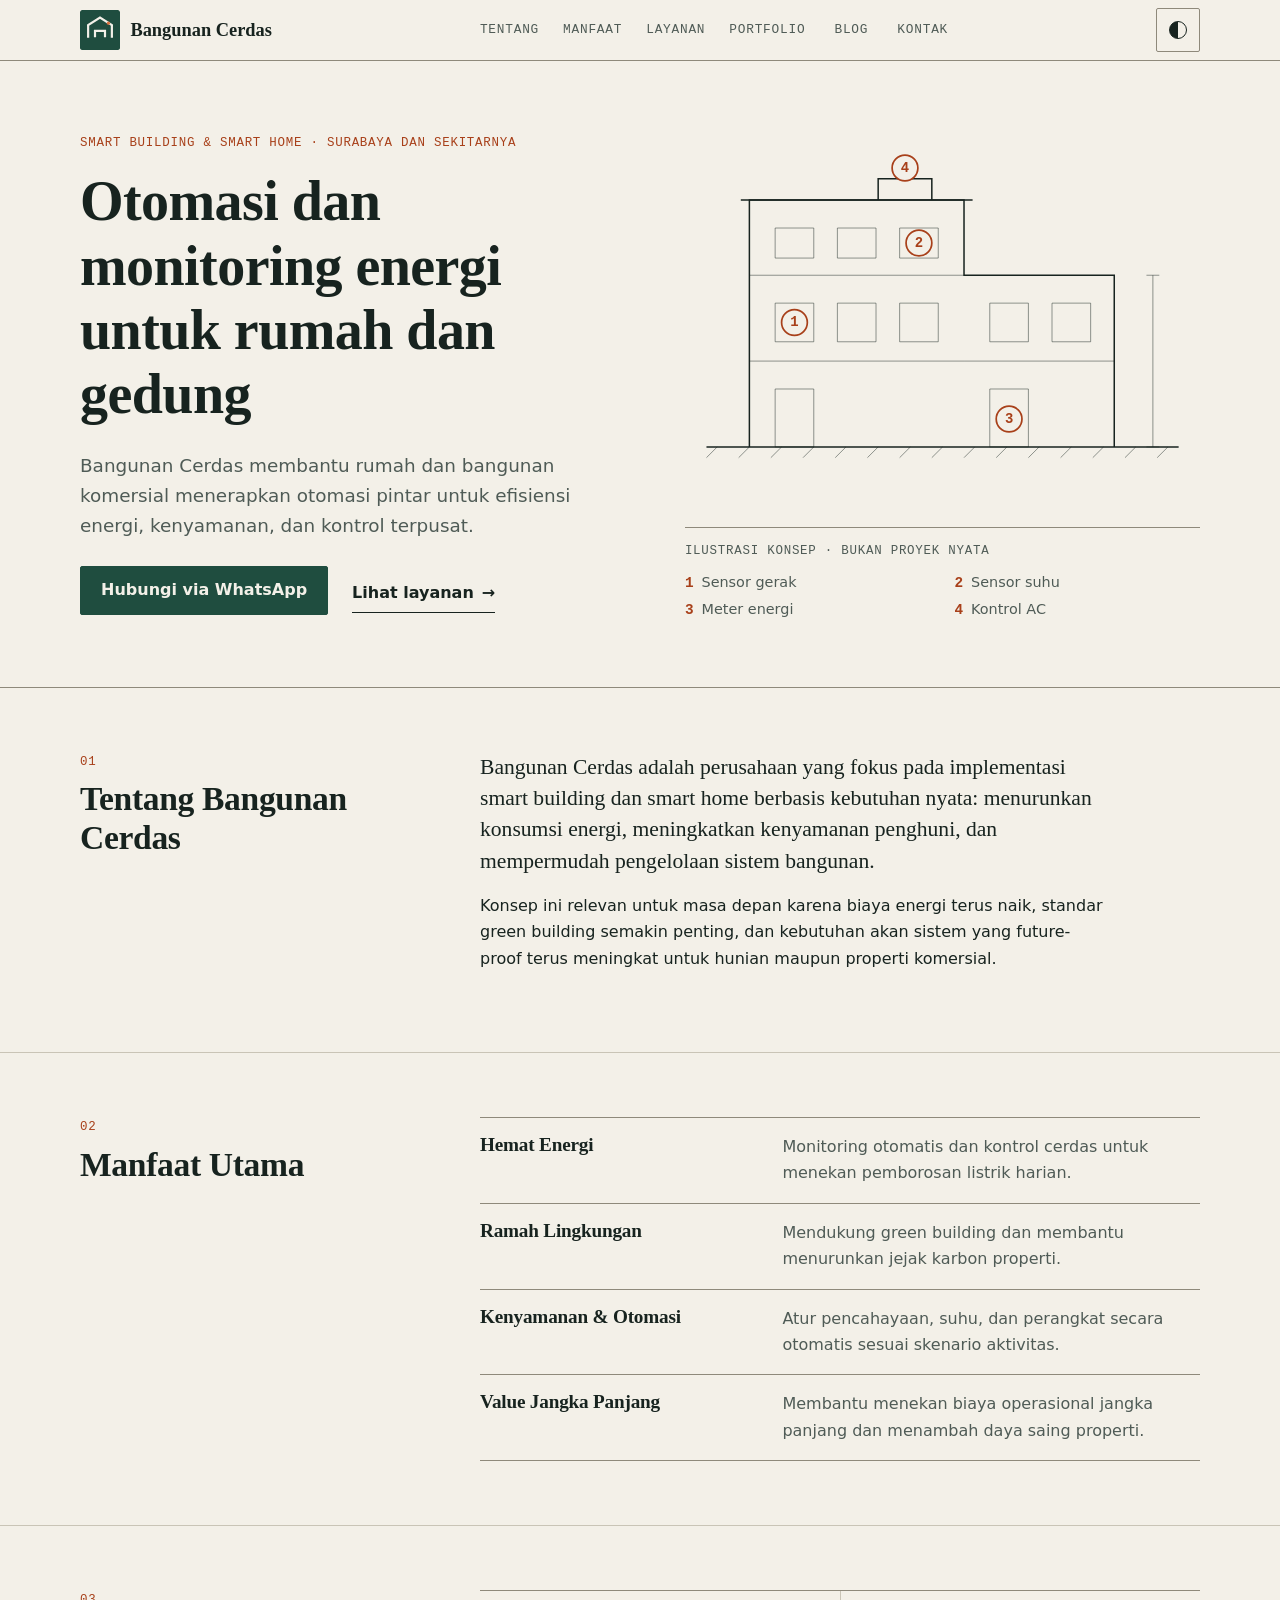
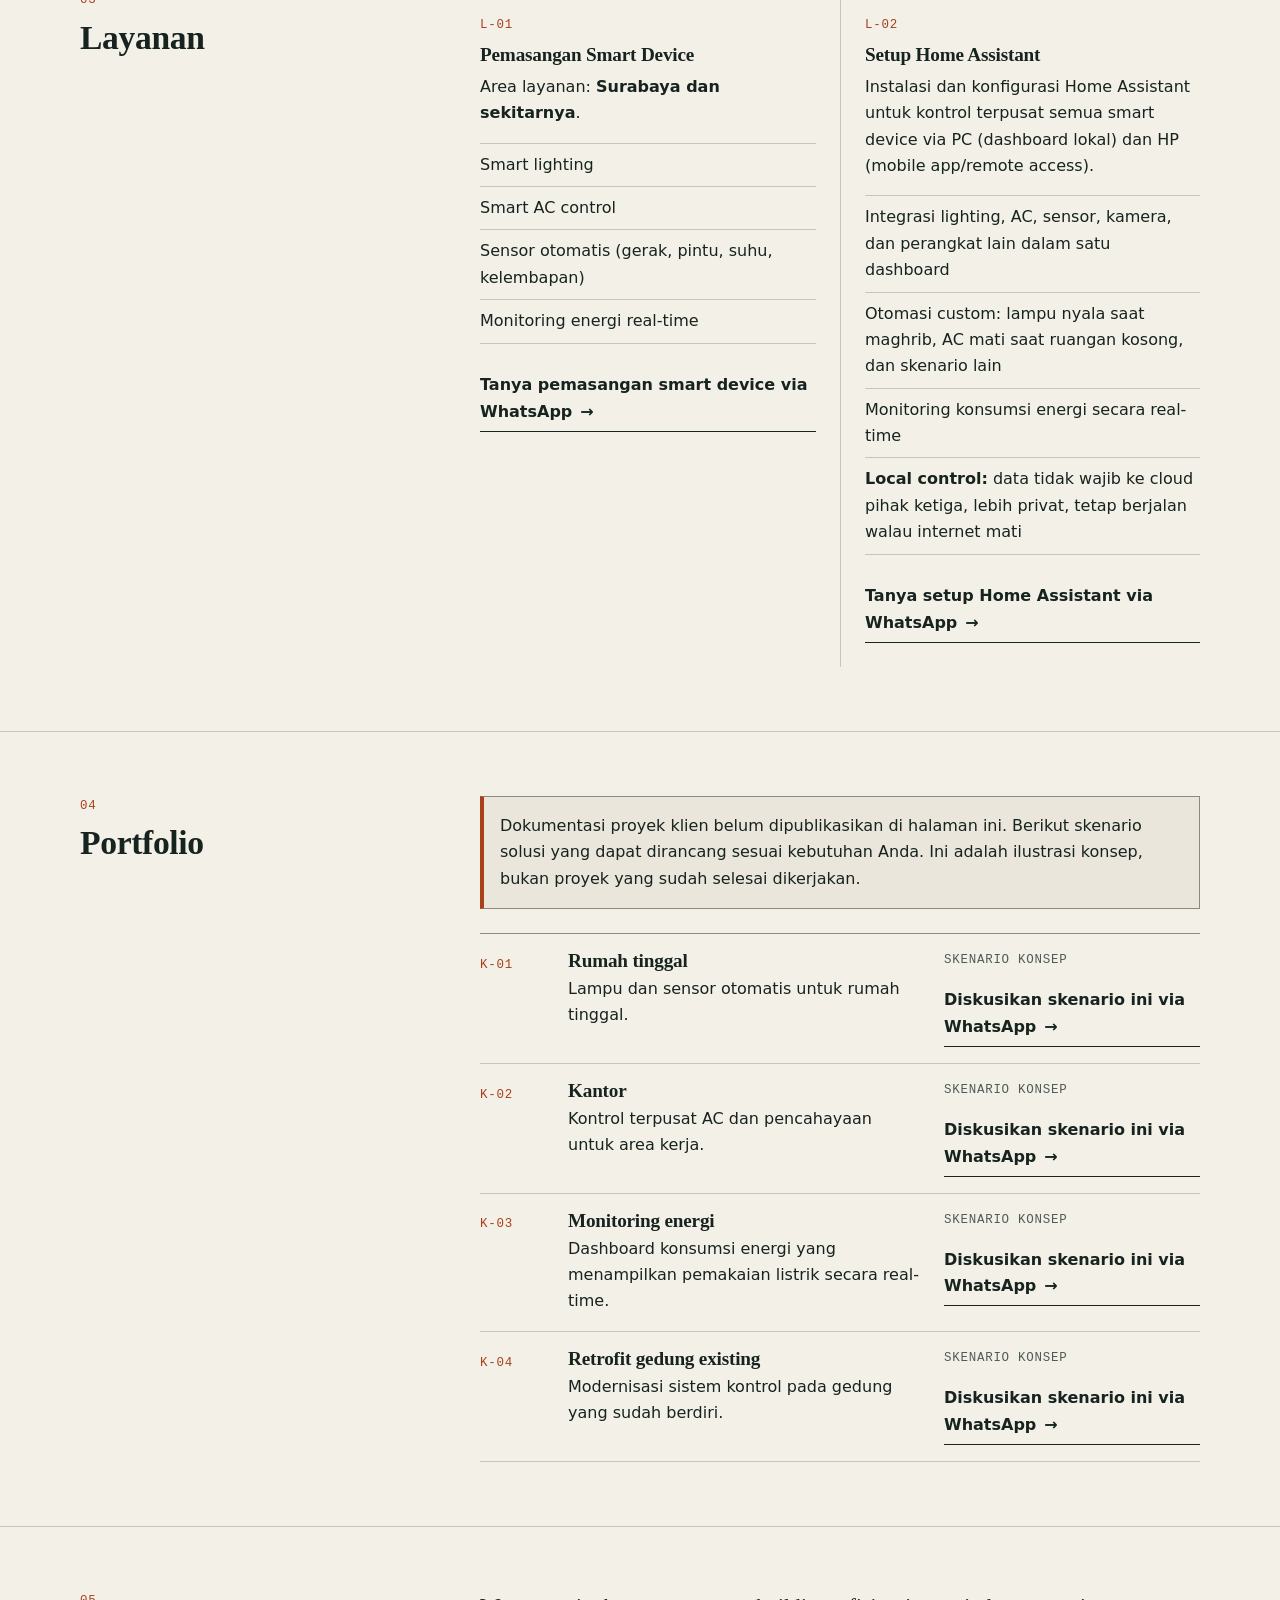
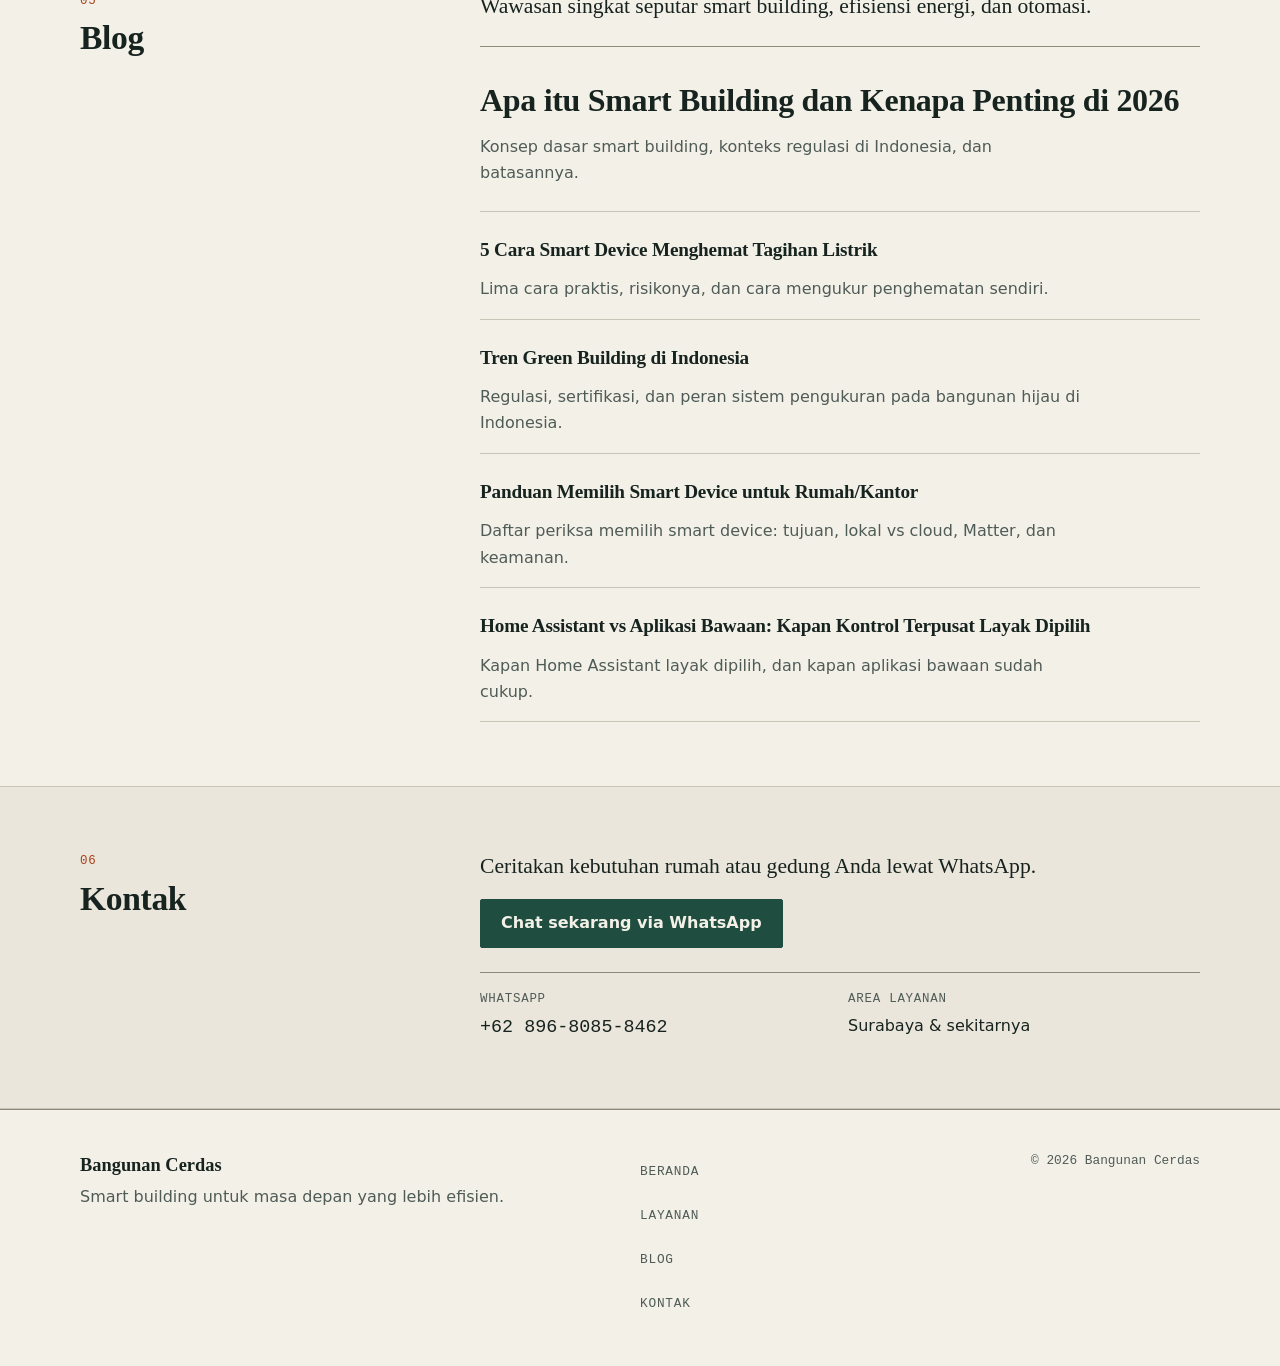
<file: index.html>
<!doctype html>
<html lang="id" class="no-js">
<head>
  <meta charset="UTF-8" />
  <meta name="viewport" content="width=device-width, initial-scale=1.0" />
  <title>Bangunan Cerdas | Smart Building & Smart Home Surabaya</title>
  <meta name="description" content="Bangunan Cerdas membantu rumah dan bangunan di Surabaya lebih hemat energi dengan solusi smart building, smart home, dan Home Assistant." />
  <meta property="og:title" content="Bangunan Cerdas | Smart Building & Smart Home" />
  <meta property="og:description" content="Solusi smart building & smart home fokus efisiensi energi, otomasi, dan sustainability." />
  <meta property="og:type" content="website" />
  <meta property="og:site_name" content="Bangunan Cerdas" />
  <meta property="og:locale" content="id_ID" />
  <meta property="og:url" content="https://bangunancerdas.github.io/" />
  <meta property="og:image" content="https://bangunancerdas.github.io/assets/og-image.png" />
  <meta property="og:image:width" content="1200" />
  <meta property="og:image:height" content="630" />
  <meta property="og:image:alt" content="Logo dan nama Bangunan Cerdas: smart building dan smart home" />
  <meta name="twitter:card" content="summary_large_image" />
  <meta name="theme-color" content="#17231f" />
  <link rel="canonical" href="https://bangunancerdas.github.io/" />
  <link rel="icon" type="image/svg+xml" href="/assets/logo/logo-light.svg" media="(prefers-color-scheme: light)" />
  <link rel="icon" type="image/svg+xml" href="/assets/logo/logo-dark.svg" media="(prefers-color-scheme: dark)" />
  <script>
    (function () {
      var theme = 'light';
      var stored = null;
      try { stored = localStorage.getItem('theme'); } catch (e) {}
      if (stored === 'light' || stored === 'dark') {
        theme = stored;
      } else {
        try { if (window.matchMedia('(prefers-color-scheme: dark)').matches) theme = 'dark'; } catch (e) {}
      }
      document.documentElement.classList.add('theme-' + theme);
      document.documentElement.classList.remove('no-js');
    })();
  </script>
  <link rel="stylesheet" href="/styles.css" />
  <script type="application/ld+json">
  {
    "@context": "https://schema.org",
    "@type": "LocalBusiness",
    "name": "Bangunan Cerdas",
    "url": "https://bangunancerdas.github.io/",
    "image": "https://bangunancerdas.github.io/assets/og-image.png",
    "logo": "https://bangunancerdas.github.io/assets/logo/logo-light.svg",
    "telephone": "+6289680858462",
    "description": "Jasa smart building dan smart home fokus efisiensi energi dan otomasi.",
    "areaServed": "Surabaya dan sekitarnya",
    "serviceType": ["Home Automation Installation", "Smart Building Consultation", "Home Assistant Setup"],
    "sameAs": []
  }
  </script>
</head>
<body>
  <header class="site-header">
    <div class="container nav-wrap">
      <a class="brand" href="#home" aria-label="Beranda Bangunan Cerdas">
        <img class="logo logo-light" src="/assets/logo/logo-light.svg" alt="Logo Bangunan Cerdas" width="40" height="40" loading="eager" />
        <img class="logo logo-dark" src="/assets/logo/logo-dark.svg" alt="Logo Bangunan Cerdas" width="40" height="40" loading="eager" />
        <span>Bangunan Cerdas</span>
      </a>
      <nav aria-label="Navigasi utama">
        <ul>
          <li><a href="#tentang">Tentang</a></li>
          <li><a href="#manfaat">Manfaat</a></li>
          <li><a href="#layanan">Layanan</a></li>
          <li><a href="#portfolio">Portfolio</a></li>
          <li><a href="#blog">Blog</a></li>
          <li><a href="#kontak">Kontak</a></li>
        </ul>
      </nav>
      <button id="theme-toggle" class="btn btn-outline" type="button" aria-label="Ubah mode warna"></button>
    </div>
  </header>

  <main id="home">
    <section class="hero" aria-labelledby="judul-utama">
      <div class="container hero-grid">
        <div class="hero-copy">
          <p class="kicker">Smart building &amp; smart home · Surabaya dan sekitarnya</p>
          <h1 id="judul-utama">Otomasi dan monitoring energi untuk rumah dan gedung</h1>
          <p class="lead">Bangunan Cerdas membantu rumah dan bangunan komersial menerapkan otomasi pintar untuk efisiensi energi, kenyamanan, dan kontrol terpusat.</p>
          <div class="cta-row">
            <a class="btn btn-primary" href="https://wa.me/6289680858462?text=Halo%20Bangunan%20Cerdas%2C%20saya%20ingin%20konsultasi%20tentang%20smart%20home%20atau%20smart%20building." target="_blank" rel="noopener noreferrer" data-track="whatsapp_click" data-cta-id="hero">Hubungi via WhatsApp</a>
            <a class="link-arrow" href="#layanan">Lihat layanan</a>
          </div>
        </div>
        <figure class="drawing">
          <svg viewBox="0 0 480 360" role="img" aria-labelledby="drawing-title drawing-desc">
            <title id="drawing-title">Potongan bangunan dengan empat titik pemantauan dan kontrol</title>
            <desc id="drawing-desc">Gambar garis sebuah gedung bertingkat dengan sayap rendah. Empat titik bernomor menandai sensor gerak, sensor suhu, meter energi, dan kontrol AC.</desc>
            <!-- tanah -->
            <path class="line" d="M20 300H460"/>
            <path class="fine" d="M30 300l-10 10M60 300l-10 10M90 300l-10 10M120 300l-10 10M150 300l-10 10M180 300l-10 10M210 300l-10 10M240 300l-10 10M270 300l-10 10M300 300l-10 10M330 300l-10 10M360 300l-10 10M390 300l-10 10M420 300l-10 10M450 300l-10 10"/>
            <!-- massa utama dan sayap -->
            <path class="line" d="M60 300V70h200v70h140v160"/>
            <path class="line" d="M52 70h216"/>
            <path class="fine" d="M60 140h200M60 220h200M260 220h140"/>
            <!-- jendela -->
            <path class="fine" d="M84 96h36v28H84zM142 96h36v28h-36zM200 96h36v28h-36zM84 166h36v36H84zM142 166h36v36h-36zM200 166h36v36h-36zM84 246h36v54H84zM284 166h36v36h-36zM342 166h36v36h-36zM284 246h36v54h-36z"/>
            <!-- unit atap -->
            <path class="line" d="M180 70V50h50v20"/>
            <!-- garis dimensi -->
            <path class="fine" d="M436 140v160M430 140h12M430 300h12"/>
            <!-- titik anotasi -->
            <g>
              <circle class="node" cx="102" cy="184" r="12"/><text class="node-n" x="102" y="184">1</text>
              <circle class="node" cx="218" cy="110" r="12"/><text class="node-n" x="218" y="110">2</text>
              <circle class="node" cx="302" cy="274" r="12"/><text class="node-n" x="302" y="274">3</text>
              <circle class="node" cx="205" cy="40" r="12"/><text class="node-n" x="205" y="40">4</text>
            </g>
          </svg>
          <figcaption>
            <span class="label">Ilustrasi konsep · bukan proyek nyata</span>
            <ol class="legend">
              <li><b>1</b>Sensor gerak</li>
              <li><b>2</b>Sensor suhu</li>
              <li><b>3</b>Meter energi</li>
              <li><b>4</b>Kontrol AC</li>
            </ol>
          </figcaption>
        </figure>
      </div>
    </section>

    <section id="tentang" class="section">
      <div class="container split">
        <header class="section-head"><p class="label">01</p><h2>Tentang Bangunan Cerdas</h2></header>
        <div class="section-body prose">
          <p class="lead-in">Bangunan Cerdas adalah perusahaan yang fokus pada implementasi smart building dan smart home berbasis kebutuhan nyata: menurunkan konsumsi energi, meningkatkan kenyamanan penghuni, dan mempermudah pengelolaan sistem bangunan.</p>
          <p>Konsep ini relevan untuk masa depan karena biaya energi terus naik, standar green building semakin penting, dan kebutuhan akan sistem yang future-proof terus meningkat untuk hunian maupun properti komersial.</p>
        </div>
      </div>
    </section>

    <section id="manfaat" class="section">
      <div class="container split">
        <header class="section-head"><p class="label">02</p><h2>Manfaat Utama</h2></header>
        <div class="section-body rows">
          <article class="row"><h3>Hemat Energi</h3><p>Monitoring otomatis dan kontrol cerdas untuk menekan pemborosan listrik harian.</p></article>
          <article class="row"><h3>Ramah Lingkungan</h3><p>Mendukung green building dan membantu menurunkan jejak karbon properti.</p></article>
          <article class="row"><h3>Kenyamanan &amp; Otomasi</h3><p>Atur pencahayaan, suhu, dan perangkat secara otomatis sesuai skenario aktivitas.</p></article>
          <article class="row"><h3>Value Jangka Panjang</h3><p>Membantu menekan biaya operasional jangka panjang dan menambah daya saing properti.</p></article>
        </div>
      </div>
    </section>

    <section id="layanan" class="section">
      <div class="container split">
        <header class="section-head"><p class="label">03</p><h2>Layanan</h2></header>
        <div class="section-body services">
          <article class="service">
            <p class="mono code">L-01</p>
            <h3>Pemasangan Smart Device</h3>
            <p>Area layanan: <strong>Surabaya dan sekitarnya</strong>.</p>
            <ul class="spec-list">
              <li>Smart lighting</li>
              <li>Smart AC control</li>
              <li>Sensor otomatis (gerak, pintu, suhu, kelembapan)</li>
              <li>Monitoring energi real-time</li>
            </ul>
            <a class="link-arrow" href="https://wa.me/6289680858462?text=Halo%20Bangunan%20Cerdas%2C%20saya%20ingin%20bertanya%20tentang%20layanan%20pemasangan%20smart%20device." target="_blank" rel="noopener noreferrer" aria-label="Tanya pemasangan smart device via WhatsApp" data-track="service_cta_click" data-cta-id="service-smart-device">Tanya pemasangan smart device via WhatsApp</a>
          </article>
          <article class="service">
            <p class="mono code">L-02</p>
            <h3>Setup Home Assistant</h3>
            <p>Instalasi dan konfigurasi Home Assistant untuk kontrol terpusat semua smart device via PC (dashboard lokal) dan HP (mobile app/remote access).</p>
            <ul class="spec-list">
              <li>Integrasi lighting, AC, sensor, kamera, dan perangkat lain dalam satu dashboard</li>
              <li>Otomasi custom: lampu nyala saat maghrib, AC mati saat ruangan kosong, dan skenario lain</li>
              <li>Monitoring konsumsi energi secara real-time</li>
              <li><strong>Local control:</strong> data tidak wajib ke cloud pihak ketiga, lebih privat, tetap berjalan walau internet mati</li>
            </ul>
            <a class="link-arrow" href="https://wa.me/6289680858462?text=Halo%20Bangunan%20Cerdas%2C%20saya%20ingin%20bertanya%20tentang%20layanan%20setup%20Home%20Assistant." target="_blank" rel="noopener noreferrer" aria-label="Tanya setup Home Assistant via WhatsApp" data-track="service_cta_click" data-cta-id="service-home-assistant">Tanya setup Home Assistant via WhatsApp</a>
          </article>
        </div>
      </div>
    </section>

    <section id="portfolio" class="section">
      <div class="container split">
        <header class="section-head"><p class="label">04</p><h2>Portfolio</h2></header>
        <div class="section-body">
          <p class="notice">Dokumentasi proyek klien belum dipublikasikan di halaman ini. Berikut skenario solusi yang dapat dirancang sesuai kebutuhan Anda. Ini adalah ilustrasi konsep, bukan proyek yang sudah selesai dikerjakan.</p>
          <div class="portfolio-list">
          <article class="portfolio-item" data-kind="concept">
            <p class="mono code">K-01</p>
            <div class="row-main">
              <h3>Rumah tinggal</h3>
              <p>Lampu dan sensor otomatis untuk rumah tinggal.</p>
            </div>
            <div class="row-side">
              <p class="label">Skenario konsep</p>
              <a class="link-arrow" href="https://wa.me/6289680858462?text=Halo%20Bangunan%20Cerdas%2C%20saya%20tertarik%20dengan%20skenario%20solusi%20rumah%20tinggal%3A%20lampu%20dan%20sensor%20otomatis." target="_blank" rel="noopener noreferrer" aria-label="Diskusikan skenario ini via WhatsApp: rumah tinggal" data-track="portfolio_click" data-cta-id="portfolio-rumah-tinggal">Diskusikan skenario ini via WhatsApp</a>
            </div>
          </article>
          <article class="portfolio-item" data-kind="concept">
            <p class="mono code">K-02</p>
            <div class="row-main">
              <h3>Kantor</h3>
              <p>Kontrol terpusat AC dan pencahayaan untuk area kerja.</p>
            </div>
            <div class="row-side">
              <p class="label">Skenario konsep</p>
              <a class="link-arrow" href="https://wa.me/6289680858462?text=Halo%20Bangunan%20Cerdas%2C%20saya%20tertarik%20dengan%20skenario%20solusi%20kantor%3A%20kontrol%20AC%20dan%20pencahayaan%20terpusat." target="_blank" rel="noopener noreferrer" aria-label="Diskusikan skenario ini via WhatsApp: kantor" data-track="portfolio_click" data-cta-id="portfolio-kantor">Diskusikan skenario ini via WhatsApp</a>
            </div>
          </article>
          <article class="portfolio-item" data-kind="concept">
            <p class="mono code">K-03</p>
            <div class="row-main">
              <h3>Monitoring energi</h3>
              <p>Dashboard konsumsi energi yang menampilkan pemakaian listrik secara real-time.</p>
            </div>
            <div class="row-side">
              <p class="label">Skenario konsep</p>
              <a class="link-arrow" href="https://wa.me/6289680858462?text=Halo%20Bangunan%20Cerdas%2C%20saya%20tertarik%20dengan%20skenario%20solusi%20monitoring%20energi." target="_blank" rel="noopener noreferrer" aria-label="Diskusikan skenario ini via WhatsApp: monitoring energi" data-track="portfolio_click" data-cta-id="portfolio-monitoring-energi">Diskusikan skenario ini via WhatsApp</a>
            </div>
          </article>
          <article class="portfolio-item" data-kind="concept">
            <p class="mono code">K-04</p>
            <div class="row-main">
              <h3>Retrofit gedung existing</h3>
              <p>Modernisasi sistem kontrol pada gedung yang sudah berdiri.</p>
            </div>
            <div class="row-side">
              <p class="label">Skenario konsep</p>
              <a class="link-arrow" href="https://wa.me/6289680858462?text=Halo%20Bangunan%20Cerdas%2C%20saya%20tertarik%20dengan%20skenario%20solusi%20retrofit%20sistem%20kontrol%20gedung%20existing." target="_blank" rel="noopener noreferrer" aria-label="Diskusikan skenario ini via WhatsApp: retrofit gedung" data-track="portfolio_click" data-cta-id="portfolio-retrofit">Diskusikan skenario ini via WhatsApp</a>
            </div>
          </article>
          </div>
        </div>
      </div>
    </section>

    <section id="blog" class="section">
      <div class="container split">
        <header class="section-head"><p class="label">05</p><h2>Blog</h2></header>
        <div class="section-body">
          <p class="lead-in">Wawasan singkat seputar smart building, efisiensi energi, dan otomasi.</p>
          <ol class="post-list">
            <li class="post"><h3><a href="/blog/apa-itu-smart-building-dan-kenapa-penting-di-2026.html">Apa itu Smart Building dan Kenapa Penting di 2026</a></h3><p>Konsep dasar smart building, konteks regulasi di Indonesia, dan batasannya.</p></li>
            <li class="post"><h3><a href="/blog/5-cara-smart-device-menghemat-tagihan-listrik.html">5 Cara Smart Device Menghemat Tagihan Listrik</a></h3><p>Lima cara praktis, risikonya, dan cara mengukur penghematan sendiri.</p></li>
            <li class="post"><h3><a href="/blog/tren-green-building-di-indonesia.html">Tren Green Building di Indonesia</a></h3><p>Regulasi, sertifikasi, dan peran sistem pengukuran pada bangunan hijau di Indonesia.</p></li>
            <li class="post"><h3><a href="/blog/panduan-memilih-smart-device-untuk-rumah-kantor.html">Panduan Memilih Smart Device untuk Rumah/Kantor</a></h3><p>Daftar periksa memilih smart device: tujuan, lokal vs cloud, Matter, dan keamanan.</p></li>
            <li class="post"><h3><a href="/blog/home-assistant-vs-aplikasi-bawaan.html">Home Assistant vs Aplikasi Bawaan: Kapan Kontrol Terpusat Layak Dipilih</a></h3><p>Kapan Home Assistant layak dipilih, dan kapan aplikasi bawaan sudah cukup.</p></li>
          </ol>
        </div>
      </div>
    </section>

    <section id="kontak" class="section contact">
      <div class="container split">
        <header class="section-head"><p class="label">06</p><h2>Kontak</h2></header>
        <div class="section-body">
          <p class="lead-in">Ceritakan kebutuhan rumah atau gedung Anda lewat WhatsApp.</p>
          <p><a class="btn btn-primary" href="https://wa.me/6289680858462?text=Halo%20Bangunan%20Cerdas%2C%20saya%20ingin%20berdiskusi%20tentang%20kebutuhan%20smart%20home%20atau%20smart%20building%20saya." target="_blank" rel="noopener noreferrer" aria-label="Chat sekarang via WhatsApp" data-track="whatsapp_click" data-cta-id="contact">Chat sekarang via WhatsApp</a></p>
          <dl class="facts">
            <div><dt class="label">WhatsApp</dt><dd class="mono-num">+62 896-8085-8462</dd></div>
            <div><dt class="label">Area layanan</dt><dd>Surabaya &amp; sekitarnya</dd></div>
          </dl>
        </div>
      </div>
    </section>
  </main>

  <footer class="site-footer">
    <div class="container footer-grid">
      <div>
        <p class="footer-brand">Bangunan Cerdas</p>
        <p class="muted">Smart building untuk masa depan yang lebih efisien.</p>
      </div>
      <nav aria-label="Navigasi footer">
        <ul>
          <li><a href="/">Beranda</a></li>
          <li><a href="/#layanan">Layanan</a></li>
          <li><a href="/#blog">Blog</a></li>
          <li><a href="/#kontak">Kontak</a></li>
        </ul>
      </nav>
      <p class="muted copy">© <span id="year"></span> Bangunan Cerdas</p>
    </div>
  </footer>

  <script src="/script.js" defer></script>
  <script src="/analytics.js" defer></script>
</body>
</html>
</file>
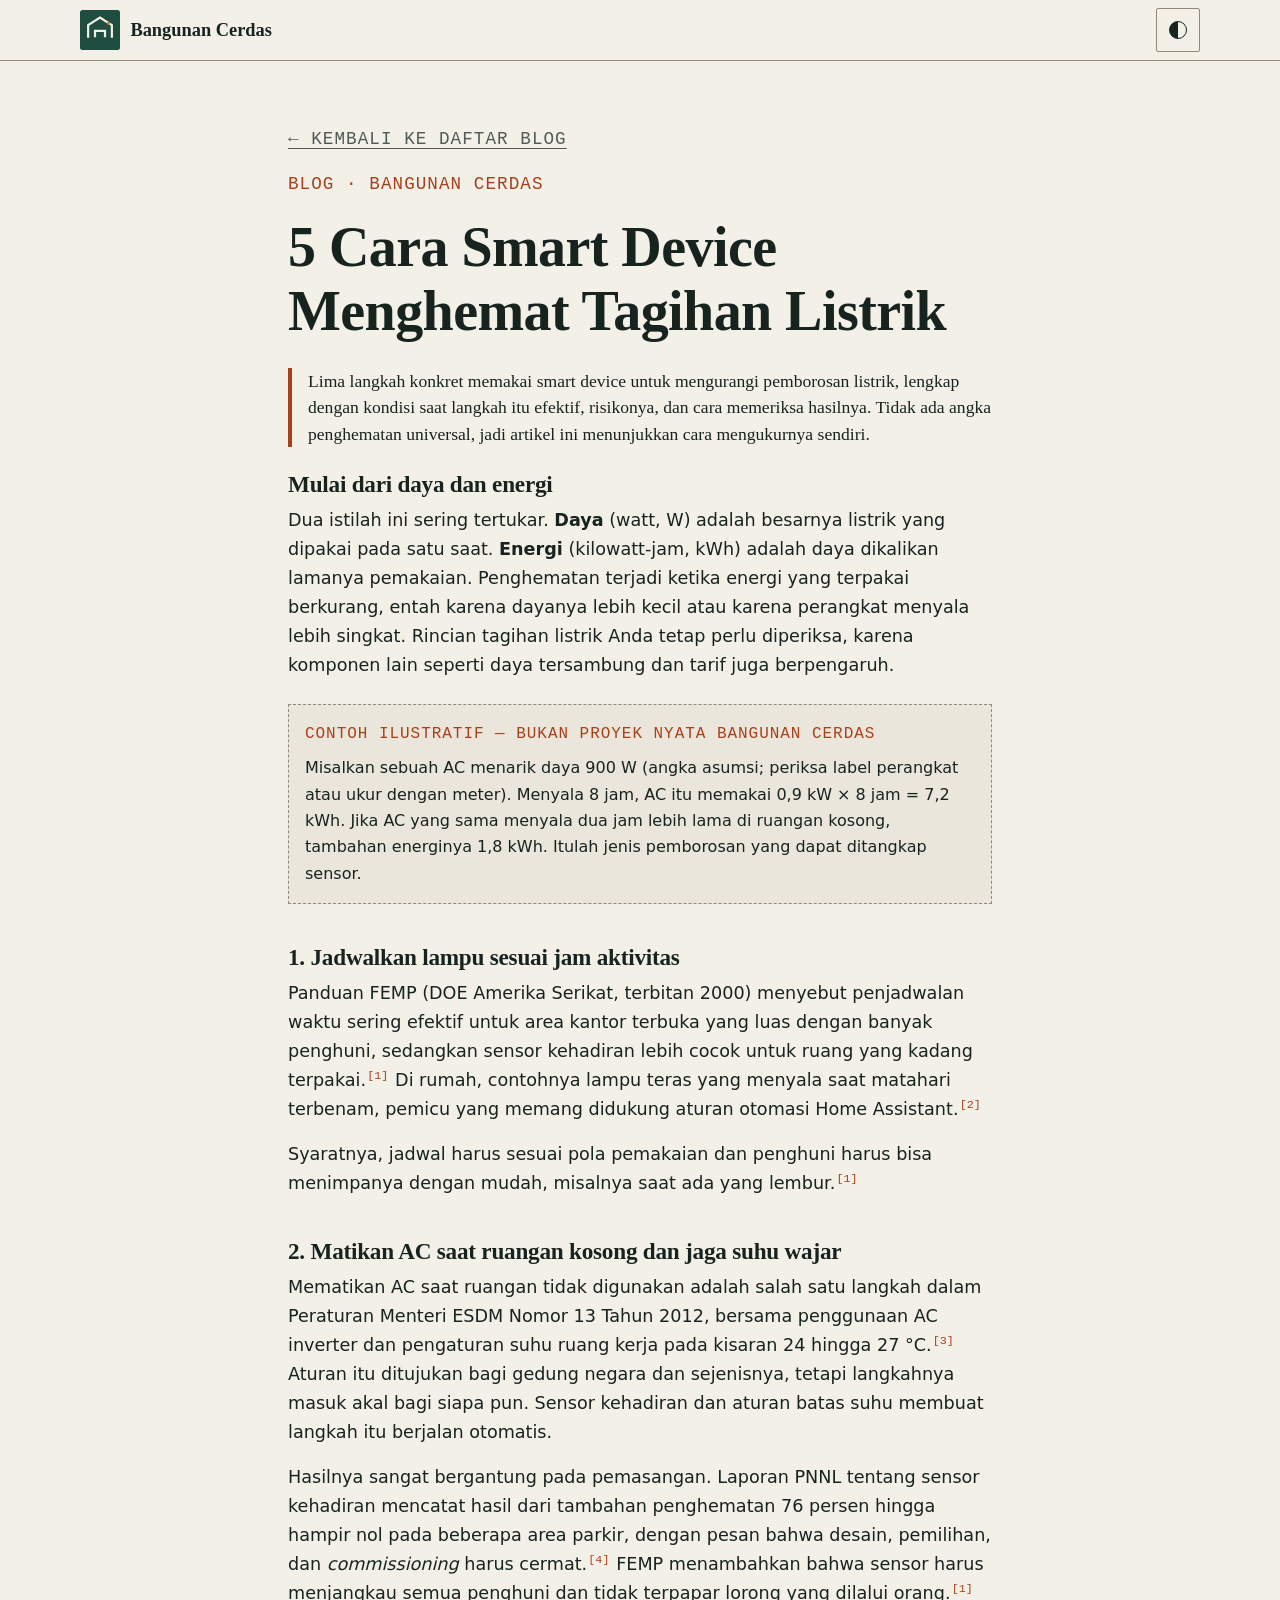
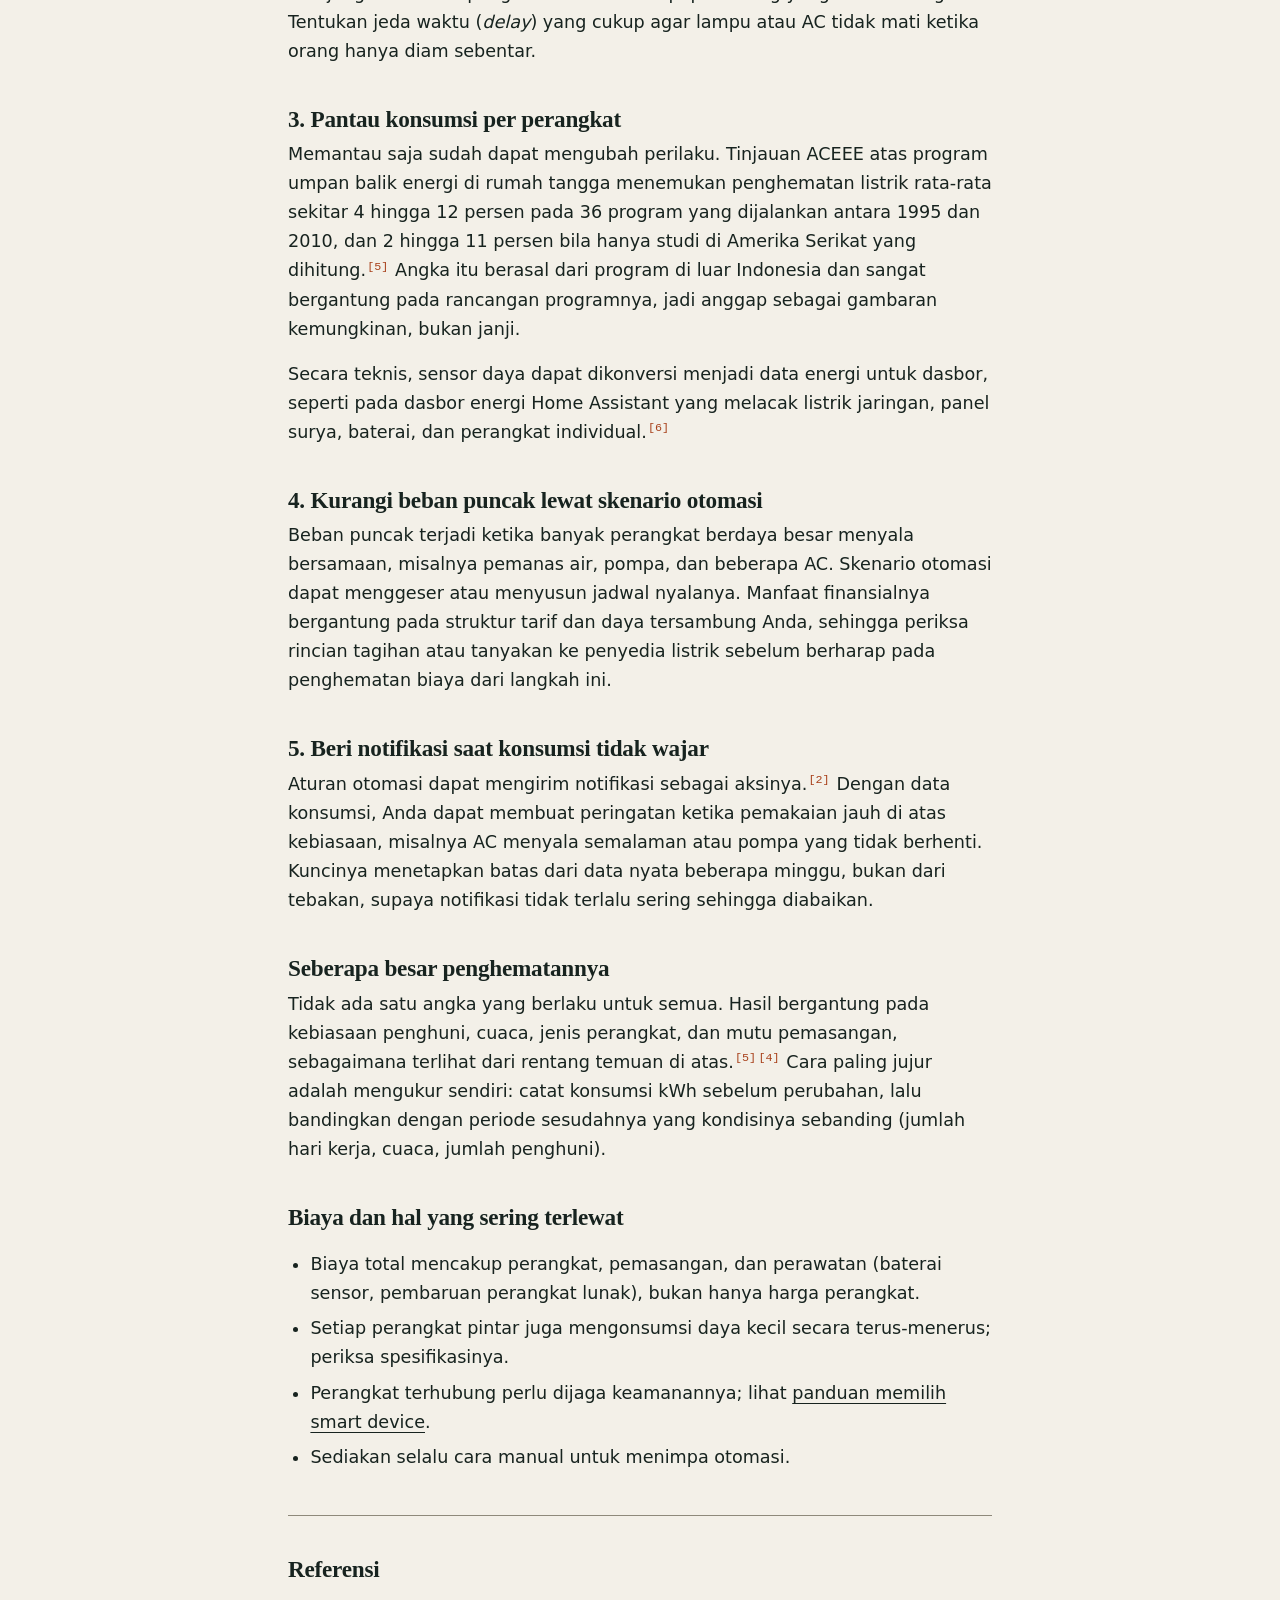
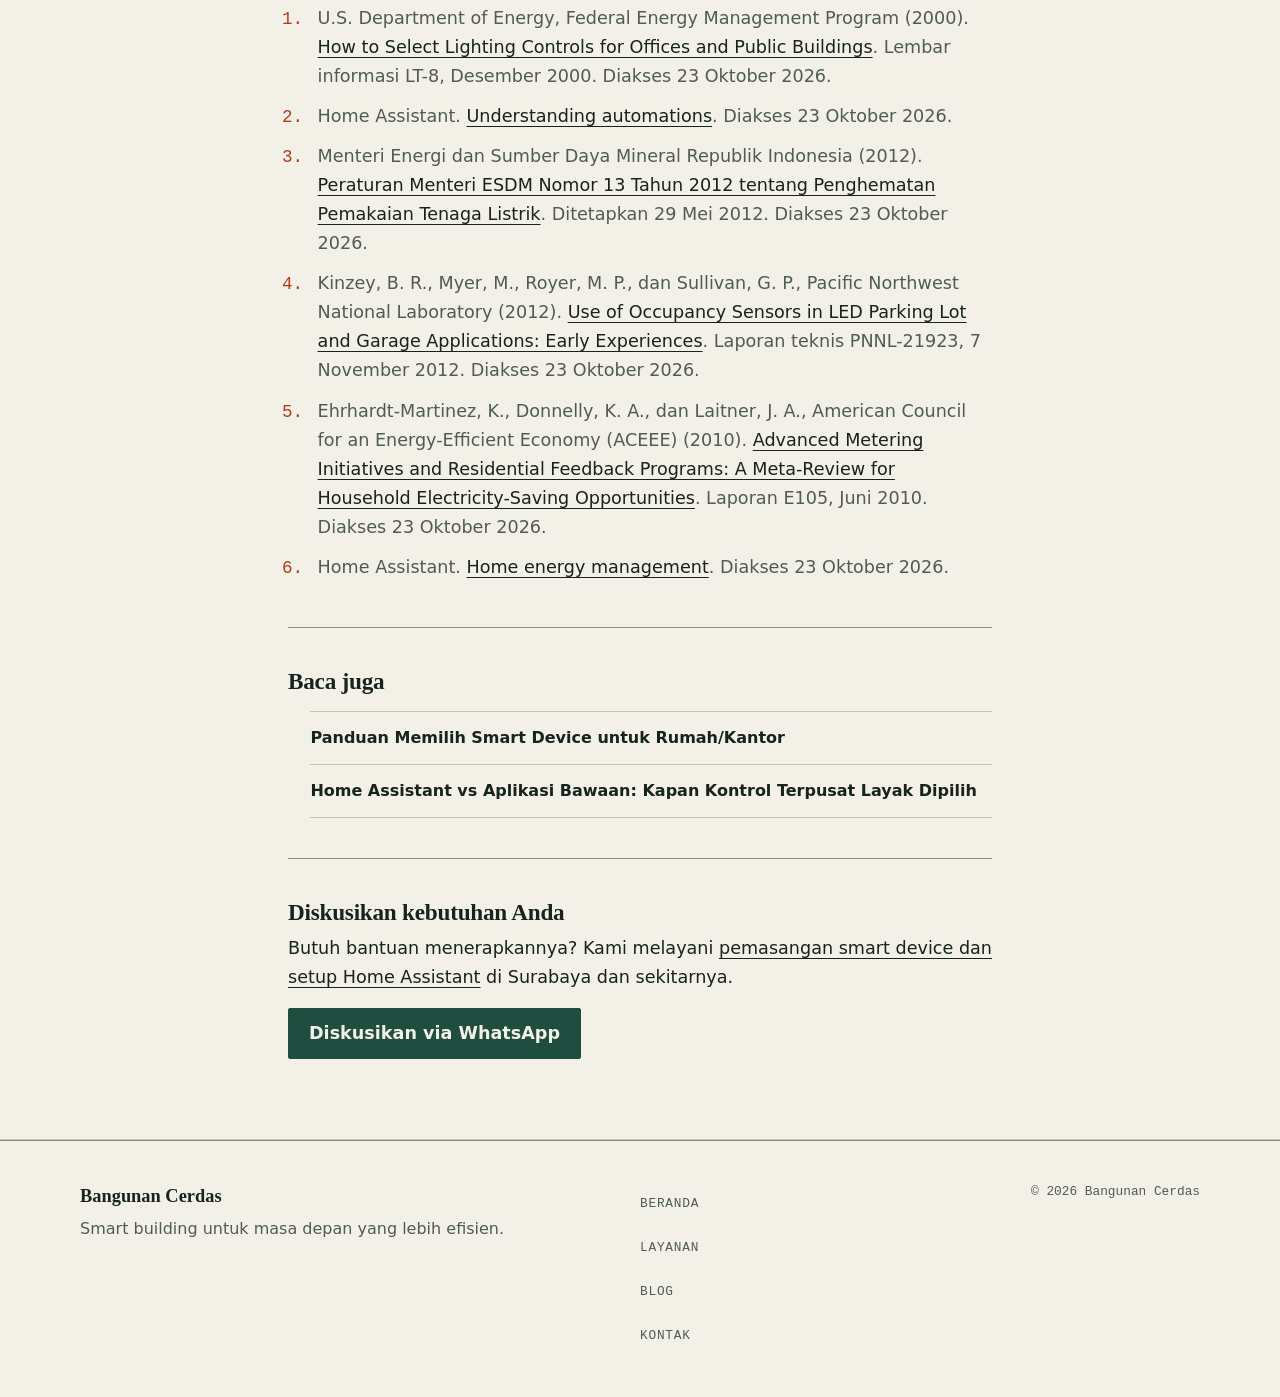
<file: blog/5-cara-smart-device-menghemat-tagihan-listrik.html>
<!doctype html>
<html lang="id" class="no-js">
<head>
  <meta charset="UTF-8" />
  <meta name="viewport" content="width=device-width, initial-scale=1.0" />
  <title>5 Cara Smart Device Menghemat Tagihan Listrik | Bangunan Cerdas</title>
  <meta name="description" content="Lima cara memakai smart device untuk mengurangi pemborosan listrik rumah dan kantor, kapan efektif, dan cara memeriksa hasilnya sendiri." />
  <link rel="canonical" href="https://bangunancerdas.github.io/blog/5-cara-smart-device-menghemat-tagihan-listrik.html" />
  <meta property="og:title" content="5 Cara Smart Device Menghemat Tagihan Listrik" />
  <meta property="og:description" content="Lima cara praktis, risikonya, dan cara mengukur penghematan sendiri." />
  <meta property="og:type" content="article" />
  <meta property="og:url" content="https://bangunancerdas.github.io/blog/5-cara-smart-device-menghemat-tagihan-listrik.html" />
  <meta property="og:site_name" content="Bangunan Cerdas" />
  <meta property="og:locale" content="id_ID" />
  <meta property="og:image" content="https://bangunancerdas.github.io/assets/og-image.png" />
  <meta property="og:image:width" content="1200" />
  <meta property="og:image:height" content="630" />
  <meta property="og:image:alt" content="Logo dan nama Bangunan Cerdas: smart building dan smart home" />
  <meta name="twitter:card" content="summary_large_image" />
  <meta name="theme-color" content="#17231f" />
  <link rel="icon" type="image/svg+xml" href="/assets/logo/logo-light.svg" media="(prefers-color-scheme: light)" />
  <link rel="icon" type="image/svg+xml" href="/assets/logo/logo-dark.svg" media="(prefers-color-scheme: dark)" />
  <script>
    (function () {
      var theme = 'light';
      var stored = null;
      try { stored = localStorage.getItem('theme'); } catch (e) {}
      if (stored === 'light' || stored === 'dark') {
        theme = stored;
      } else {
        try { if (window.matchMedia('(prefers-color-scheme: dark)').matches) theme = 'dark'; } catch (e) {}
      }
      document.documentElement.classList.add('theme-' + theme);
      document.documentElement.classList.remove('no-js');
    })();
  </script>
  <link rel="stylesheet" href="/styles.css" />
  <script type="application/ld+json">
  {
    "@context": "https://schema.org",
    "@type": "BlogPosting",
    "headline": "5 Cara Smart Device Menghemat Tagihan Listrik",
    "description": "Lima cara memakai smart device untuk mengurangi pemborosan listrik rumah dan kantor, kapan efektif, dan cara memeriksa hasilnya sendiri.",
    "inLanguage": "id",
    "url": "https://bangunancerdas.github.io/blog/5-cara-smart-device-menghemat-tagihan-listrik.html",
    "mainEntityOfPage": {
      "@type": "WebPage",
      "@id": "https://bangunancerdas.github.io/blog/5-cara-smart-device-menghemat-tagihan-listrik.html"
    },
    "publisher": {
      "@type": "Organization",
      "name": "Bangunan Cerdas",
      "url": "https://bangunancerdas.github.io/",
      "logo": {
        "@type": "ImageObject",
        "url": "https://bangunancerdas.github.io/assets/logo/logo-light.svg"
      }
    }
  }
  </script>
</head>
<body>
  <header class="site-header">
    <div class="container nav-wrap">
      <a class="brand" href="/" aria-label="Beranda Bangunan Cerdas">
        <img class="logo logo-light" src="/assets/logo/logo-light.svg" alt="Logo Bangunan Cerdas" width="40" height="40" />
        <img class="logo logo-dark" src="/assets/logo/logo-dark.svg" alt="Logo Bangunan Cerdas" width="40" height="40" />
        <span>Bangunan Cerdas</span>
      </a>
      <button id="theme-toggle" class="btn btn-outline" type="button" aria-label="Ubah mode warna"></button>
    </div>
  </header>
  <main class="section">
    <article class="container article" data-track-article>
      <p class="label"><a href="/#blog">← Kembali ke daftar blog</a></p>
      <p class="kicker">Blog · Bangunan Cerdas</p>
      <h1>5 Cara Smart Device Menghemat Tagihan Listrik</h1>
      <p class="summary">Lima langkah konkret memakai smart device untuk mengurangi pemborosan listrik, lengkap dengan kondisi saat langkah itu efektif, risikonya, dan cara memeriksa hasilnya. Tidak ada angka penghematan universal, jadi artikel ini menunjukkan cara mengukurnya sendiri.</p>
      <h2>Mulai dari daya dan energi</h2>
      <p>Dua istilah ini sering tertukar. <strong>Daya</strong> (watt, W) adalah besarnya listrik yang dipakai pada satu saat. <strong>Energi</strong> (kilowatt-jam, kWh) adalah daya dikalikan lamanya pemakaian. Penghematan terjadi ketika energi yang terpakai berkurang, entah karena dayanya lebih kecil atau karena perangkat menyala lebih singkat. Rincian tagihan listrik Anda tetap perlu diperiksa, karena komponen lain seperti daya tersambung dan tarif juga berpengaruh.</p>
      <aside class="illustrative" aria-label="Contoh ilustratif">
        <p class="label">Contoh ilustratif — bukan proyek nyata Bangunan Cerdas</p>
        <p>Misalkan sebuah AC menarik daya 900 W (angka asumsi; periksa label perangkat atau ukur dengan meter). Menyala 8 jam, AC itu memakai 0,9 kW × 8 jam = 7,2 kWh. Jika AC yang sama menyala dua jam lebih lama di ruangan kosong, tambahan energinya 1,8 kWh. Itulah jenis pemborosan yang dapat ditangkap sensor.</p>
      </aside>
      <h2>1. Jadwalkan lampu sesuai jam aktivitas</h2>
      <p>Panduan FEMP (DOE Amerika Serikat, terbitan 2000) menyebut penjadwalan waktu sering efektif untuk area kantor terbuka yang luas dengan banyak penghuni, sedangkan sensor kehadiran lebih cocok untuk ruang yang kadang terpakai.<sup><a class="cite" href="#ref-1" aria-label="Referensi 1">[1]</a></sup> Di rumah, contohnya lampu teras yang menyala saat matahari terbenam, pemicu yang memang didukung aturan otomasi Home Assistant.<sup><a class="cite" href="#ref-2" aria-label="Referensi 2">[2]</a></sup></p>
      <p>Syaratnya, jadwal harus sesuai pola pemakaian dan penghuni harus bisa menimpanya dengan mudah, misalnya saat ada yang lembur.<sup><a class="cite" href="#ref-1" aria-label="Referensi 1">[1]</a></sup></p>
      <h2>2. Matikan AC saat ruangan kosong dan jaga suhu wajar</h2>
      <p>Mematikan AC saat ruangan tidak digunakan adalah salah satu langkah dalam Peraturan Menteri ESDM Nomor 13 Tahun 2012, bersama penggunaan AC inverter dan pengaturan suhu ruang kerja pada kisaran 24 hingga 27 °C.<sup><a class="cite" href="#ref-3" aria-label="Referensi 3">[3]</a></sup> Aturan itu ditujukan bagi gedung negara dan sejenisnya, tetapi langkahnya masuk akal bagi siapa pun. Sensor kehadiran dan aturan batas suhu membuat langkah itu berjalan otomatis.</p>
      <p>Hasilnya sangat bergantung pada pemasangan. Laporan PNNL tentang sensor kehadiran mencatat hasil dari tambahan penghematan 76 persen hingga hampir nol pada beberapa area parkir, dengan pesan bahwa desain, pemilihan, dan <em>commissioning</em> harus cermat.<sup><a class="cite" href="#ref-4" aria-label="Referensi 4">[4]</a></sup> FEMP menambahkan bahwa sensor harus menjangkau semua penghuni dan tidak terpapar lorong yang dilalui orang.<sup><a class="cite" href="#ref-1" aria-label="Referensi 1">[1]</a></sup> Tentukan jeda waktu (<em>delay</em>) yang cukup agar lampu atau AC tidak mati ketika orang hanya diam sebentar.</p>
      <h2>3. Pantau konsumsi per perangkat</h2>
      <p>Memantau saja sudah dapat mengubah perilaku. Tinjauan ACEEE atas program umpan balik energi di rumah tangga menemukan penghematan listrik rata-rata sekitar 4 hingga 12 persen pada 36 program yang dijalankan antara 1995 dan 2010, dan 2 hingga 11 persen bila hanya studi di Amerika Serikat yang dihitung.<sup><a class="cite" href="#ref-5" aria-label="Referensi 5">[5]</a></sup> Angka itu berasal dari program di luar Indonesia dan sangat bergantung pada rancangan programnya, jadi anggap sebagai gambaran kemungkinan, bukan janji.</p>
      <p>Secara teknis, sensor daya dapat dikonversi menjadi data energi untuk dasbor, seperti pada dasbor energi Home Assistant yang melacak listrik jaringan, panel surya, baterai, dan perangkat individual.<sup><a class="cite" href="#ref-6" aria-label="Referensi 6">[6]</a></sup></p>
      <h2>4. Kurangi beban puncak lewat skenario otomasi</h2>
      <p>Beban puncak terjadi ketika banyak perangkat berdaya besar menyala bersamaan, misalnya pemanas air, pompa, dan beberapa AC. Skenario otomasi dapat menggeser atau menyusun jadwal nyalanya. Manfaat finansialnya bergantung pada struktur tarif dan daya tersambung Anda, sehingga periksa rincian tagihan atau tanyakan ke penyedia listrik sebelum berharap pada penghematan biaya dari langkah ini.</p>
      <h2>5. Beri notifikasi saat konsumsi tidak wajar</h2>
      <p>Aturan otomasi dapat mengirim notifikasi sebagai aksinya.<sup><a class="cite" href="#ref-2" aria-label="Referensi 2">[2]</a></sup> Dengan data konsumsi, Anda dapat membuat peringatan ketika pemakaian jauh di atas kebiasaan, misalnya AC menyala semalaman atau pompa yang tidak berhenti. Kuncinya menetapkan batas dari data nyata beberapa minggu, bukan dari tebakan, supaya notifikasi tidak terlalu sering sehingga diabaikan.</p>
      <h2>Seberapa besar penghematannya</h2>
      <p>Tidak ada satu angka yang berlaku untuk semua. Hasil bergantung pada kebiasaan penghuni, cuaca, jenis perangkat, dan mutu pemasangan, sebagaimana terlihat dari rentang temuan di atas.<sup><a class="cite" href="#ref-5" aria-label="Referensi 5">[5]</a></sup><sup><a class="cite" href="#ref-4" aria-label="Referensi 4">[4]</a></sup> Cara paling jujur adalah mengukur sendiri: catat konsumsi kWh sebelum perubahan, lalu bandingkan dengan periode sesudahnya yang kondisinya sebanding (jumlah hari kerja, cuaca, jumlah penghuni).</p>
      <h2>Biaya dan hal yang sering terlewat</h2>
      <ul>
        <li>Biaya total mencakup perangkat, pemasangan, dan perawatan (baterai sensor, pembaruan perangkat lunak), bukan hanya harga perangkat.</li>
        <li>Setiap perangkat pintar juga mengonsumsi daya kecil secara terus-menerus; periksa spesifikasinya.</li>
        <li>Perangkat terhubung perlu dijaga keamanannya; lihat <a href="/blog/panduan-memilih-smart-device-untuk-rumah-kantor.html">panduan memilih smart device</a>.</li>
        <li>Sediakan selalu cara manual untuk menimpa otomasi.</li>
      </ul>
      <section class="references" aria-labelledby="referensi">
        <h2 id="referensi">Referensi</h2>
        <ol>
          <li id="ref-1">U.S. Department of Energy, Federal Energy Management Program (2000). <a href="https://www.energy.gov/sites/prod/files/2013/10/f3/light_controls.pdf" target="_blank" rel="noopener noreferrer">How to Select Lighting Controls for Offices and Public Buildings</a>. Lembar informasi LT-8, Desember 2000. Diakses 23 Oktober 2026.</li>
          <li id="ref-2">Home Assistant. <a href="https://www.home-assistant.io/docs/automation/basics/" target="_blank" rel="noopener noreferrer">Understanding automations</a>. Diakses 23 Oktober 2026.</li>
          <li id="ref-3">Menteri Energi dan Sumber Daya Mineral Republik Indonesia (2012). <a href="https://jdih.esdm.go.id/storage/document/Permen%20ESDM%2013%202012.pdf" target="_blank" rel="noopener noreferrer">Peraturan Menteri ESDM Nomor 13 Tahun 2012 tentang Penghematan Pemakaian Tenaga Listrik</a>. Ditetapkan 29 Mei 2012. Diakses 23 Oktober 2026.</li>
          <li id="ref-4">Kinzey, B. R., Myer, M., Royer, M. P., dan Sullivan, G. P., Pacific Northwest National Laboratory (2012). <a href="https://www.osti.gov/biblio/1057365" target="_blank" rel="noopener noreferrer">Use of Occupancy Sensors in LED Parking Lot and Garage Applications: Early Experiences</a>. Laporan teknis PNNL-21923, 7 November 2012. Diakses 23 Oktober 2026.</li>
          <li id="ref-5">Ehrhardt-Martinez, K., Donnelly, K. A., dan Laitner, J. A., American Council for an Energy-Efficient Economy (ACEEE) (2010). <a href="https://www.aceee.org/research-report/e105" target="_blank" rel="noopener noreferrer">Advanced Metering Initiatives and Residential Feedback Programs: A Meta-Review for Household Electricity-Saving Opportunities</a>. Laporan E105, Juni 2010. Diakses 23 Oktober 2026.</li>
          <li id="ref-6">Home Assistant. <a href="https://www.home-assistant.io/docs/energy/" target="_blank" rel="noopener noreferrer">Home energy management</a>. Diakses 23 Oktober 2026.</li>
        </ol>
      </section>
      <section class="article-more" aria-labelledby="baca-juga">
        <h2 id="baca-juga">Baca juga</h2>
        <ul class="spec-list">
          <li><a href="/blog/panduan-memilih-smart-device-untuk-rumah-kantor.html">Panduan Memilih Smart Device untuk Rumah/Kantor</a></li>
          <li><a href="/blog/home-assistant-vs-aplikasi-bawaan.html">Home Assistant vs Aplikasi Bawaan: Kapan Kontrol Terpusat Layak Dipilih</a></li>
        </ul>
      </section>
      <section class="article-cta" aria-labelledby="diskusi">
        <h2 id="diskusi">Diskusikan kebutuhan Anda</h2>
        <p>Butuh bantuan menerapkannya? Kami melayani <a href="/#layanan">pemasangan smart device dan setup Home Assistant</a> di Surabaya dan sekitarnya.</p>
        <p><a class="btn btn-primary" href="https://wa.me/6289680858462?text=Halo%20Bangunan%20Cerdas%2C%20saya%20membaca%20artikel%20%225%20Cara%20Smart%20Device%20Menghemat%20Tagihan%20Listrik%22%20dan%20ingin%20berdiskusi%20tentang%20kebutuhan%20saya." target="_blank" rel="noopener noreferrer" data-track="whatsapp_click" data-cta-id="article-footer">Diskusikan via WhatsApp</a></p>
      </section>
    </article>
  </main>
  <footer class="site-footer">
    <div class="container footer-grid">
      <div>
        <p class="footer-brand">Bangunan Cerdas</p>
        <p class="muted">Smart building untuk masa depan yang lebih efisien.</p>
      </div>
      <nav aria-label="Navigasi footer">
        <ul>
          <li><a href="/">Beranda</a></li>
          <li><a href="/#layanan">Layanan</a></li>
          <li><a href="/#blog">Blog</a></li>
          <li><a href="/#kontak">Kontak</a></li>
        </ul>
      </nav>
      <p class="muted copy">© <span id="year"></span> Bangunan Cerdas</p>
    </div>
  </footer>
  <script src="/script.js" defer></script>
  <script src="/analytics.js" defer></script>
</body>
</html>
</file>
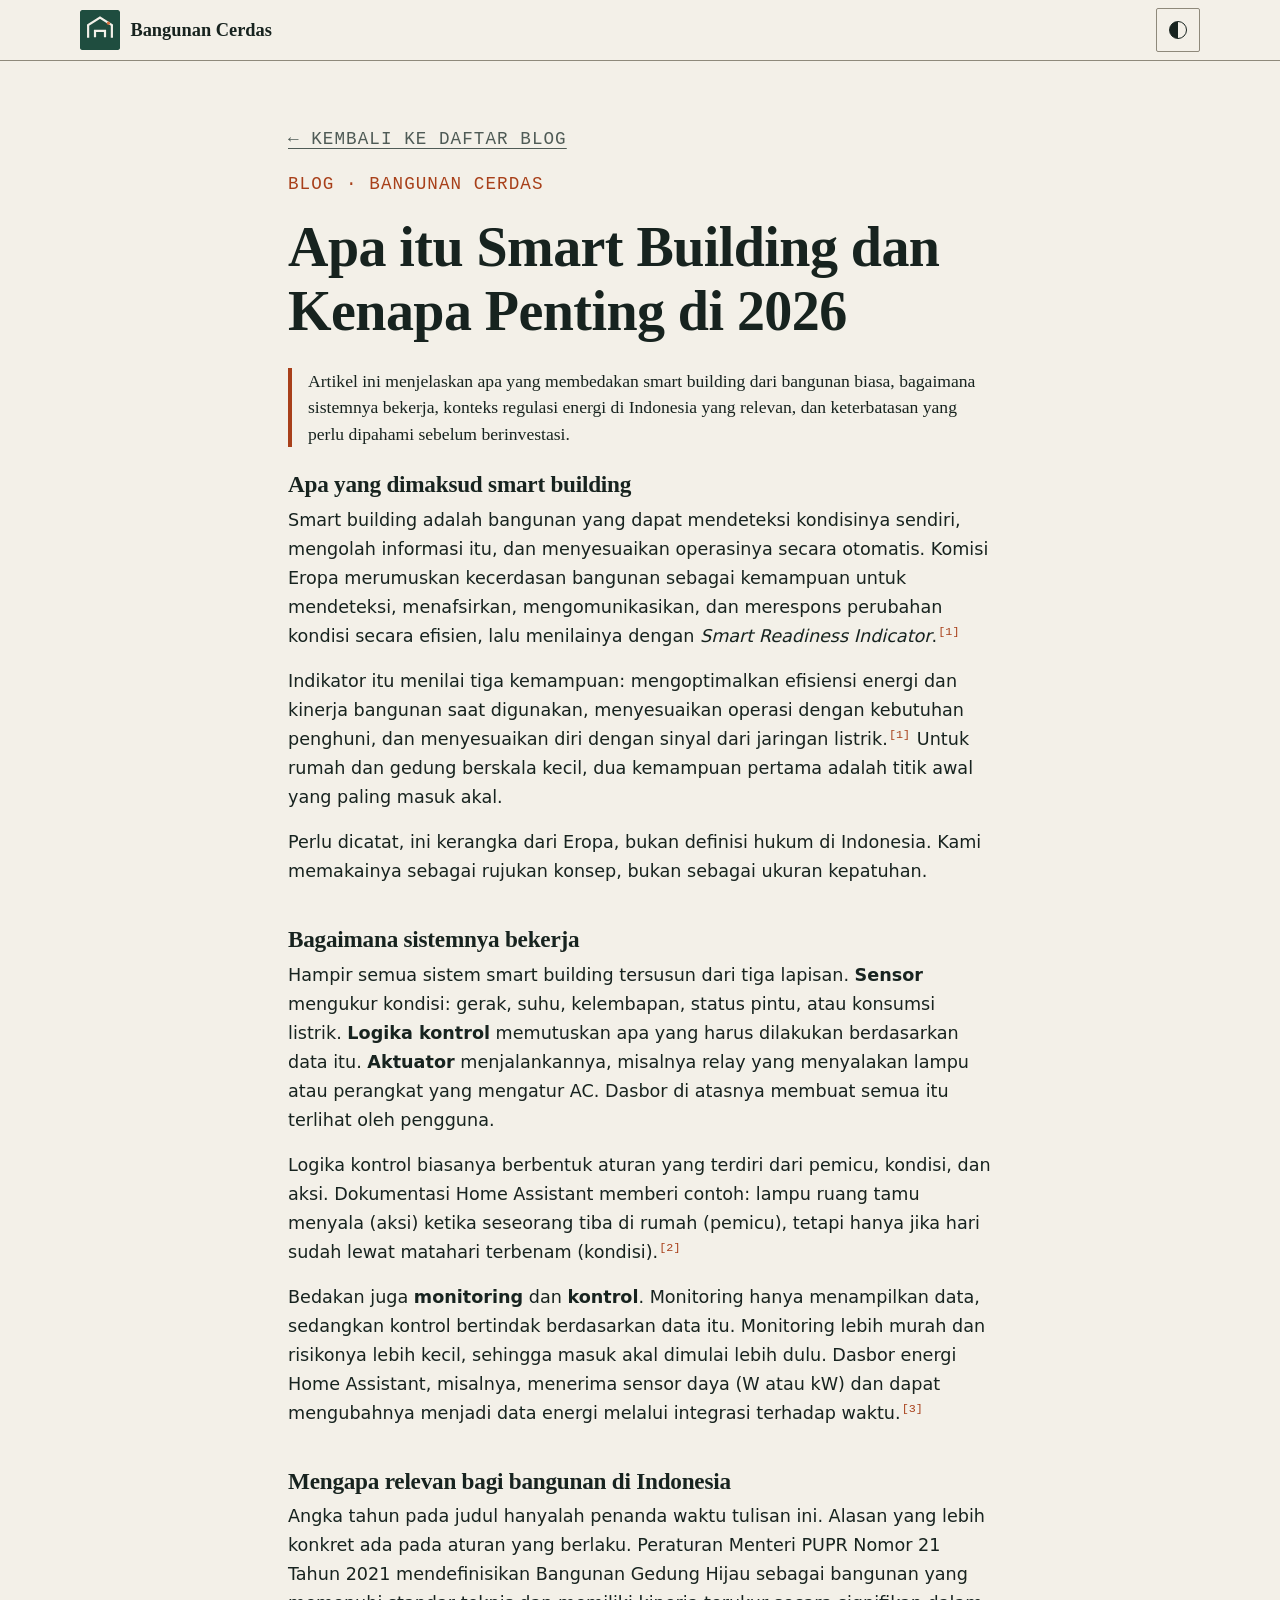
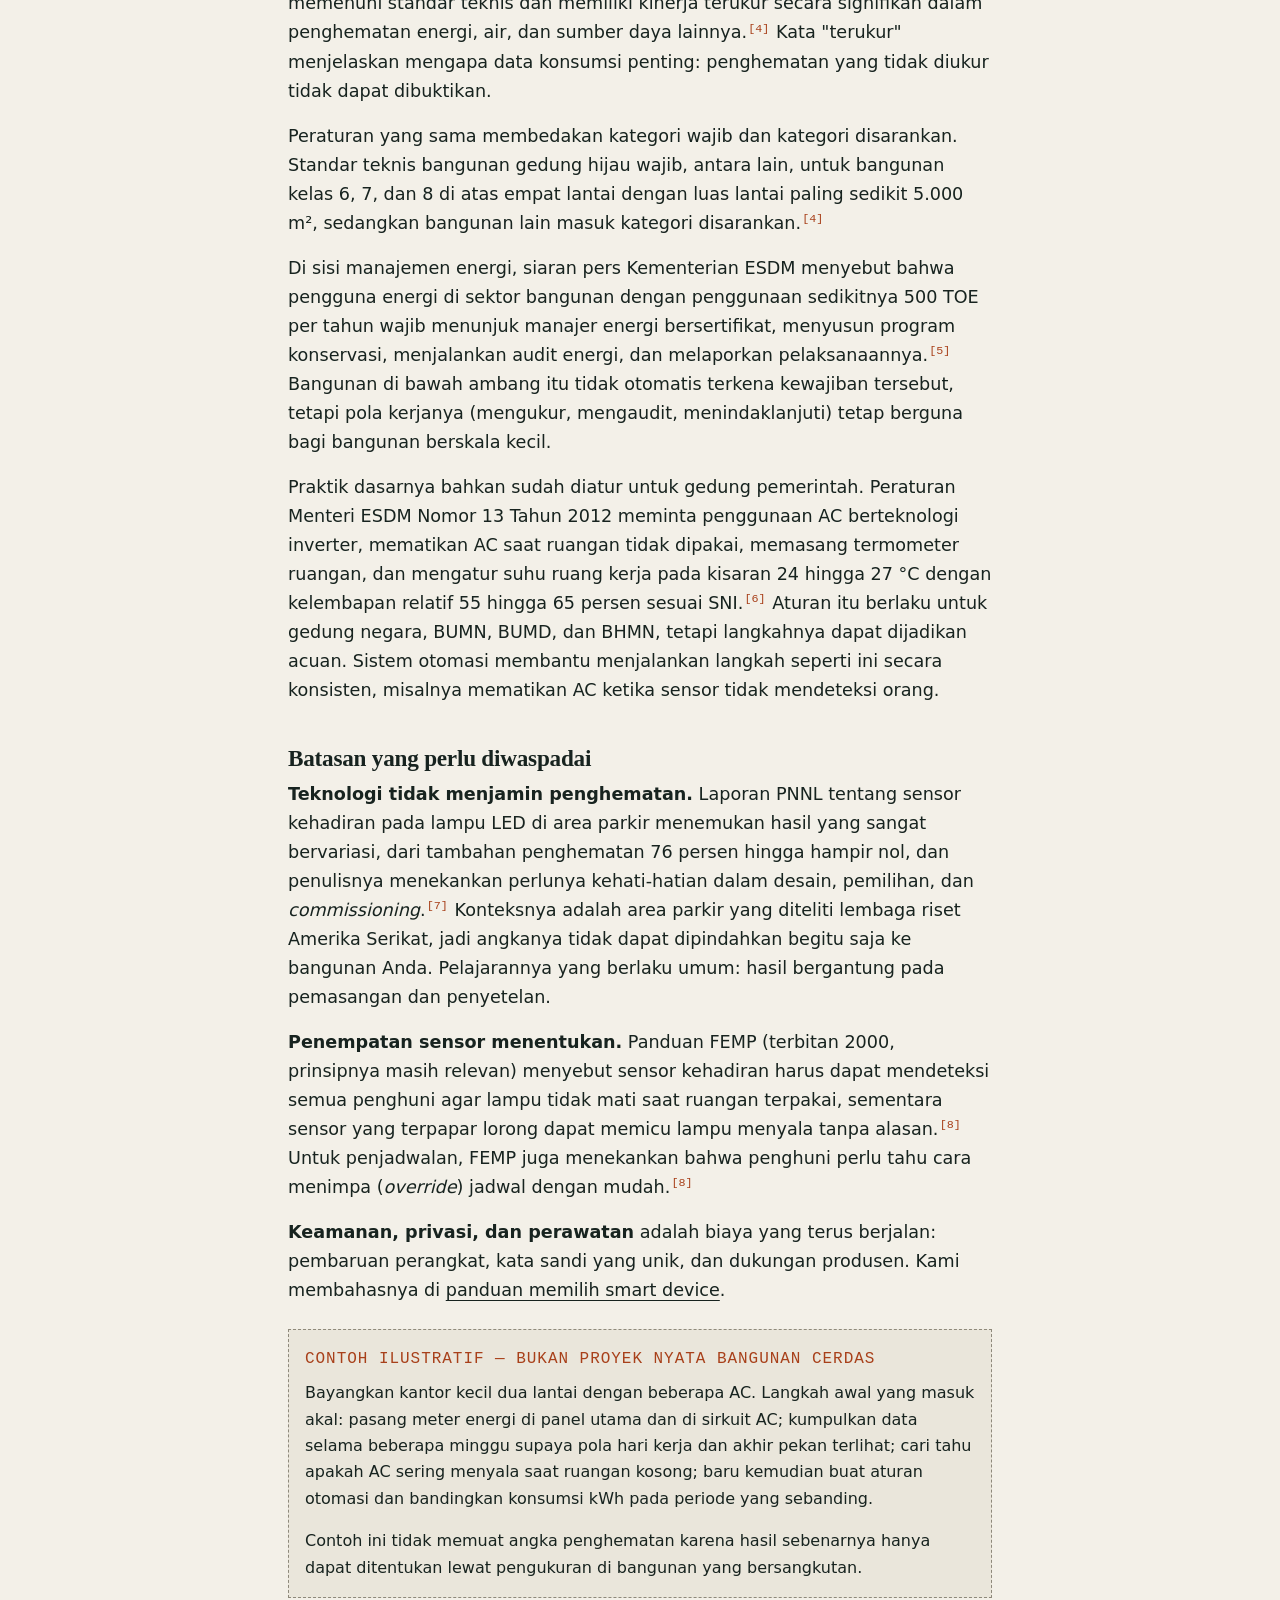
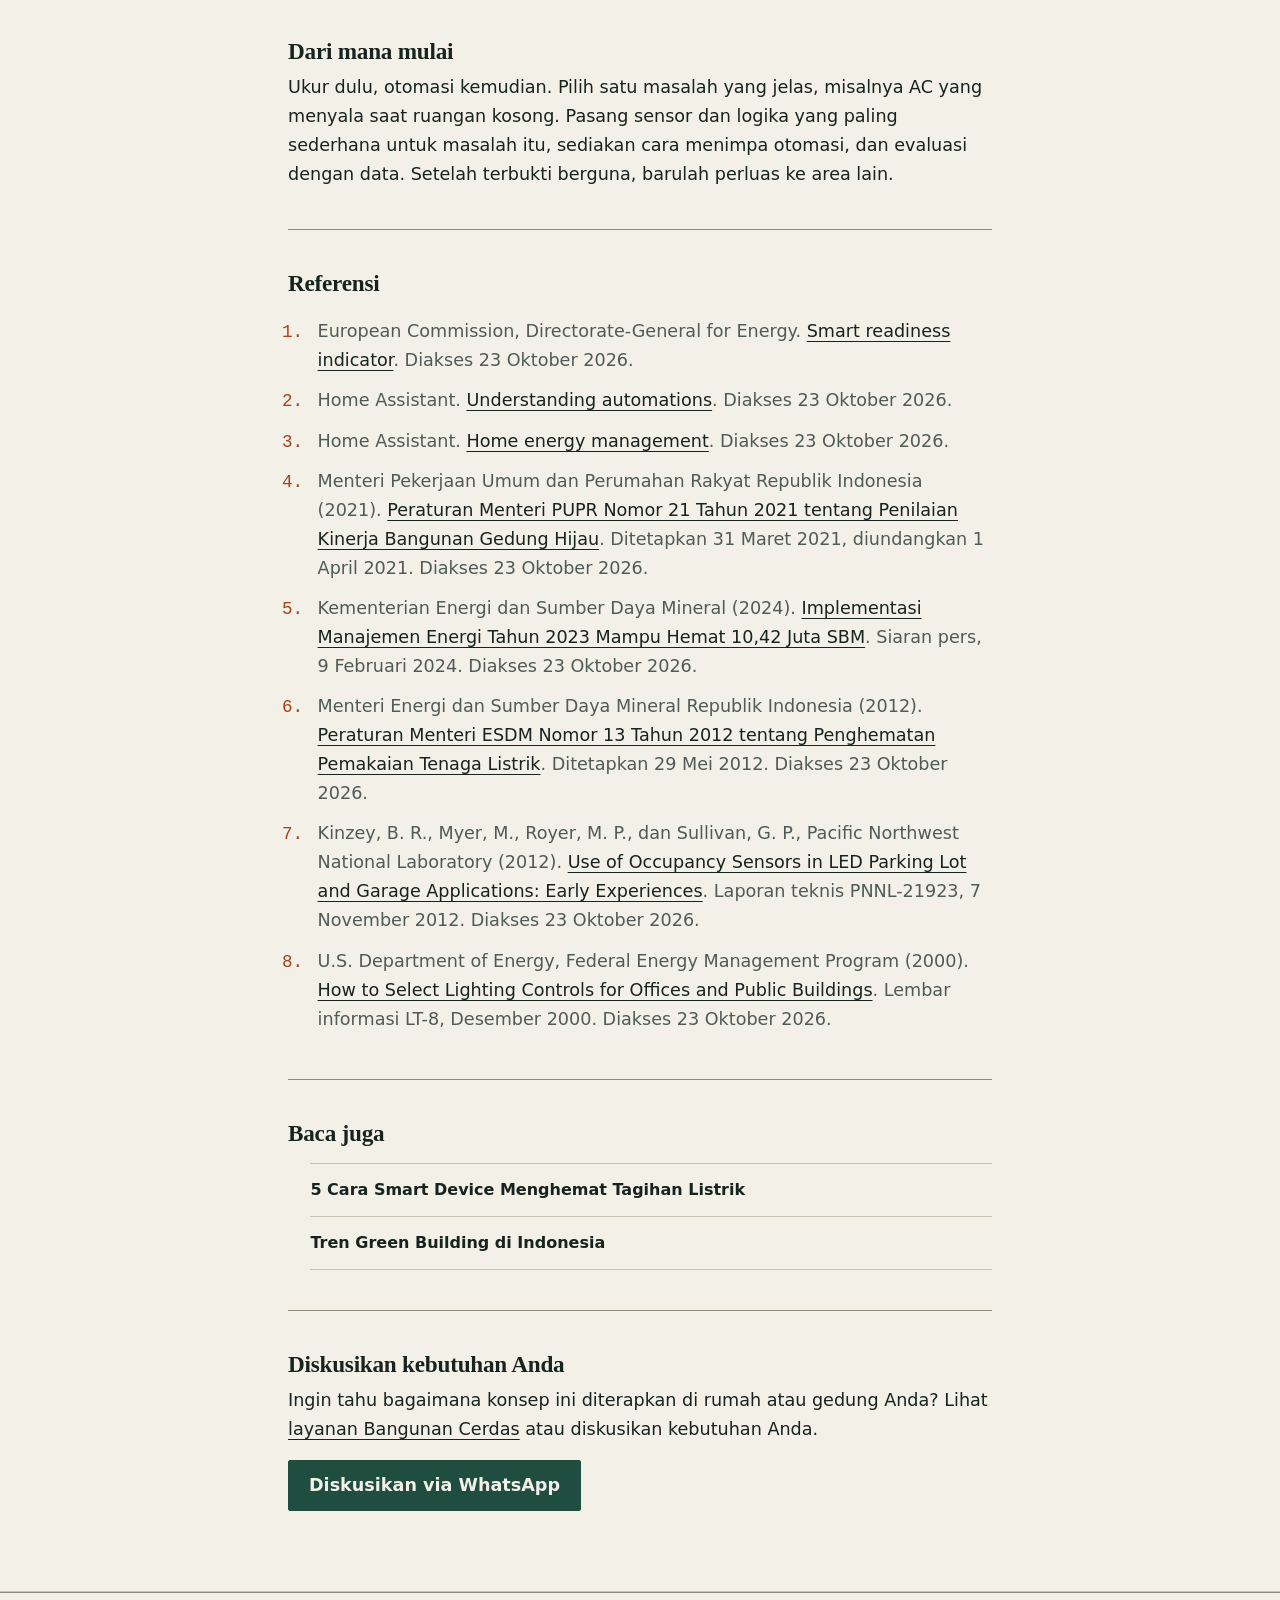
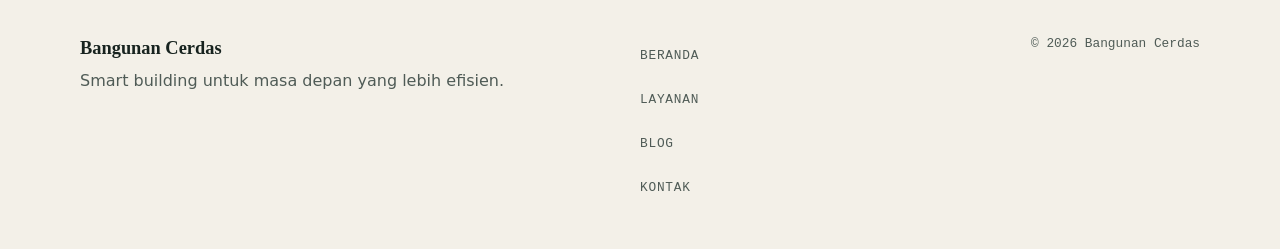
<file: blog/apa-itu-smart-building-dan-kenapa-penting-di-2026.html>
<!doctype html>
<html lang="id" class="no-js">
<head>
  <meta charset="UTF-8" />
  <meta name="viewport" content="width=device-width, initial-scale=1.0" />
  <title>Apa itu Smart Building dan Kenapa Penting di 2026 | Bangunan Cerdas</title>
  <meta name="description" content="Memahami konsep smart building, cara kerjanya, konteks regulasi energi di Indonesia, serta batasan yang perlu diketahui sebelum berinvestasi." />
  <link rel="canonical" href="https://bangunancerdas.github.io/blog/apa-itu-smart-building-dan-kenapa-penting-di-2026.html" />
  <meta property="og:title" content="Apa itu Smart Building dan Kenapa Penting di 2026" />
  <meta property="og:description" content="Konsep dasar smart building, konteks regulasi di Indonesia, dan batasannya." />
  <meta property="og:type" content="article" />
  <meta property="og:url" content="https://bangunancerdas.github.io/blog/apa-itu-smart-building-dan-kenapa-penting-di-2026.html" />
  <meta property="og:site_name" content="Bangunan Cerdas" />
  <meta property="og:locale" content="id_ID" />
  <meta property="og:image" content="https://bangunancerdas.github.io/assets/og-image.png" />
  <meta property="og:image:width" content="1200" />
  <meta property="og:image:height" content="630" />
  <meta property="og:image:alt" content="Logo dan nama Bangunan Cerdas: smart building dan smart home" />
  <meta name="twitter:card" content="summary_large_image" />
  <meta name="theme-color" content="#17231f" />
  <link rel="icon" type="image/svg+xml" href="/assets/logo/logo-light.svg" media="(prefers-color-scheme: light)" />
  <link rel="icon" type="image/svg+xml" href="/assets/logo/logo-dark.svg" media="(prefers-color-scheme: dark)" />
  <script>
    (function () {
      var theme = 'light';
      var stored = null;
      try { stored = localStorage.getItem('theme'); } catch (e) {}
      if (stored === 'light' || stored === 'dark') {
        theme = stored;
      } else {
        try { if (window.matchMedia('(prefers-color-scheme: dark)').matches) theme = 'dark'; } catch (e) {}
      }
      document.documentElement.classList.add('theme-' + theme);
      document.documentElement.classList.remove('no-js');
    })();
  </script>
  <link rel="stylesheet" href="/styles.css" />
  <script type="application/ld+json">
  {
    "@context": "https://schema.org",
    "@type": "BlogPosting",
    "headline": "Apa itu Smart Building dan Kenapa Penting di 2026",
    "description": "Memahami konsep smart building, cara kerjanya, konteks regulasi energi di Indonesia, serta batasan yang perlu diketahui sebelum berinvestasi.",
    "inLanguage": "id",
    "url": "https://bangunancerdas.github.io/blog/apa-itu-smart-building-dan-kenapa-penting-di-2026.html",
    "mainEntityOfPage": {
      "@type": "WebPage",
      "@id": "https://bangunancerdas.github.io/blog/apa-itu-smart-building-dan-kenapa-penting-di-2026.html"
    },
    "publisher": {
      "@type": "Organization",
      "name": "Bangunan Cerdas",
      "url": "https://bangunancerdas.github.io/",
      "logo": {
        "@type": "ImageObject",
        "url": "https://bangunancerdas.github.io/assets/logo/logo-light.svg"
      }
    }
  }
  </script>
</head>
<body>
  <header class="site-header">
    <div class="container nav-wrap">
      <a class="brand" href="/" aria-label="Beranda Bangunan Cerdas">
        <img class="logo logo-light" src="/assets/logo/logo-light.svg" alt="Logo Bangunan Cerdas" width="40" height="40" />
        <img class="logo logo-dark" src="/assets/logo/logo-dark.svg" alt="Logo Bangunan Cerdas" width="40" height="40" />
        <span>Bangunan Cerdas</span>
      </a>
      <button id="theme-toggle" class="btn btn-outline" type="button" aria-label="Ubah mode warna"></button>
    </div>
  </header>
  <main class="section">
    <article class="container article" data-track-article>
      <p class="label"><a href="/#blog">← Kembali ke daftar blog</a></p>
      <p class="kicker">Blog · Bangunan Cerdas</p>
      <h1>Apa itu Smart Building dan Kenapa Penting di 2026</h1>
      <p class="summary">Artikel ini menjelaskan apa yang membedakan smart building dari bangunan biasa, bagaimana sistemnya bekerja, konteks regulasi energi di Indonesia yang relevan, dan keterbatasan yang perlu dipahami sebelum berinvestasi.</p>
      <h2>Apa yang dimaksud smart building</h2>
      <p>Smart building adalah bangunan yang dapat mendeteksi kondisinya sendiri, mengolah informasi itu, dan menyesuaikan operasinya secara otomatis. Komisi Eropa merumuskan kecerdasan bangunan sebagai kemampuan untuk mendeteksi, menafsirkan, mengomunikasikan, dan merespons perubahan kondisi secara efisien, lalu menilainya dengan <em>Smart Readiness Indicator</em>.<sup><a class="cite" href="#ref-1" aria-label="Referensi 1">[1]</a></sup></p>
      <p>Indikator itu menilai tiga kemampuan: mengoptimalkan efisiensi energi dan kinerja bangunan saat digunakan, menyesuaikan operasi dengan kebutuhan penghuni, dan menyesuaikan diri dengan sinyal dari jaringan listrik.<sup><a class="cite" href="#ref-1" aria-label="Referensi 1">[1]</a></sup> Untuk rumah dan gedung berskala kecil, dua kemampuan pertama adalah titik awal yang paling masuk akal.</p>
      <p>Perlu dicatat, ini kerangka dari Eropa, bukan definisi hukum di Indonesia. Kami memakainya sebagai rujukan konsep, bukan sebagai ukuran kepatuhan.</p>
      <h2>Bagaimana sistemnya bekerja</h2>
      <p>Hampir semua sistem smart building tersusun dari tiga lapisan. <strong>Sensor</strong> mengukur kondisi: gerak, suhu, kelembapan, status pintu, atau konsumsi listrik. <strong>Logika kontrol</strong> memutuskan apa yang harus dilakukan berdasarkan data itu. <strong>Aktuator</strong> menjalankannya, misalnya relay yang menyalakan lampu atau perangkat yang mengatur AC. Dasbor di atasnya membuat semua itu terlihat oleh pengguna.</p>
      <p>Logika kontrol biasanya berbentuk aturan yang terdiri dari pemicu, kondisi, dan aksi. Dokumentasi Home Assistant memberi contoh: lampu ruang tamu menyala (aksi) ketika seseorang tiba di rumah (pemicu), tetapi hanya jika hari sudah lewat matahari terbenam (kondisi).<sup><a class="cite" href="#ref-2" aria-label="Referensi 2">[2]</a></sup></p>
      <p>Bedakan juga <strong>monitoring</strong> dan <strong>kontrol</strong>. Monitoring hanya menampilkan data, sedangkan kontrol bertindak berdasarkan data itu. Monitoring lebih murah dan risikonya lebih kecil, sehingga masuk akal dimulai lebih dulu. Dasbor energi Home Assistant, misalnya, menerima sensor daya (W atau kW) dan dapat mengubahnya menjadi data energi melalui integrasi terhadap waktu.<sup><a class="cite" href="#ref-3" aria-label="Referensi 3">[3]</a></sup></p>
      <h2>Mengapa relevan bagi bangunan di Indonesia</h2>
      <p>Angka tahun pada judul hanyalah penanda waktu tulisan ini. Alasan yang lebih konkret ada pada aturan yang berlaku. Peraturan Menteri PUPR Nomor 21 Tahun 2021 mendefinisikan Bangunan Gedung Hijau sebagai bangunan yang memenuhi standar teknis dan memiliki kinerja terukur secara signifikan dalam penghematan energi, air, dan sumber daya lainnya.<sup><a class="cite" href="#ref-4" aria-label="Referensi 4">[4]</a></sup> Kata "terukur" menjelaskan mengapa data konsumsi penting: penghematan yang tidak diukur tidak dapat dibuktikan.</p>
      <p>Peraturan yang sama membedakan kategori wajib dan kategori disarankan. Standar teknis bangunan gedung hijau wajib, antara lain, untuk bangunan kelas 6, 7, dan 8 di atas empat lantai dengan luas lantai paling sedikit 5.000 m², sedangkan bangunan lain masuk kategori disarankan.<sup><a class="cite" href="#ref-4" aria-label="Referensi 4">[4]</a></sup></p>
      <p>Di sisi manajemen energi, siaran pers Kementerian ESDM menyebut bahwa pengguna energi di sektor bangunan dengan penggunaan sedikitnya 500 TOE per tahun wajib menunjuk manajer energi bersertifikat, menyusun program konservasi, menjalankan audit energi, dan melaporkan pelaksanaannya.<sup><a class="cite" href="#ref-5" aria-label="Referensi 5">[5]</a></sup> Bangunan di bawah ambang itu tidak otomatis terkena kewajiban tersebut, tetapi pola kerjanya (mengukur, mengaudit, menindaklanjuti) tetap berguna bagi bangunan berskala kecil.</p>
      <p>Praktik dasarnya bahkan sudah diatur untuk gedung pemerintah. Peraturan Menteri ESDM Nomor 13 Tahun 2012 meminta penggunaan AC berteknologi inverter, mematikan AC saat ruangan tidak dipakai, memasang termometer ruangan, dan mengatur suhu ruang kerja pada kisaran 24 hingga 27 °C dengan kelembapan relatif 55 hingga 65 persen sesuai SNI.<sup><a class="cite" href="#ref-6" aria-label="Referensi 6">[6]</a></sup> Aturan itu berlaku untuk gedung negara, BUMN, BUMD, dan BHMN, tetapi langkahnya dapat dijadikan acuan. Sistem otomasi membantu menjalankan langkah seperti ini secara konsisten, misalnya mematikan AC ketika sensor tidak mendeteksi orang.</p>
      <h2>Batasan yang perlu diwaspadai</h2>
      <p><strong>Teknologi tidak menjamin penghematan.</strong> Laporan PNNL tentang sensor kehadiran pada lampu LED di area parkir menemukan hasil yang sangat bervariasi, dari tambahan penghematan 76 persen hingga hampir nol, dan penulisnya menekankan perlunya kehati-hatian dalam desain, pemilihan, dan <em>commissioning</em>.<sup><a class="cite" href="#ref-7" aria-label="Referensi 7">[7]</a></sup> Konteksnya adalah area parkir yang diteliti lembaga riset Amerika Serikat, jadi angkanya tidak dapat dipindahkan begitu saja ke bangunan Anda. Pelajarannya yang berlaku umum: hasil bergantung pada pemasangan dan penyetelan.</p>
      <p><strong>Penempatan sensor menentukan.</strong> Panduan FEMP (terbitan 2000, prinsipnya masih relevan) menyebut sensor kehadiran harus dapat mendeteksi semua penghuni agar lampu tidak mati saat ruangan terpakai, sementara sensor yang terpapar lorong dapat memicu lampu menyala tanpa alasan.<sup><a class="cite" href="#ref-8" aria-label="Referensi 8">[8]</a></sup> Untuk penjadwalan, FEMP juga menekankan bahwa penghuni perlu tahu cara menimpa (<em>override</em>) jadwal dengan mudah.<sup><a class="cite" href="#ref-8" aria-label="Referensi 8">[8]</a></sup></p>
      <p><strong>Keamanan, privasi, dan perawatan</strong> adalah biaya yang terus berjalan: pembaruan perangkat, kata sandi yang unik, dan dukungan produsen. Kami membahasnya di <a href="/blog/panduan-memilih-smart-device-untuk-rumah-kantor.html">panduan memilih smart device</a>.</p>
      <aside class="illustrative" aria-label="Contoh ilustratif">
        <p class="label">Contoh ilustratif — bukan proyek nyata Bangunan Cerdas</p>
        <p>Bayangkan kantor kecil dua lantai dengan beberapa AC. Langkah awal yang masuk akal: pasang meter energi di panel utama dan di sirkuit AC; kumpulkan data selama beberapa minggu supaya pola hari kerja dan akhir pekan terlihat; cari tahu apakah AC sering menyala saat ruangan kosong; baru kemudian buat aturan otomasi dan bandingkan konsumsi kWh pada periode yang sebanding.</p>
        <p>Contoh ini tidak memuat angka penghematan karena hasil sebenarnya hanya dapat ditentukan lewat pengukuran di bangunan yang bersangkutan.</p>
      </aside>
      <h2>Dari mana mulai</h2>
      <p>Ukur dulu, otomasi kemudian. Pilih satu masalah yang jelas, misalnya AC yang menyala saat ruangan kosong. Pasang sensor dan logika yang paling sederhana untuk masalah itu, sediakan cara menimpa otomasi, dan evaluasi dengan data. Setelah terbukti berguna, barulah perluas ke area lain.</p>
      <section class="references" aria-labelledby="referensi">
        <h2 id="referensi">Referensi</h2>
        <ol>
          <li id="ref-1">European Commission, Directorate-General for Energy. <a href="https://energy.ec.europa.eu/topics/energy-efficiency/energy-efficient-buildings/smart-readiness-indicator_en" target="_blank" rel="noopener noreferrer">Smart readiness indicator</a>. Diakses 23 Oktober 2026.</li>
          <li id="ref-2">Home Assistant. <a href="https://www.home-assistant.io/docs/automation/basics/" target="_blank" rel="noopener noreferrer">Understanding automations</a>. Diakses 23 Oktober 2026.</li>
          <li id="ref-3">Home Assistant. <a href="https://www.home-assistant.io/docs/energy/" target="_blank" rel="noopener noreferrer">Home energy management</a>. Diakses 23 Oktober 2026.</li>
          <li id="ref-4">Menteri Pekerjaan Umum dan Perumahan Rakyat Republik Indonesia (2021). <a href="https://peraturan.bpk.go.id/Download/211361/Permen%20PUPR_21_2021.pdf" target="_blank" rel="noopener noreferrer">Peraturan Menteri PUPR Nomor 21 Tahun 2021 tentang Penilaian Kinerja Bangunan Gedung Hijau</a>. Ditetapkan 31 Maret 2021, diundangkan 1 April 2021. Diakses 23 Oktober 2026.</li>
          <li id="ref-5">Kementerian Energi dan Sumber Daya Mineral (2024). <a href="https://www.esdm.go.id/id/media-center/arsip-berita/implementasi-manajemen-energi-tahun-2023-mampu-hemat-1042-juta-sbm-" target="_blank" rel="noopener noreferrer">Implementasi Manajemen Energi Tahun 2023 Mampu Hemat 10,42 Juta SBM</a>. Siaran pers, 9 Februari 2024. Diakses 23 Oktober 2026.</li>
          <li id="ref-6">Menteri Energi dan Sumber Daya Mineral Republik Indonesia (2012). <a href="https://jdih.esdm.go.id/storage/document/Permen%20ESDM%2013%202012.pdf" target="_blank" rel="noopener noreferrer">Peraturan Menteri ESDM Nomor 13 Tahun 2012 tentang Penghematan Pemakaian Tenaga Listrik</a>. Ditetapkan 29 Mei 2012. Diakses 23 Oktober 2026.</li>
          <li id="ref-7">Kinzey, B. R., Myer, M., Royer, M. P., dan Sullivan, G. P., Pacific Northwest National Laboratory (2012). <a href="https://www.osti.gov/biblio/1057365" target="_blank" rel="noopener noreferrer">Use of Occupancy Sensors in LED Parking Lot and Garage Applications: Early Experiences</a>. Laporan teknis PNNL-21923, 7 November 2012. Diakses 23 Oktober 2026.</li>
          <li id="ref-8">U.S. Department of Energy, Federal Energy Management Program (2000). <a href="https://www.energy.gov/sites/prod/files/2013/10/f3/light_controls.pdf" target="_blank" rel="noopener noreferrer">How to Select Lighting Controls for Offices and Public Buildings</a>. Lembar informasi LT-8, Desember 2000. Diakses 23 Oktober 2026.</li>
        </ol>
      </section>
      <section class="article-more" aria-labelledby="baca-juga">
        <h2 id="baca-juga">Baca juga</h2>
        <ul class="spec-list">
          <li><a href="/blog/5-cara-smart-device-menghemat-tagihan-listrik.html">5 Cara Smart Device Menghemat Tagihan Listrik</a></li>
          <li><a href="/blog/tren-green-building-di-indonesia.html">Tren Green Building di Indonesia</a></li>
        </ul>
      </section>
      <section class="article-cta" aria-labelledby="diskusi">
        <h2 id="diskusi">Diskusikan kebutuhan Anda</h2>
        <p>Ingin tahu bagaimana konsep ini diterapkan di rumah atau gedung Anda? Lihat <a href="/#layanan">layanan Bangunan Cerdas</a> atau diskusikan kebutuhan Anda.</p>
        <p><a class="btn btn-primary" href="https://wa.me/6289680858462?text=Halo%20Bangunan%20Cerdas%2C%20saya%20membaca%20artikel%20%22Apa%20itu%20Smart%20Building%20dan%20Kenapa%20Penting%20di%202026%22%20dan%20ingin%20berdiskusi%20tentang%20kebutuhan%20saya." target="_blank" rel="noopener noreferrer" data-track="whatsapp_click" data-cta-id="article-footer">Diskusikan via WhatsApp</a></p>
      </section>
    </article>
  </main>
  <footer class="site-footer">
    <div class="container footer-grid">
      <div>
        <p class="footer-brand">Bangunan Cerdas</p>
        <p class="muted">Smart building untuk masa depan yang lebih efisien.</p>
      </div>
      <nav aria-label="Navigasi footer">
        <ul>
          <li><a href="/">Beranda</a></li>
          <li><a href="/#layanan">Layanan</a></li>
          <li><a href="/#blog">Blog</a></li>
          <li><a href="/#kontak">Kontak</a></li>
        </ul>
      </nav>
      <p class="muted copy">© <span id="year"></span> Bangunan Cerdas</p>
    </div>
  </footer>
  <script src="/script.js" defer></script>
  <script src="/analytics.js" defer></script>
</body>
</html>
</file>
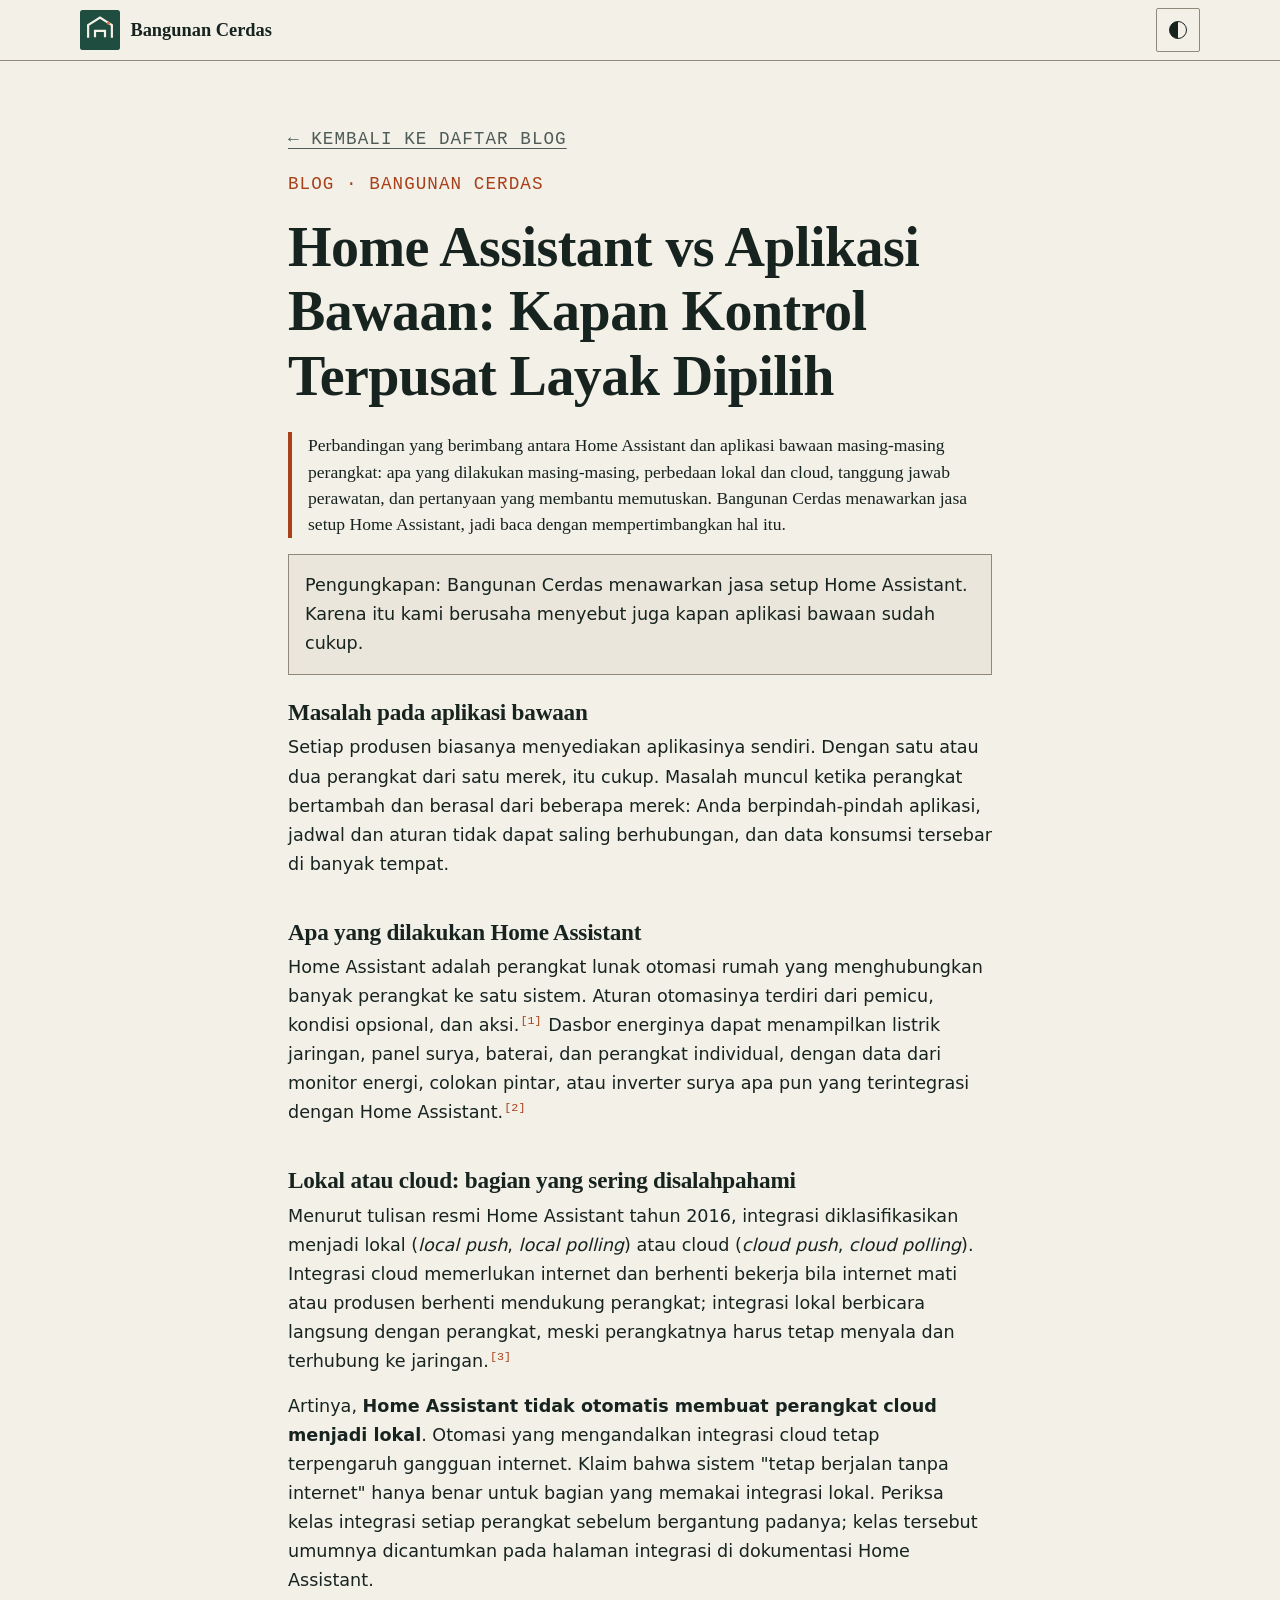
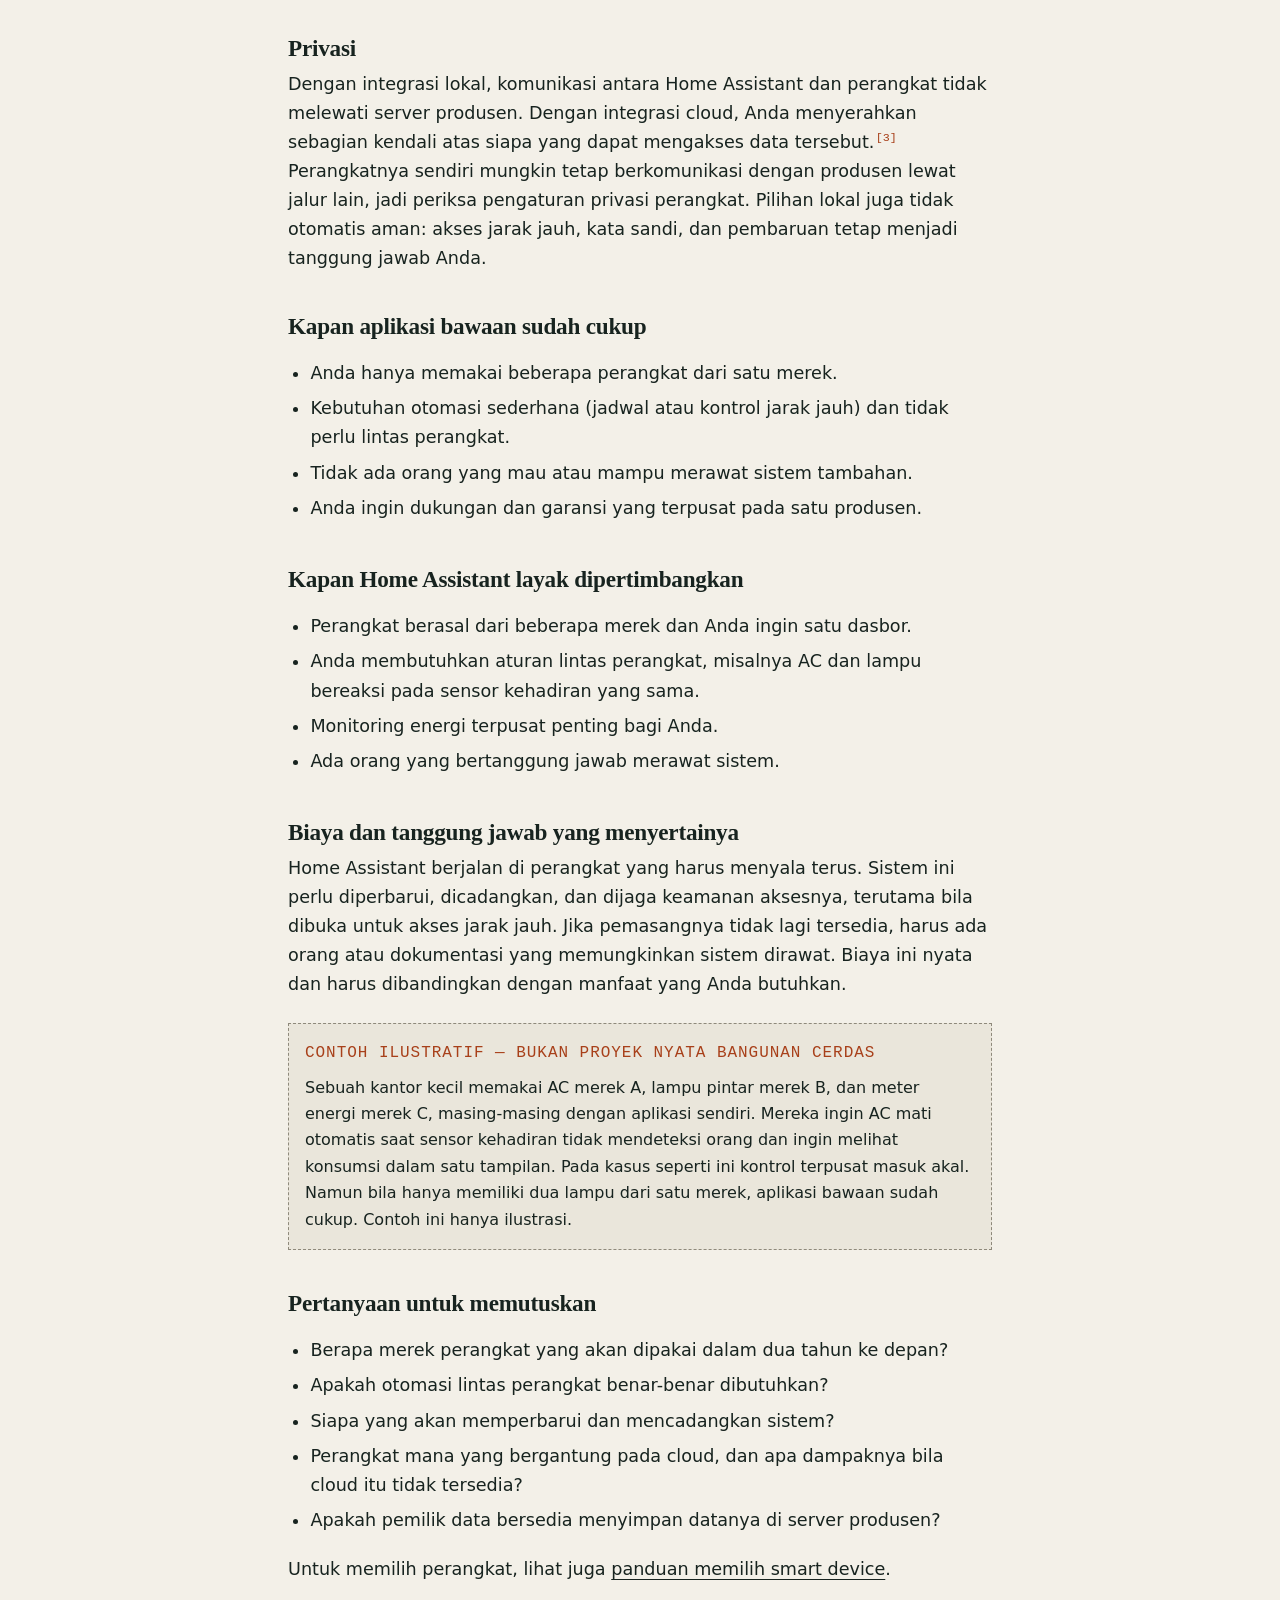
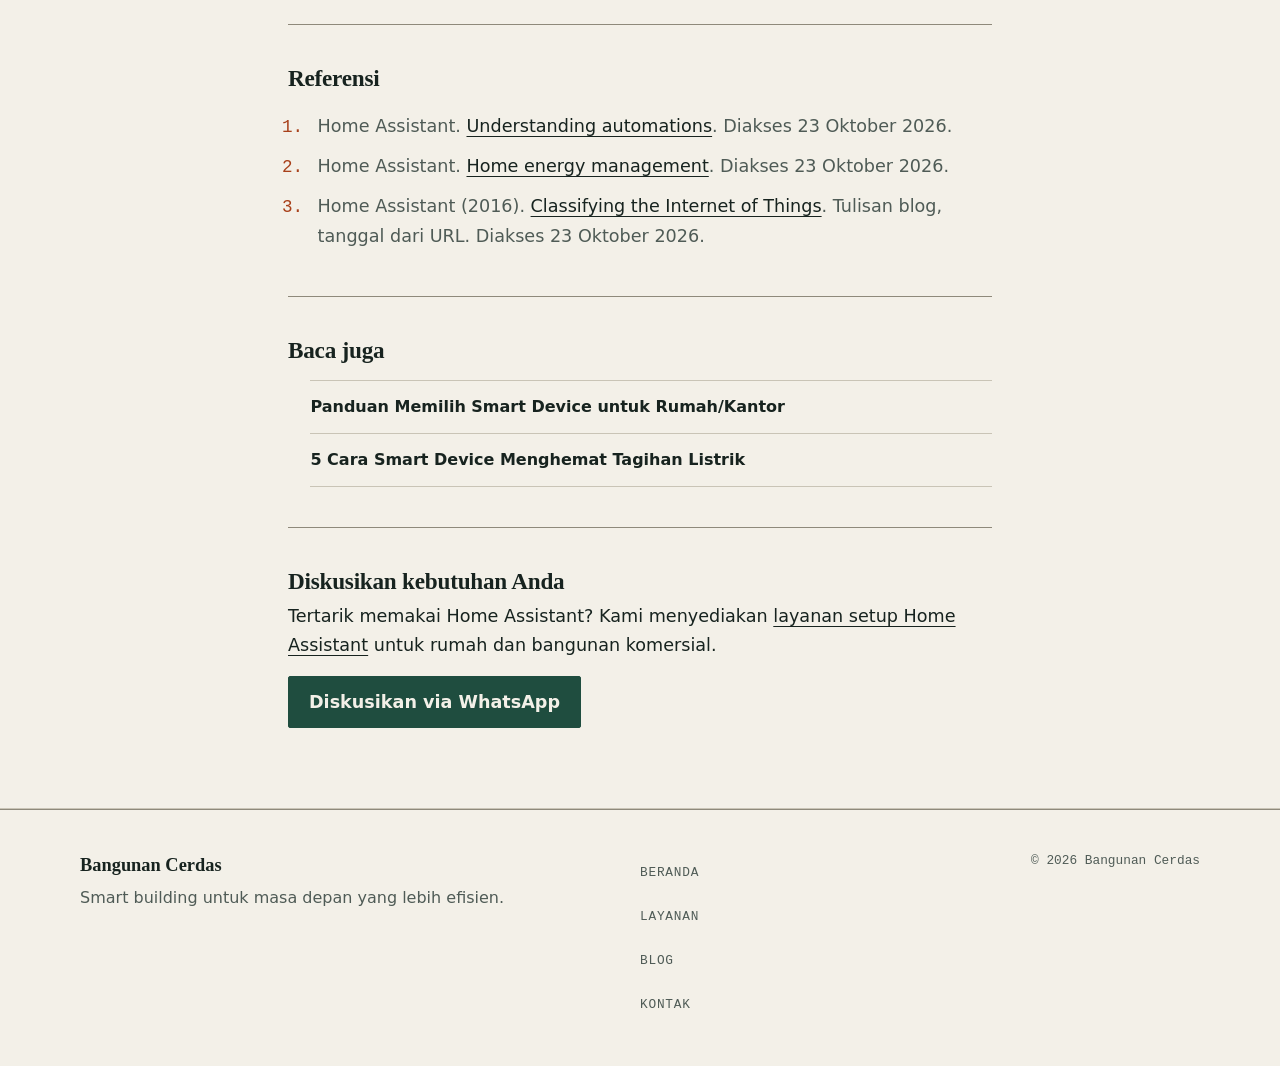
<file: blog/home-assistant-vs-aplikasi-bawaan.html>
<!doctype html>
<html lang="id" class="no-js">
<head>
  <meta charset="UTF-8" />
  <meta name="viewport" content="width=device-width, initial-scale=1.0" />
  <title>Home Assistant vs Aplikasi Bawaan: Kapan Terpusat Layak | Bangunan Cerdas</title>
  <meta name="description" content="Perbandingan Home Assistant dan aplikasi bawaan perangkat: cara kerja, lokal vs cloud, biaya perawatan, dan kapan kontrol terpusat layak dipilih." />
  <link rel="canonical" href="https://bangunancerdas.github.io/blog/home-assistant-vs-aplikasi-bawaan.html" />
  <meta property="og:title" content="Home Assistant vs Aplikasi Bawaan: Kapan Kontrol Terpusat Layak Dipilih" />
  <meta property="og:description" content="Kapan Home Assistant layak dipilih, dan kapan aplikasi bawaan sudah cukup." />
  <meta property="og:type" content="article" />
  <meta property="og:url" content="https://bangunancerdas.github.io/blog/home-assistant-vs-aplikasi-bawaan.html" />
  <meta property="og:site_name" content="Bangunan Cerdas" />
  <meta property="og:locale" content="id_ID" />
  <meta property="og:image" content="https://bangunancerdas.github.io/assets/og-image.png" />
  <meta property="og:image:width" content="1200" />
  <meta property="og:image:height" content="630" />
  <meta property="og:image:alt" content="Logo dan nama Bangunan Cerdas: smart building dan smart home" />
  <meta name="twitter:card" content="summary_large_image" />
  <meta name="theme-color" content="#17231f" />
  <link rel="icon" type="image/svg+xml" href="/assets/logo/logo-light.svg" media="(prefers-color-scheme: light)" />
  <link rel="icon" type="image/svg+xml" href="/assets/logo/logo-dark.svg" media="(prefers-color-scheme: dark)" />
  <script>
    (function () {
      var theme = 'light';
      var stored = null;
      try { stored = localStorage.getItem('theme'); } catch (e) {}
      if (stored === 'light' || stored === 'dark') {
        theme = stored;
      } else {
        try { if (window.matchMedia('(prefers-color-scheme: dark)').matches) theme = 'dark'; } catch (e) {}
      }
      document.documentElement.classList.add('theme-' + theme);
      document.documentElement.classList.remove('no-js');
    })();
  </script>
  <link rel="stylesheet" href="/styles.css" />
  <script type="application/ld+json">
  {
    "@context": "https://schema.org",
    "@type": "BlogPosting",
    "headline": "Home Assistant vs Aplikasi Bawaan: Kapan Kontrol Terpusat Layak Dipilih",
    "description": "Perbandingan Home Assistant dan aplikasi bawaan perangkat: cara kerja, lokal vs cloud, biaya perawatan, dan kapan kontrol terpusat layak dipilih.",
    "inLanguage": "id",
    "url": "https://bangunancerdas.github.io/blog/home-assistant-vs-aplikasi-bawaan.html",
    "mainEntityOfPage": {
      "@type": "WebPage",
      "@id": "https://bangunancerdas.github.io/blog/home-assistant-vs-aplikasi-bawaan.html"
    },
    "publisher": {
      "@type": "Organization",
      "name": "Bangunan Cerdas",
      "url": "https://bangunancerdas.github.io/",
      "logo": {
        "@type": "ImageObject",
        "url": "https://bangunancerdas.github.io/assets/logo/logo-light.svg"
      }
    }
  }
  </script>
</head>
<body>
  <header class="site-header">
    <div class="container nav-wrap">
      <a class="brand" href="/" aria-label="Beranda Bangunan Cerdas">
        <img class="logo logo-light" src="/assets/logo/logo-light.svg" alt="Logo Bangunan Cerdas" width="40" height="40" />
        <img class="logo logo-dark" src="/assets/logo/logo-dark.svg" alt="Logo Bangunan Cerdas" width="40" height="40" />
        <span>Bangunan Cerdas</span>
      </a>
      <button id="theme-toggle" class="btn btn-outline" type="button" aria-label="Ubah mode warna"></button>
    </div>
  </header>
  <main class="section">
    <article class="container article" data-track-article>
      <p class="label"><a href="/#blog">← Kembali ke daftar blog</a></p>
      <p class="kicker">Blog · Bangunan Cerdas</p>
      <h1>Home Assistant vs Aplikasi Bawaan: Kapan Kontrol Terpusat Layak Dipilih</h1>
      <p class="summary">Perbandingan yang berimbang antara Home Assistant dan aplikasi bawaan masing-masing perangkat: apa yang dilakukan masing-masing, perbedaan lokal dan cloud, tanggung jawab perawatan, dan pertanyaan yang membantu memutuskan. Bangunan Cerdas menawarkan jasa setup Home Assistant, jadi baca dengan mempertimbangkan hal itu.</p>
      <p class="disclosure">Pengungkapan: Bangunan Cerdas menawarkan jasa setup Home Assistant. Karena itu kami berusaha menyebut juga kapan aplikasi bawaan sudah cukup.</p>
      <h2>Masalah pada aplikasi bawaan</h2>
      <p>Setiap produsen biasanya menyediakan aplikasinya sendiri. Dengan satu atau dua perangkat dari satu merek, itu cukup. Masalah muncul ketika perangkat bertambah dan berasal dari beberapa merek: Anda berpindah-pindah aplikasi, jadwal dan aturan tidak dapat saling berhubungan, dan data konsumsi tersebar di banyak tempat.</p>
      <h2>Apa yang dilakukan Home Assistant</h2>
      <p>Home Assistant adalah perangkat lunak otomasi rumah yang menghubungkan banyak perangkat ke satu sistem. Aturan otomasinya terdiri dari pemicu, kondisi opsional, dan aksi.<sup><a class="cite" href="#ref-1" aria-label="Referensi 1">[1]</a></sup> Dasbor energinya dapat menampilkan listrik jaringan, panel surya, baterai, dan perangkat individual, dengan data dari monitor energi, colokan pintar, atau inverter surya apa pun yang terintegrasi dengan Home Assistant.<sup><a class="cite" href="#ref-2" aria-label="Referensi 2">[2]</a></sup></p>
      <h2>Lokal atau cloud: bagian yang sering disalahpahami</h2>
      <p>Menurut tulisan resmi Home Assistant tahun 2016, integrasi diklasifikasikan menjadi lokal (<em>local push</em>, <em>local polling</em>) atau cloud (<em>cloud push</em>, <em>cloud polling</em>). Integrasi cloud memerlukan internet dan berhenti bekerja bila internet mati atau produsen berhenti mendukung perangkat; integrasi lokal berbicara langsung dengan perangkat, meski perangkatnya harus tetap menyala dan terhubung ke jaringan.<sup><a class="cite" href="#ref-3" aria-label="Referensi 3">[3]</a></sup></p>
      <p>Artinya, <strong>Home Assistant tidak otomatis membuat perangkat cloud menjadi lokal</strong>. Otomasi yang mengandalkan integrasi cloud tetap terpengaruh gangguan internet. Klaim bahwa sistem "tetap berjalan tanpa internet" hanya benar untuk bagian yang memakai integrasi lokal. Periksa kelas integrasi setiap perangkat sebelum bergantung padanya; kelas tersebut umumnya dicantumkan pada halaman integrasi di dokumentasi Home Assistant.</p>
      <h2>Privasi</h2>
      <p>Dengan integrasi lokal, komunikasi antara Home Assistant dan perangkat tidak melewati server produsen. Dengan integrasi cloud, Anda menyerahkan sebagian kendali atas siapa yang dapat mengakses data tersebut.<sup><a class="cite" href="#ref-3" aria-label="Referensi 3">[3]</a></sup> Perangkatnya sendiri mungkin tetap berkomunikasi dengan produsen lewat jalur lain, jadi periksa pengaturan privasi perangkat. Pilihan lokal juga tidak otomatis aman: akses jarak jauh, kata sandi, dan pembaruan tetap menjadi tanggung jawab Anda.</p>
      <h2>Kapan aplikasi bawaan sudah cukup</h2>
      <ul>
        <li>Anda hanya memakai beberapa perangkat dari satu merek.</li>
        <li>Kebutuhan otomasi sederhana (jadwal atau kontrol jarak jauh) dan tidak perlu lintas perangkat.</li>
        <li>Tidak ada orang yang mau atau mampu merawat sistem tambahan.</li>
        <li>Anda ingin dukungan dan garansi yang terpusat pada satu produsen.</li>
      </ul>
      <h2>Kapan Home Assistant layak dipertimbangkan</h2>
      <ul>
        <li>Perangkat berasal dari beberapa merek dan Anda ingin satu dasbor.</li>
        <li>Anda membutuhkan aturan lintas perangkat, misalnya AC dan lampu bereaksi pada sensor kehadiran yang sama.</li>
        <li>Monitoring energi terpusat penting bagi Anda.</li>
        <li>Ada orang yang bertanggung jawab merawat sistem.</li>
      </ul>
      <h2>Biaya dan tanggung jawab yang menyertainya</h2>
      <p>Home Assistant berjalan di perangkat yang harus menyala terus. Sistem ini perlu diperbarui, dicadangkan, dan dijaga keamanan aksesnya, terutama bila dibuka untuk akses jarak jauh. Jika pemasangnya tidak lagi tersedia, harus ada orang atau dokumentasi yang memungkinkan sistem dirawat. Biaya ini nyata dan harus dibandingkan dengan manfaat yang Anda butuhkan.</p>
      <aside class="illustrative" aria-label="Contoh ilustratif">
        <p class="label">Contoh ilustratif — bukan proyek nyata Bangunan Cerdas</p>
        <p>Sebuah kantor kecil memakai AC merek A, lampu pintar merek B, dan meter energi merek C, masing-masing dengan aplikasi sendiri. Mereka ingin AC mati otomatis saat sensor kehadiran tidak mendeteksi orang dan ingin melihat konsumsi dalam satu tampilan. Pada kasus seperti ini kontrol terpusat masuk akal. Namun bila hanya memiliki dua lampu dari satu merek, aplikasi bawaan sudah cukup. Contoh ini hanya ilustrasi.</p>
      </aside>
      <h2>Pertanyaan untuk memutuskan</h2>
      <ul>
        <li>Berapa merek perangkat yang akan dipakai dalam dua tahun ke depan?</li>
        <li>Apakah otomasi lintas perangkat benar-benar dibutuhkan?</li>
        <li>Siapa yang akan memperbarui dan mencadangkan sistem?</li>
        <li>Perangkat mana yang bergantung pada cloud, dan apa dampaknya bila cloud itu tidak tersedia?</li>
        <li>Apakah pemilik data bersedia menyimpan datanya di server produsen?</li>
      </ul>
      <p>Untuk memilih perangkat, lihat juga <a href="/blog/panduan-memilih-smart-device-untuk-rumah-kantor.html">panduan memilih smart device</a>.</p>
      <section class="references" aria-labelledby="referensi">
        <h2 id="referensi">Referensi</h2>
        <ol>
          <li id="ref-1">Home Assistant. <a href="https://www.home-assistant.io/docs/automation/basics/" target="_blank" rel="noopener noreferrer">Understanding automations</a>. Diakses 23 Oktober 2026.</li>
          <li id="ref-2">Home Assistant. <a href="https://www.home-assistant.io/docs/energy/" target="_blank" rel="noopener noreferrer">Home energy management</a>. Diakses 23 Oktober 2026.</li>
          <li id="ref-3">Home Assistant (2016). <a href="https://www.home-assistant.io/blog/2016/02/12/classifying-the-internet-of-things/" target="_blank" rel="noopener noreferrer">Classifying the Internet of Things</a>. Tulisan blog, tanggal dari URL. Diakses 23 Oktober 2026.</li>
        </ol>
      </section>
      <section class="article-more" aria-labelledby="baca-juga">
        <h2 id="baca-juga">Baca juga</h2>
        <ul class="spec-list">
          <li><a href="/blog/panduan-memilih-smart-device-untuk-rumah-kantor.html">Panduan Memilih Smart Device untuk Rumah/Kantor</a></li>
          <li><a href="/blog/5-cara-smart-device-menghemat-tagihan-listrik.html">5 Cara Smart Device Menghemat Tagihan Listrik</a></li>
        </ul>
      </section>
      <section class="article-cta" aria-labelledby="diskusi">
        <h2 id="diskusi">Diskusikan kebutuhan Anda</h2>
        <p>Tertarik memakai Home Assistant? Kami menyediakan <a href="/#layanan">layanan setup Home Assistant</a> untuk rumah dan bangunan komersial.</p>
        <p><a class="btn btn-primary" href="https://wa.me/6289680858462?text=Halo%20Bangunan%20Cerdas%2C%20saya%20membaca%20artikel%20%22Home%20Assistant%20vs%20Aplikasi%20Bawaan%3A%20Kapan%20Kontrol%20Terpusat%20Layak%20Dipilih%22%20dan%20ingin%20berdiskusi%20tentang%20kebutuhan%20saya." target="_blank" rel="noopener noreferrer" data-track="whatsapp_click" data-cta-id="article-footer">Diskusikan via WhatsApp</a></p>
      </section>
    </article>
  </main>
  <footer class="site-footer">
    <div class="container footer-grid">
      <div>
        <p class="footer-brand">Bangunan Cerdas</p>
        <p class="muted">Smart building untuk masa depan yang lebih efisien.</p>
      </div>
      <nav aria-label="Navigasi footer">
        <ul>
          <li><a href="/">Beranda</a></li>
          <li><a href="/#layanan">Layanan</a></li>
          <li><a href="/#blog">Blog</a></li>
          <li><a href="/#kontak">Kontak</a></li>
        </ul>
      </nav>
      <p class="muted copy">© <span id="year"></span> Bangunan Cerdas</p>
    </div>
  </footer>
  <script src="/script.js" defer></script>
  <script src="/analytics.js" defer></script>
</body>
</html>
</file>
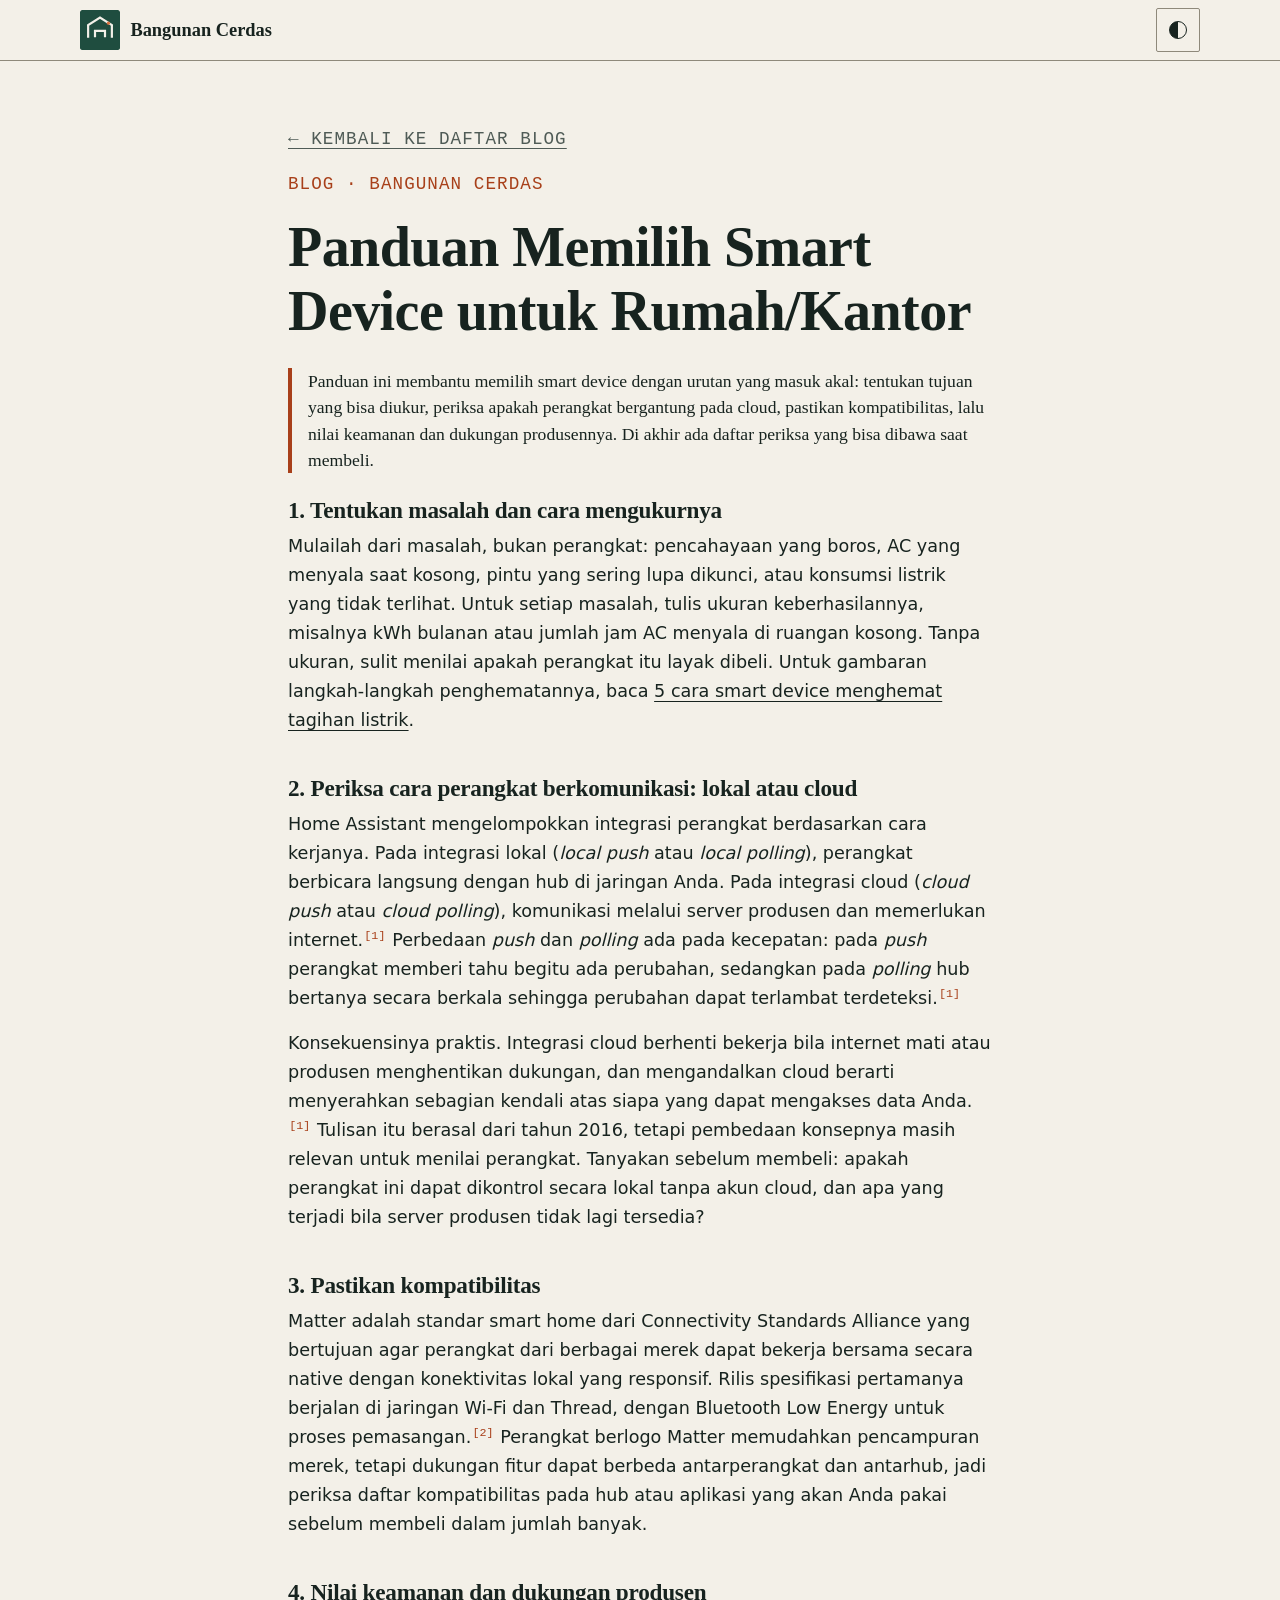
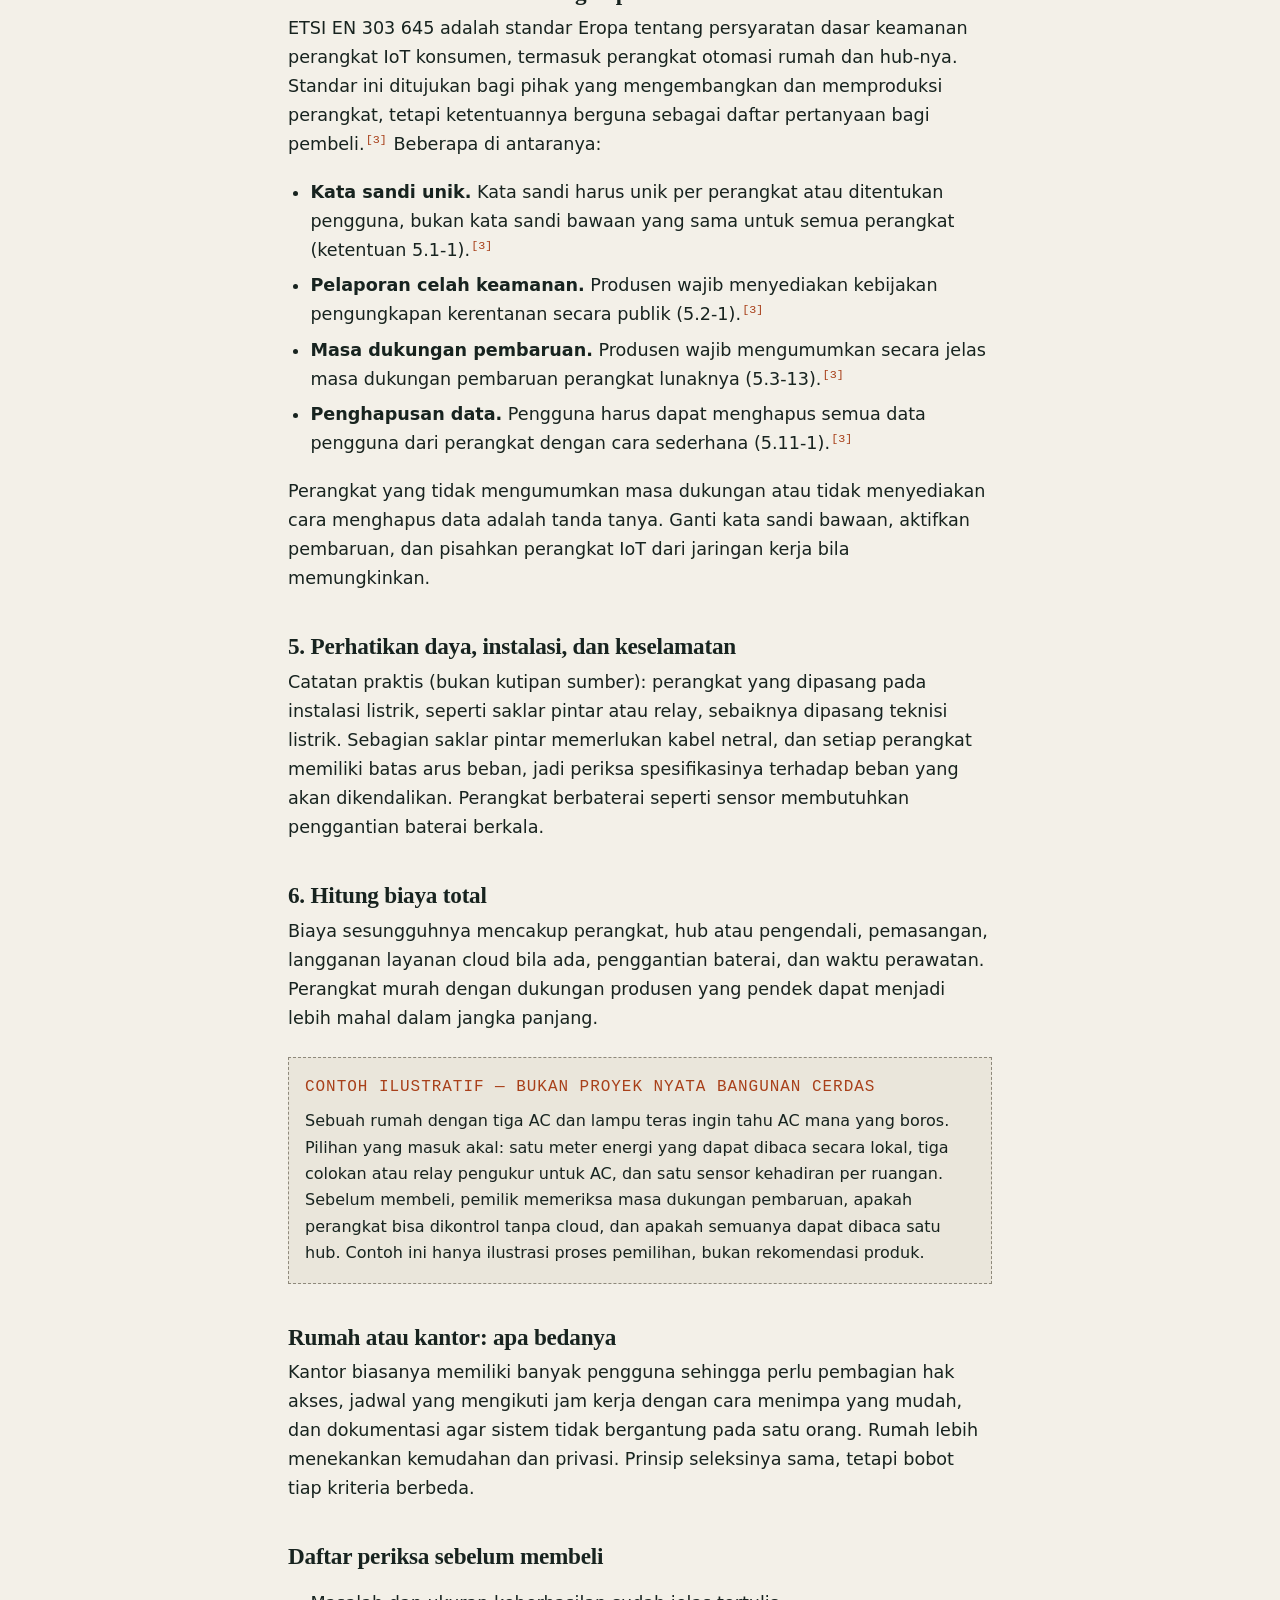
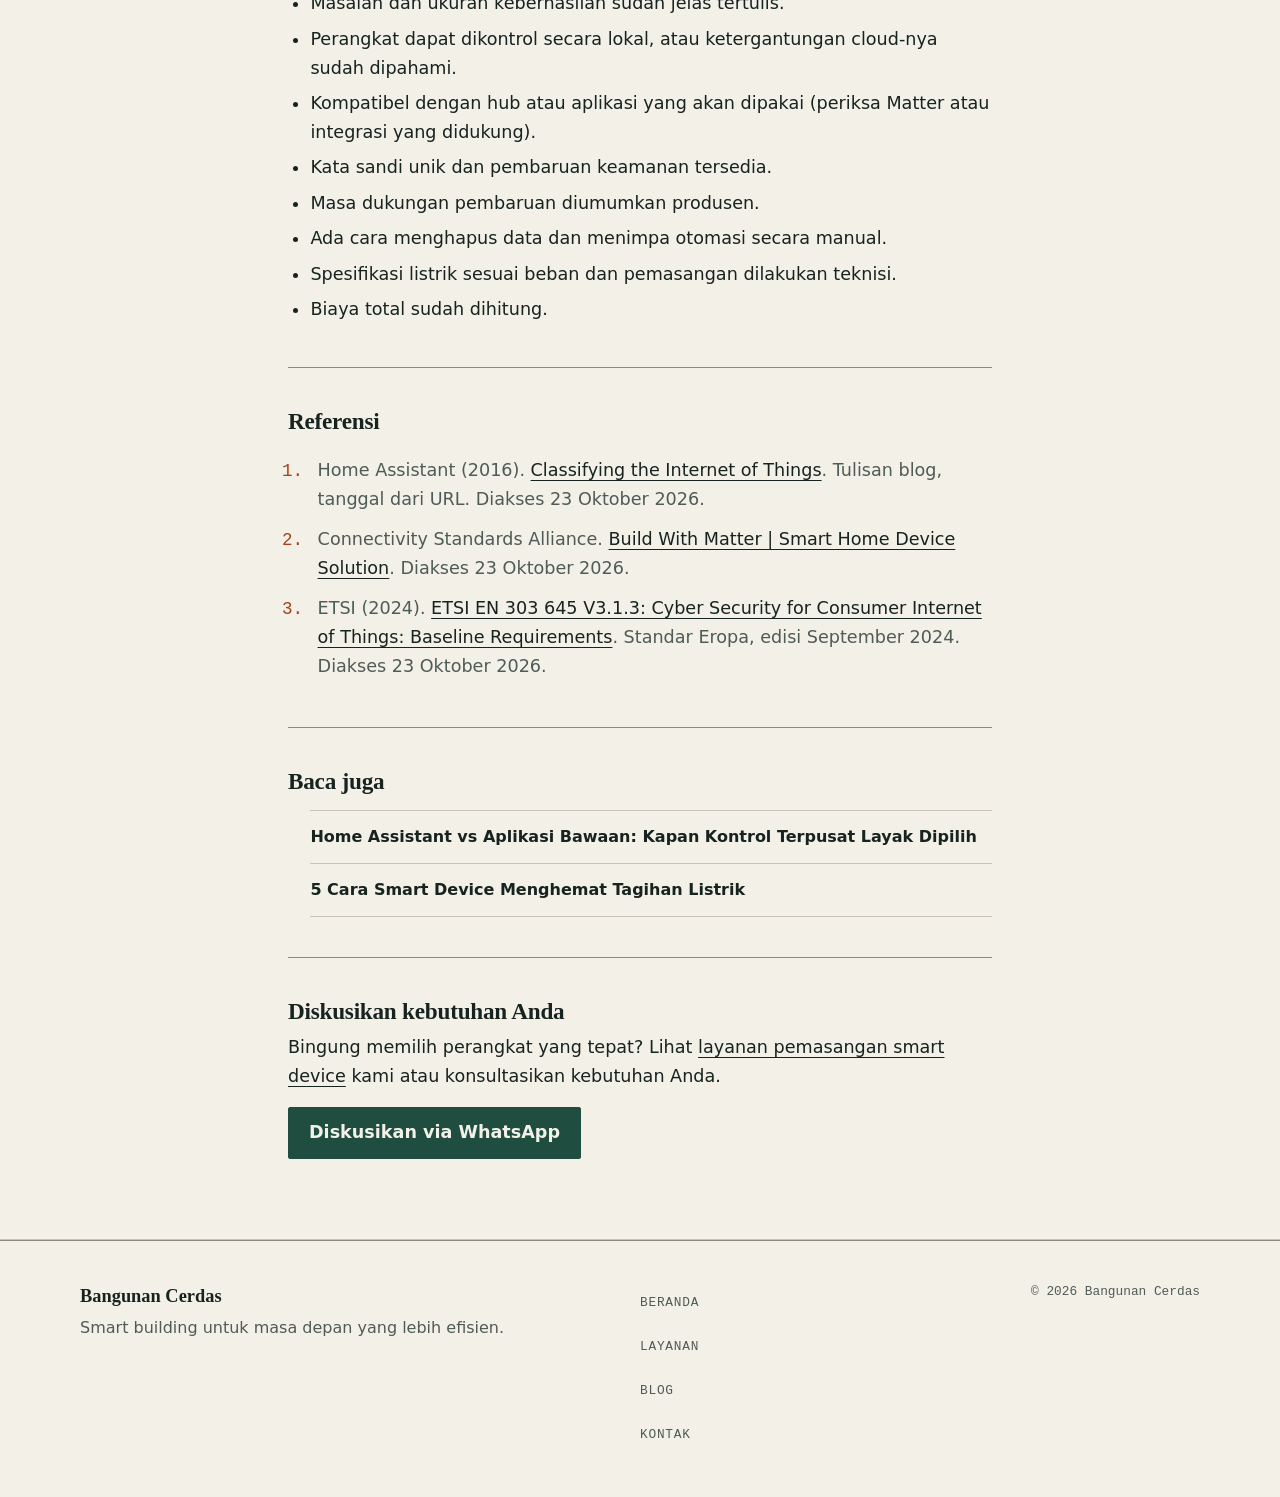
<file: blog/panduan-memilih-smart-device-untuk-rumah-kantor.html>
<!doctype html>
<html lang="id" class="no-js">
<head>
  <meta charset="UTF-8" />
  <meta name="viewport" content="width=device-width, initial-scale=1.0" />
  <title>Panduan Memilih Smart Device untuk Rumah/Kantor | Bangunan Cerdas</title>
  <meta name="description" content="Panduan memilih smart device untuk rumah atau kantor: tentukan tujuan, periksa cara komunikasi lokal atau cloud, interoperabilitas, dan keamanan." />
  <link rel="canonical" href="https://bangunancerdas.github.io/blog/panduan-memilih-smart-device-untuk-rumah-kantor.html" />
  <meta property="og:title" content="Panduan Memilih Smart Device untuk Rumah/Kantor" />
  <meta property="og:description" content="Daftar periksa memilih smart device: tujuan, lokal vs cloud, Matter, dan keamanan." />
  <meta property="og:type" content="article" />
  <meta property="og:url" content="https://bangunancerdas.github.io/blog/panduan-memilih-smart-device-untuk-rumah-kantor.html" />
  <meta property="og:site_name" content="Bangunan Cerdas" />
  <meta property="og:locale" content="id_ID" />
  <meta property="og:image" content="https://bangunancerdas.github.io/assets/og-image.png" />
  <meta property="og:image:width" content="1200" />
  <meta property="og:image:height" content="630" />
  <meta property="og:image:alt" content="Logo dan nama Bangunan Cerdas: smart building dan smart home" />
  <meta name="twitter:card" content="summary_large_image" />
  <meta name="theme-color" content="#17231f" />
  <link rel="icon" type="image/svg+xml" href="/assets/logo/logo-light.svg" media="(prefers-color-scheme: light)" />
  <link rel="icon" type="image/svg+xml" href="/assets/logo/logo-dark.svg" media="(prefers-color-scheme: dark)" />
  <script>
    (function () {
      var theme = 'light';
      var stored = null;
      try { stored = localStorage.getItem('theme'); } catch (e) {}
      if (stored === 'light' || stored === 'dark') {
        theme = stored;
      } else {
        try { if (window.matchMedia('(prefers-color-scheme: dark)').matches) theme = 'dark'; } catch (e) {}
      }
      document.documentElement.classList.add('theme-' + theme);
      document.documentElement.classList.remove('no-js');
    })();
  </script>
  <link rel="stylesheet" href="/styles.css" />
  <script type="application/ld+json">
  {
    "@context": "https://schema.org",
    "@type": "BlogPosting",
    "headline": "Panduan Memilih Smart Device untuk Rumah/Kantor",
    "description": "Panduan memilih smart device untuk rumah atau kantor: tentukan tujuan, periksa cara komunikasi lokal atau cloud, interoperabilitas, dan keamanan.",
    "inLanguage": "id",
    "url": "https://bangunancerdas.github.io/blog/panduan-memilih-smart-device-untuk-rumah-kantor.html",
    "mainEntityOfPage": {
      "@type": "WebPage",
      "@id": "https://bangunancerdas.github.io/blog/panduan-memilih-smart-device-untuk-rumah-kantor.html"
    },
    "publisher": {
      "@type": "Organization",
      "name": "Bangunan Cerdas",
      "url": "https://bangunancerdas.github.io/",
      "logo": {
        "@type": "ImageObject",
        "url": "https://bangunancerdas.github.io/assets/logo/logo-light.svg"
      }
    }
  }
  </script>
</head>
<body>
  <header class="site-header">
    <div class="container nav-wrap">
      <a class="brand" href="/" aria-label="Beranda Bangunan Cerdas">
        <img class="logo logo-light" src="/assets/logo/logo-light.svg" alt="Logo Bangunan Cerdas" width="40" height="40" />
        <img class="logo logo-dark" src="/assets/logo/logo-dark.svg" alt="Logo Bangunan Cerdas" width="40" height="40" />
        <span>Bangunan Cerdas</span>
      </a>
      <button id="theme-toggle" class="btn btn-outline" type="button" aria-label="Ubah mode warna"></button>
    </div>
  </header>
  <main class="section">
    <article class="container article" data-track-article>
      <p class="label"><a href="/#blog">← Kembali ke daftar blog</a></p>
      <p class="kicker">Blog · Bangunan Cerdas</p>
      <h1>Panduan Memilih Smart Device untuk Rumah/Kantor</h1>
      <p class="summary">Panduan ini membantu memilih smart device dengan urutan yang masuk akal: tentukan tujuan yang bisa diukur, periksa apakah perangkat bergantung pada cloud, pastikan kompatibilitas, lalu nilai keamanan dan dukungan produsennya. Di akhir ada daftar periksa yang bisa dibawa saat membeli.</p>
      <h2>1. Tentukan masalah dan cara mengukurnya</h2>
      <p>Mulailah dari masalah, bukan perangkat: pencahayaan yang boros, AC yang menyala saat kosong, pintu yang sering lupa dikunci, atau konsumsi listrik yang tidak terlihat. Untuk setiap masalah, tulis ukuran keberhasilannya, misalnya kWh bulanan atau jumlah jam AC menyala di ruangan kosong. Tanpa ukuran, sulit menilai apakah perangkat itu layak dibeli. Untuk gambaran langkah-langkah penghematannya, baca <a href="/blog/5-cara-smart-device-menghemat-tagihan-listrik.html">5 cara smart device menghemat tagihan listrik</a>.</p>
      <h2>2. Periksa cara perangkat berkomunikasi: lokal atau cloud</h2>
      <p>Home Assistant mengelompokkan integrasi perangkat berdasarkan cara kerjanya. Pada integrasi lokal (<em>local push</em> atau <em>local polling</em>), perangkat berbicara langsung dengan hub di jaringan Anda. Pada integrasi cloud (<em>cloud push</em> atau <em>cloud polling</em>), komunikasi melalui server produsen dan memerlukan internet.<sup><a class="cite" href="#ref-1" aria-label="Referensi 1">[1]</a></sup> Perbedaan <em>push</em> dan <em>polling</em> ada pada kecepatan: pada <em>push</em> perangkat memberi tahu begitu ada perubahan, sedangkan pada <em>polling</em> hub bertanya secara berkala sehingga perubahan dapat terlambat terdeteksi.<sup><a class="cite" href="#ref-1" aria-label="Referensi 1">[1]</a></sup></p>
      <p>Konsekuensinya praktis. Integrasi cloud berhenti bekerja bila internet mati atau produsen menghentikan dukungan, dan mengandalkan cloud berarti menyerahkan sebagian kendali atas siapa yang dapat mengakses data Anda.<sup><a class="cite" href="#ref-1" aria-label="Referensi 1">[1]</a></sup> Tulisan itu berasal dari tahun 2016, tetapi pembedaan konsepnya masih relevan untuk menilai perangkat. Tanyakan sebelum membeli: apakah perangkat ini dapat dikontrol secara lokal tanpa akun cloud, dan apa yang terjadi bila server produsen tidak lagi tersedia?</p>
      <h2>3. Pastikan kompatibilitas</h2>
      <p>Matter adalah standar smart home dari Connectivity Standards Alliance yang bertujuan agar perangkat dari berbagai merek dapat bekerja bersama secara native dengan konektivitas lokal yang responsif. Rilis spesifikasi pertamanya berjalan di jaringan Wi-Fi dan Thread, dengan Bluetooth Low Energy untuk proses pemasangan.<sup><a class="cite" href="#ref-2" aria-label="Referensi 2">[2]</a></sup> Perangkat berlogo Matter memudahkan pencampuran merek, tetapi dukungan fitur dapat berbeda antarperangkat dan antarhub, jadi periksa daftar kompatibilitas pada hub atau aplikasi yang akan Anda pakai sebelum membeli dalam jumlah banyak.</p>
      <h2>4. Nilai keamanan dan dukungan produsen</h2>
      <p>ETSI EN 303 645 adalah standar Eropa tentang persyaratan dasar keamanan perangkat IoT konsumen, termasuk perangkat otomasi rumah dan hub-nya. Standar ini ditujukan bagi pihak yang mengembangkan dan memproduksi perangkat, tetapi ketentuannya berguna sebagai daftar pertanyaan bagi pembeli.<sup><a class="cite" href="#ref-3" aria-label="Referensi 3">[3]</a></sup> Beberapa di antaranya:</p>
      <ul>
        <li><strong>Kata sandi unik.</strong> Kata sandi harus unik per perangkat atau ditentukan pengguna, bukan kata sandi bawaan yang sama untuk semua perangkat (ketentuan 5.1-1).<sup><a class="cite" href="#ref-3" aria-label="Referensi 3">[3]</a></sup></li>
        <li><strong>Pelaporan celah keamanan.</strong> Produsen wajib menyediakan kebijakan pengungkapan kerentanan secara publik (5.2-1).<sup><a class="cite" href="#ref-3" aria-label="Referensi 3">[3]</a></sup></li>
        <li><strong>Masa dukungan pembaruan.</strong> Produsen wajib mengumumkan secara jelas masa dukungan pembaruan perangkat lunaknya (5.3-13).<sup><a class="cite" href="#ref-3" aria-label="Referensi 3">[3]</a></sup></li>
        <li><strong>Penghapusan data.</strong> Pengguna harus dapat menghapus semua data pengguna dari perangkat dengan cara sederhana (5.11-1).<sup><a class="cite" href="#ref-3" aria-label="Referensi 3">[3]</a></sup></li>
      </ul>
      <p>Perangkat yang tidak mengumumkan masa dukungan atau tidak menyediakan cara menghapus data adalah tanda tanya. Ganti kata sandi bawaan, aktifkan pembaruan, dan pisahkan perangkat IoT dari jaringan kerja bila memungkinkan.</p>
      <h2>5. Perhatikan daya, instalasi, dan keselamatan</h2>
      <p>Catatan praktis (bukan kutipan sumber): perangkat yang dipasang pada instalasi listrik, seperti saklar pintar atau relay, sebaiknya dipasang teknisi listrik. Sebagian saklar pintar memerlukan kabel netral, dan setiap perangkat memiliki batas arus beban, jadi periksa spesifikasinya terhadap beban yang akan dikendalikan. Perangkat berbaterai seperti sensor membutuhkan penggantian baterai berkala.</p>
      <h2>6. Hitung biaya total</h2>
      <p>Biaya sesungguhnya mencakup perangkat, hub atau pengendali, pemasangan, langganan layanan cloud bila ada, penggantian baterai, dan waktu perawatan. Perangkat murah dengan dukungan produsen yang pendek dapat menjadi lebih mahal dalam jangka panjang.</p>
      <aside class="illustrative" aria-label="Contoh ilustratif">
        <p class="label">Contoh ilustratif — bukan proyek nyata Bangunan Cerdas</p>
        <p>Sebuah rumah dengan tiga AC dan lampu teras ingin tahu AC mana yang boros. Pilihan yang masuk akal: satu meter energi yang dapat dibaca secara lokal, tiga colokan atau relay pengukur untuk AC, dan satu sensor kehadiran per ruangan. Sebelum membeli, pemilik memeriksa masa dukungan pembaruan, apakah perangkat bisa dikontrol tanpa cloud, dan apakah semuanya dapat dibaca satu hub. Contoh ini hanya ilustrasi proses pemilihan, bukan rekomendasi produk.</p>
      </aside>
      <h2>Rumah atau kantor: apa bedanya</h2>
      <p>Kantor biasanya memiliki banyak pengguna sehingga perlu pembagian hak akses, jadwal yang mengikuti jam kerja dengan cara menimpa yang mudah, dan dokumentasi agar sistem tidak bergantung pada satu orang. Rumah lebih menekankan kemudahan dan privasi. Prinsip seleksinya sama, tetapi bobot tiap kriteria berbeda.</p>
      <h2>Daftar periksa sebelum membeli</h2>
      <ul>
        <li>Masalah dan ukuran keberhasilan sudah jelas tertulis.</li>
        <li>Perangkat dapat dikontrol secara lokal, atau ketergantungan cloud-nya sudah dipahami.</li>
        <li>Kompatibel dengan hub atau aplikasi yang akan dipakai (periksa Matter atau integrasi yang didukung).</li>
        <li>Kata sandi unik dan pembaruan keamanan tersedia.</li>
        <li>Masa dukungan pembaruan diumumkan produsen.</li>
        <li>Ada cara menghapus data dan menimpa otomasi secara manual.</li>
        <li>Spesifikasi listrik sesuai beban dan pemasangan dilakukan teknisi.</li>
        <li>Biaya total sudah dihitung.</li>
      </ul>
      <section class="references" aria-labelledby="referensi">
        <h2 id="referensi">Referensi</h2>
        <ol>
          <li id="ref-1">Home Assistant (2016). <a href="https://www.home-assistant.io/blog/2016/02/12/classifying-the-internet-of-things/" target="_blank" rel="noopener noreferrer">Classifying the Internet of Things</a>. Tulisan blog, tanggal dari URL. Diakses 23 Oktober 2026.</li>
          <li id="ref-2">Connectivity Standards Alliance. <a href="https://csa-iot.org/all-solutions/matter/" target="_blank" rel="noopener noreferrer">Build With Matter | Smart Home Device Solution</a>. Diakses 23 Oktober 2026.</li>
          <li id="ref-3">ETSI (2024). <a href="https://www.etsi.org/deliver/etsi_en/303600_303699/303645/03.01.03_60/en_303645v030103p.pdf" target="_blank" rel="noopener noreferrer">ETSI EN 303 645 V3.1.3: Cyber Security for Consumer Internet of Things: Baseline Requirements</a>. Standar Eropa, edisi September 2024. Diakses 23 Oktober 2026.</li>
        </ol>
      </section>
      <section class="article-more" aria-labelledby="baca-juga">
        <h2 id="baca-juga">Baca juga</h2>
        <ul class="spec-list">
          <li><a href="/blog/home-assistant-vs-aplikasi-bawaan.html">Home Assistant vs Aplikasi Bawaan: Kapan Kontrol Terpusat Layak Dipilih</a></li>
          <li><a href="/blog/5-cara-smart-device-menghemat-tagihan-listrik.html">5 Cara Smart Device Menghemat Tagihan Listrik</a></li>
        </ul>
      </section>
      <section class="article-cta" aria-labelledby="diskusi">
        <h2 id="diskusi">Diskusikan kebutuhan Anda</h2>
        <p>Bingung memilih perangkat yang tepat? Lihat <a href="/#layanan">layanan pemasangan smart device</a> kami atau konsultasikan kebutuhan Anda.</p>
        <p><a class="btn btn-primary" href="https://wa.me/6289680858462?text=Halo%20Bangunan%20Cerdas%2C%20saya%20membaca%20artikel%20%22Panduan%20Memilih%20Smart%20Device%20untuk%20Rumah%2FKantor%22%20dan%20ingin%20berdiskusi%20tentang%20kebutuhan%20saya." target="_blank" rel="noopener noreferrer" data-track="whatsapp_click" data-cta-id="article-footer">Diskusikan via WhatsApp</a></p>
      </section>
    </article>
  </main>
  <footer class="site-footer">
    <div class="container footer-grid">
      <div>
        <p class="footer-brand">Bangunan Cerdas</p>
        <p class="muted">Smart building untuk masa depan yang lebih efisien.</p>
      </div>
      <nav aria-label="Navigasi footer">
        <ul>
          <li><a href="/">Beranda</a></li>
          <li><a href="/#layanan">Layanan</a></li>
          <li><a href="/#blog">Blog</a></li>
          <li><a href="/#kontak">Kontak</a></li>
        </ul>
      </nav>
      <p class="muted copy">© <span id="year"></span> Bangunan Cerdas</p>
    </div>
  </footer>
  <script src="/script.js" defer></script>
  <script src="/analytics.js" defer></script>
</body>
</html>
</file>
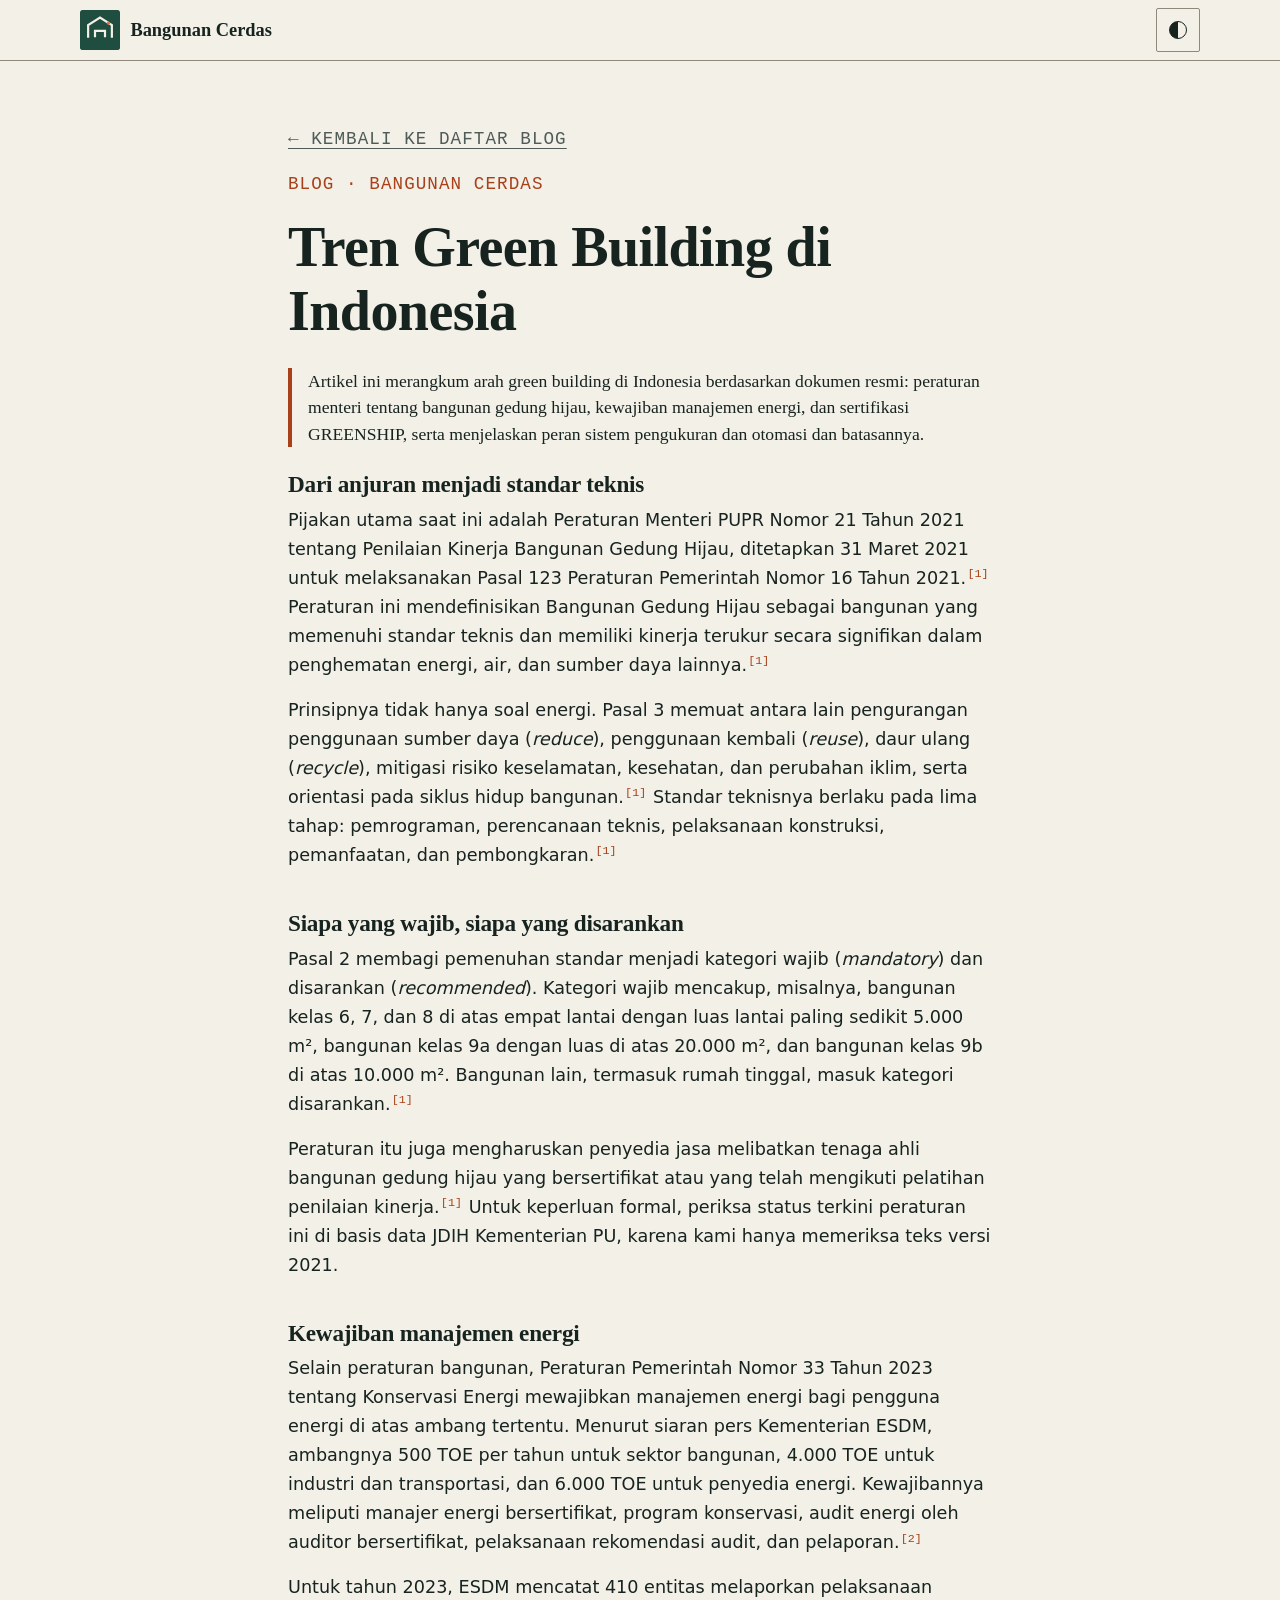
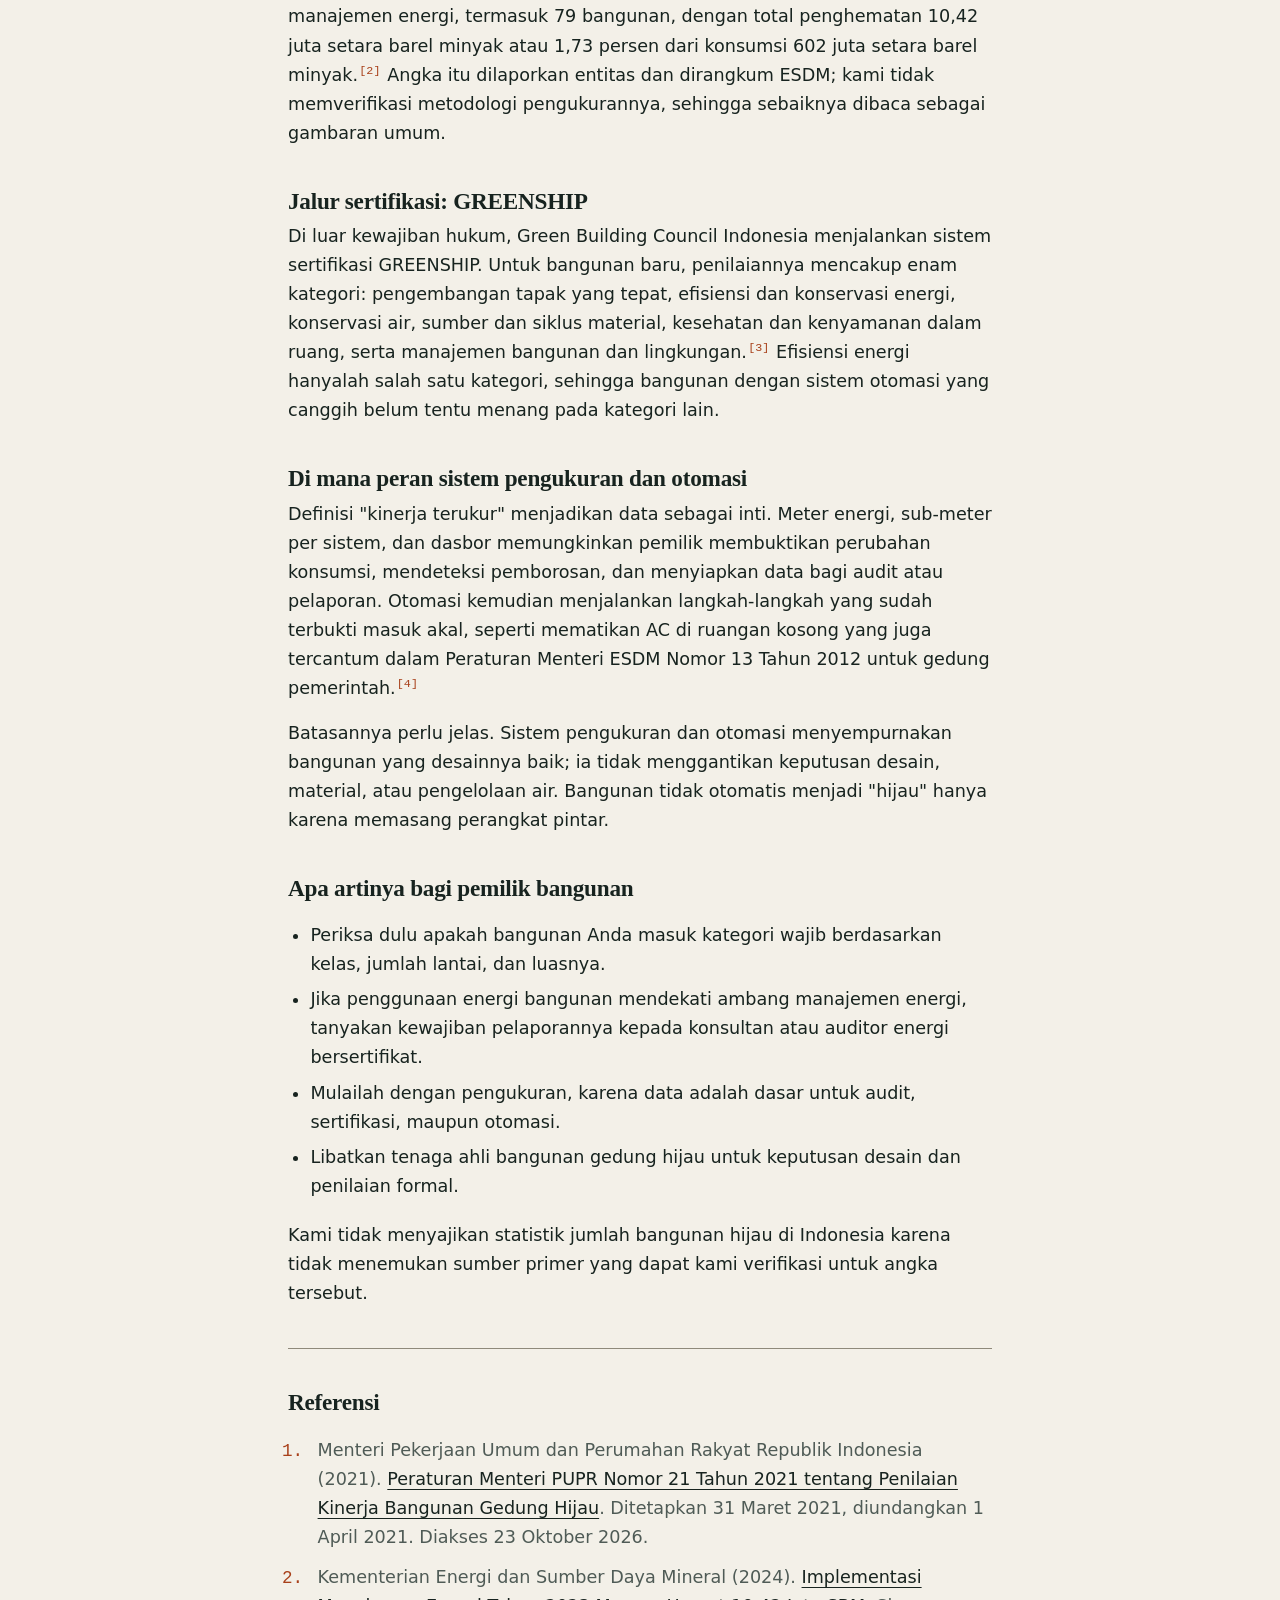
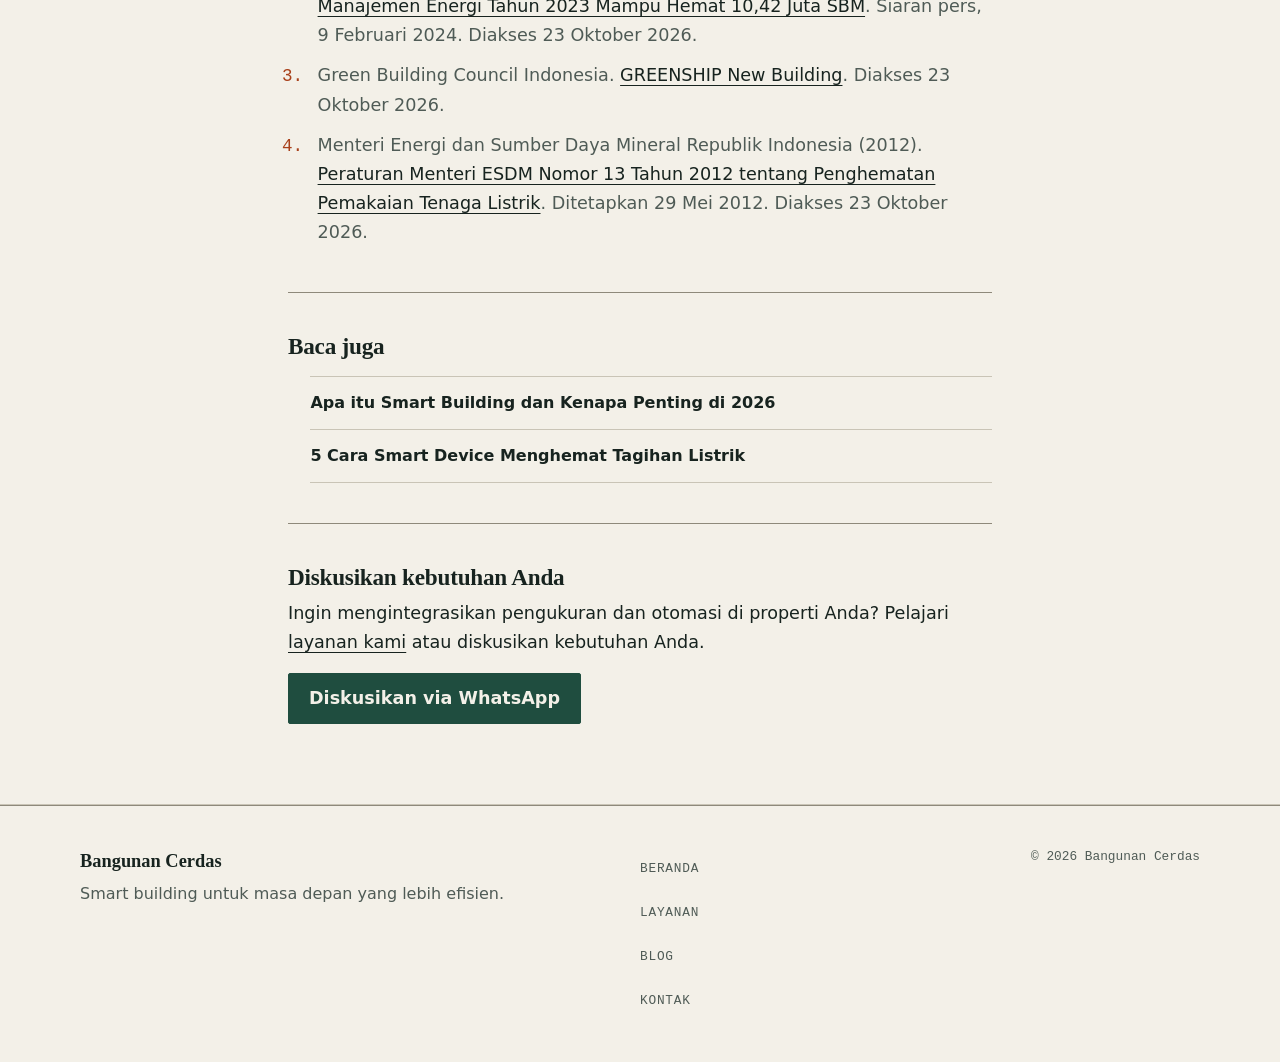
<file: blog/tren-green-building-di-indonesia.html>
<!doctype html>
<html lang="id" class="no-js">
<head>
  <meta charset="UTF-8" />
  <meta name="viewport" content="width=device-width, initial-scale=1.0" />
  <title>Tren Green Building di Indonesia | Bangunan Cerdas</title>
  <meta name="description" content="Arah regulasi dan sertifikasi green building di Indonesia: Permen PUPR 21/2021, manajemen energi, GREENSHIP, dan peran sistem pengukuran." />
  <link rel="canonical" href="https://bangunancerdas.github.io/blog/tren-green-building-di-indonesia.html" />
  <meta property="og:title" content="Tren Green Building di Indonesia" />
  <meta property="og:description" content="Regulasi, sertifikasi, dan peran sistem pengukuran pada bangunan hijau di Indonesia." />
  <meta property="og:type" content="article" />
  <meta property="og:url" content="https://bangunancerdas.github.io/blog/tren-green-building-di-indonesia.html" />
  <meta property="og:site_name" content="Bangunan Cerdas" />
  <meta property="og:locale" content="id_ID" />
  <meta property="og:image" content="https://bangunancerdas.github.io/assets/og-image.png" />
  <meta property="og:image:width" content="1200" />
  <meta property="og:image:height" content="630" />
  <meta property="og:image:alt" content="Logo dan nama Bangunan Cerdas: smart building dan smart home" />
  <meta name="twitter:card" content="summary_large_image" />
  <meta name="theme-color" content="#17231f" />
  <link rel="icon" type="image/svg+xml" href="/assets/logo/logo-light.svg" media="(prefers-color-scheme: light)" />
  <link rel="icon" type="image/svg+xml" href="/assets/logo/logo-dark.svg" media="(prefers-color-scheme: dark)" />
  <script>
    (function () {
      var theme = 'light';
      var stored = null;
      try { stored = localStorage.getItem('theme'); } catch (e) {}
      if (stored === 'light' || stored === 'dark') {
        theme = stored;
      } else {
        try { if (window.matchMedia('(prefers-color-scheme: dark)').matches) theme = 'dark'; } catch (e) {}
      }
      document.documentElement.classList.add('theme-' + theme);
      document.documentElement.classList.remove('no-js');
    })();
  </script>
  <link rel="stylesheet" href="/styles.css" />
  <script type="application/ld+json">
  {
    "@context": "https://schema.org",
    "@type": "BlogPosting",
    "headline": "Tren Green Building di Indonesia",
    "description": "Arah regulasi dan sertifikasi green building di Indonesia: Permen PUPR 21/2021, manajemen energi, GREENSHIP, dan peran sistem pengukuran.",
    "inLanguage": "id",
    "url": "https://bangunancerdas.github.io/blog/tren-green-building-di-indonesia.html",
    "mainEntityOfPage": {
      "@type": "WebPage",
      "@id": "https://bangunancerdas.github.io/blog/tren-green-building-di-indonesia.html"
    },
    "publisher": {
      "@type": "Organization",
      "name": "Bangunan Cerdas",
      "url": "https://bangunancerdas.github.io/",
      "logo": {
        "@type": "ImageObject",
        "url": "https://bangunancerdas.github.io/assets/logo/logo-light.svg"
      }
    }
  }
  </script>
</head>
<body>
  <header class="site-header">
    <div class="container nav-wrap">
      <a class="brand" href="/" aria-label="Beranda Bangunan Cerdas">
        <img class="logo logo-light" src="/assets/logo/logo-light.svg" alt="Logo Bangunan Cerdas" width="40" height="40" />
        <img class="logo logo-dark" src="/assets/logo/logo-dark.svg" alt="Logo Bangunan Cerdas" width="40" height="40" />
        <span>Bangunan Cerdas</span>
      </a>
      <button id="theme-toggle" class="btn btn-outline" type="button" aria-label="Ubah mode warna"></button>
    </div>
  </header>
  <main class="section">
    <article class="container article" data-track-article>
      <p class="label"><a href="/#blog">← Kembali ke daftar blog</a></p>
      <p class="kicker">Blog · Bangunan Cerdas</p>
      <h1>Tren Green Building di Indonesia</h1>
      <p class="summary">Artikel ini merangkum arah green building di Indonesia berdasarkan dokumen resmi: peraturan menteri tentang bangunan gedung hijau, kewajiban manajemen energi, dan sertifikasi GREENSHIP, serta menjelaskan peran sistem pengukuran dan otomasi dan batasannya.</p>
      <h2>Dari anjuran menjadi standar teknis</h2>
      <p>Pijakan utama saat ini adalah Peraturan Menteri PUPR Nomor 21 Tahun 2021 tentang Penilaian Kinerja Bangunan Gedung Hijau, ditetapkan 31 Maret 2021 untuk melaksanakan Pasal 123 Peraturan Pemerintah Nomor 16 Tahun 2021.<sup><a class="cite" href="#ref-1" aria-label="Referensi 1">[1]</a></sup> Peraturan ini mendefinisikan Bangunan Gedung Hijau sebagai bangunan yang memenuhi standar teknis dan memiliki kinerja terukur secara signifikan dalam penghematan energi, air, dan sumber daya lainnya.<sup><a class="cite" href="#ref-1" aria-label="Referensi 1">[1]</a></sup></p>
      <p>Prinsipnya tidak hanya soal energi. Pasal 3 memuat antara lain pengurangan penggunaan sumber daya (<em>reduce</em>), penggunaan kembali (<em>reuse</em>), daur ulang (<em>recycle</em>), mitigasi risiko keselamatan, kesehatan, dan perubahan iklim, serta orientasi pada siklus hidup bangunan.<sup><a class="cite" href="#ref-1" aria-label="Referensi 1">[1]</a></sup> Standar teknisnya berlaku pada lima tahap: pemrograman, perencanaan teknis, pelaksanaan konstruksi, pemanfaatan, dan pembongkaran.<sup><a class="cite" href="#ref-1" aria-label="Referensi 1">[1]</a></sup></p>
      <h2>Siapa yang wajib, siapa yang disarankan</h2>
      <p>Pasal 2 membagi pemenuhan standar menjadi kategori wajib (<em>mandatory</em>) dan disarankan (<em>recommended</em>). Kategori wajib mencakup, misalnya, bangunan kelas 6, 7, dan 8 di atas empat lantai dengan luas lantai paling sedikit 5.000 m², bangunan kelas 9a dengan luas di atas 20.000 m², dan bangunan kelas 9b di atas 10.000 m². Bangunan lain, termasuk rumah tinggal, masuk kategori disarankan.<sup><a class="cite" href="#ref-1" aria-label="Referensi 1">[1]</a></sup></p>
      <p>Peraturan itu juga mengharuskan penyedia jasa melibatkan tenaga ahli bangunan gedung hijau yang bersertifikat atau yang telah mengikuti pelatihan penilaian kinerja.<sup><a class="cite" href="#ref-1" aria-label="Referensi 1">[1]</a></sup> Untuk keperluan formal, periksa status terkini peraturan ini di basis data JDIH Kementerian PU, karena kami hanya memeriksa teks versi 2021.</p>
      <h2>Kewajiban manajemen energi</h2>
      <p>Selain peraturan bangunan, Peraturan Pemerintah Nomor 33 Tahun 2023 tentang Konservasi Energi mewajibkan manajemen energi bagi pengguna energi di atas ambang tertentu. Menurut siaran pers Kementerian ESDM, ambangnya 500 TOE per tahun untuk sektor bangunan, 4.000 TOE untuk industri dan transportasi, dan 6.000 TOE untuk penyedia energi. Kewajibannya meliputi manajer energi bersertifikat, program konservasi, audit energi oleh auditor bersertifikat, pelaksanaan rekomendasi audit, dan pelaporan.<sup><a class="cite" href="#ref-2" aria-label="Referensi 2">[2]</a></sup></p>
      <p>Untuk tahun 2023, ESDM mencatat 410 entitas melaporkan pelaksanaan manajemen energi, termasuk 79 bangunan, dengan total penghematan 10,42 juta setara barel minyak atau 1,73 persen dari konsumsi 602 juta setara barel minyak.<sup><a class="cite" href="#ref-2" aria-label="Referensi 2">[2]</a></sup> Angka itu dilaporkan entitas dan dirangkum ESDM; kami tidak memverifikasi metodologi pengukurannya, sehingga sebaiknya dibaca sebagai gambaran umum.</p>
      <h2>Jalur sertifikasi: GREENSHIP</h2>
      <p>Di luar kewajiban hukum, Green Building Council Indonesia menjalankan sistem sertifikasi GREENSHIP. Untuk bangunan baru, penilaiannya mencakup enam kategori: pengembangan tapak yang tepat, efisiensi dan konservasi energi, konservasi air, sumber dan siklus material, kesehatan dan kenyamanan dalam ruang, serta manajemen bangunan dan lingkungan.<sup><a class="cite" href="#ref-3" aria-label="Referensi 3">[3]</a></sup> Efisiensi energi hanyalah salah satu kategori, sehingga bangunan dengan sistem otomasi yang canggih belum tentu menang pada kategori lain.</p>
      <h2>Di mana peran sistem pengukuran dan otomasi</h2>
      <p>Definisi "kinerja terukur" menjadikan data sebagai inti. Meter energi, sub-meter per sistem, dan dasbor memungkinkan pemilik membuktikan perubahan konsumsi, mendeteksi pemborosan, dan menyiapkan data bagi audit atau pelaporan. Otomasi kemudian menjalankan langkah-langkah yang sudah terbukti masuk akal, seperti mematikan AC di ruangan kosong yang juga tercantum dalam Peraturan Menteri ESDM Nomor 13 Tahun 2012 untuk gedung pemerintah.<sup><a class="cite" href="#ref-4" aria-label="Referensi 4">[4]</a></sup></p>
      <p>Batasannya perlu jelas. Sistem pengukuran dan otomasi menyempurnakan bangunan yang desainnya baik; ia tidak menggantikan keputusan desain, material, atau pengelolaan air. Bangunan tidak otomatis menjadi "hijau" hanya karena memasang perangkat pintar.</p>
      <h2>Apa artinya bagi pemilik bangunan</h2>
      <ul>
        <li>Periksa dulu apakah bangunan Anda masuk kategori wajib berdasarkan kelas, jumlah lantai, dan luasnya.</li>
        <li>Jika penggunaan energi bangunan mendekati ambang manajemen energi, tanyakan kewajiban pelaporannya kepada konsultan atau auditor energi bersertifikat.</li>
        <li>Mulailah dengan pengukuran, karena data adalah dasar untuk audit, sertifikasi, maupun otomasi.</li>
        <li>Libatkan tenaga ahli bangunan gedung hijau untuk keputusan desain dan penilaian formal.</li>
      </ul>
      <p>Kami tidak menyajikan statistik jumlah bangunan hijau di Indonesia karena tidak menemukan sumber primer yang dapat kami verifikasi untuk angka tersebut.</p>
      <section class="references" aria-labelledby="referensi">
        <h2 id="referensi">Referensi</h2>
        <ol>
          <li id="ref-1">Menteri Pekerjaan Umum dan Perumahan Rakyat Republik Indonesia (2021). <a href="https://peraturan.bpk.go.id/Download/211361/Permen%20PUPR_21_2021.pdf" target="_blank" rel="noopener noreferrer">Peraturan Menteri PUPR Nomor 21 Tahun 2021 tentang Penilaian Kinerja Bangunan Gedung Hijau</a>. Ditetapkan 31 Maret 2021, diundangkan 1 April 2021. Diakses 23 Oktober 2026.</li>
          <li id="ref-2">Kementerian Energi dan Sumber Daya Mineral (2024). <a href="https://www.esdm.go.id/id/media-center/arsip-berita/implementasi-manajemen-energi-tahun-2023-mampu-hemat-1042-juta-sbm-" target="_blank" rel="noopener noreferrer">Implementasi Manajemen Energi Tahun 2023 Mampu Hemat 10,42 Juta SBM</a>. Siaran pers, 9 Februari 2024. Diakses 23 Oktober 2026.</li>
          <li id="ref-3">Green Building Council Indonesia. <a href="https://gbcindonesia.org/greens/new" target="_blank" rel="noopener noreferrer">GREENSHIP New Building</a>. Diakses 23 Oktober 2026.</li>
          <li id="ref-4">Menteri Energi dan Sumber Daya Mineral Republik Indonesia (2012). <a href="https://jdih.esdm.go.id/storage/document/Permen%20ESDM%2013%202012.pdf" target="_blank" rel="noopener noreferrer">Peraturan Menteri ESDM Nomor 13 Tahun 2012 tentang Penghematan Pemakaian Tenaga Listrik</a>. Ditetapkan 29 Mei 2012. Diakses 23 Oktober 2026.</li>
        </ol>
      </section>
      <section class="article-more" aria-labelledby="baca-juga">
        <h2 id="baca-juga">Baca juga</h2>
        <ul class="spec-list">
          <li><a href="/blog/apa-itu-smart-building-dan-kenapa-penting-di-2026.html">Apa itu Smart Building dan Kenapa Penting di 2026</a></li>
          <li><a href="/blog/5-cara-smart-device-menghemat-tagihan-listrik.html">5 Cara Smart Device Menghemat Tagihan Listrik</a></li>
        </ul>
      </section>
      <section class="article-cta" aria-labelledby="diskusi">
        <h2 id="diskusi">Diskusikan kebutuhan Anda</h2>
        <p>Ingin mengintegrasikan pengukuran dan otomasi di properti Anda? Pelajari <a href="/#layanan">layanan kami</a> atau diskusikan kebutuhan Anda.</p>
        <p><a class="btn btn-primary" href="https://wa.me/6289680858462?text=Halo%20Bangunan%20Cerdas%2C%20saya%20membaca%20artikel%20%22Tren%20Green%20Building%20di%20Indonesia%22%20dan%20ingin%20berdiskusi%20tentang%20kebutuhan%20saya." target="_blank" rel="noopener noreferrer" data-track="whatsapp_click" data-cta-id="article-footer">Diskusikan via WhatsApp</a></p>
      </section>
    </article>
  </main>
  <footer class="site-footer">
    <div class="container footer-grid">
      <div>
        <p class="footer-brand">Bangunan Cerdas</p>
        <p class="muted">Smart building untuk masa depan yang lebih efisien.</p>
      </div>
      <nav aria-label="Navigasi footer">
        <ul>
          <li><a href="/">Beranda</a></li>
          <li><a href="/#layanan">Layanan</a></li>
          <li><a href="/#blog">Blog</a></li>
          <li><a href="/#kontak">Kontak</a></li>
        </ul>
      </nav>
      <p class="muted copy">© <span id="year"></span> Bangunan Cerdas</p>
    </div>
  </footer>
  <script src="/script.js" defer></script>
  <script src="/analytics.js" defer></script>
</body>
</html>
</file>
<file: styles.css>
/* Bangunan Cerdas — "gambar teknik": kertas, tinta, garis hairline, satu aksen tembaga. */
:root {
  --paper: #f3f0e8;
  --surface: #eae6db;
  --ink: #17231f;
  --muted: #4f5b56;
  --rule: #c9c4b6;
  --rule-strong: #8e897b;
  --accent: #a8401a;
  --action: #1f4d3f;
  --action-ink: #f3f0e8;

  --font-serif: "Iowan Old Style", "Palatino Linotype", Palatino, "Book Antiqua", Georgia, serif;
  --font-sans: system-ui, -apple-system, "Segoe UI", Roboto, "Helvetica Neue", Arial, sans-serif;
  --font-mono: ui-monospace, "SF Mono", SFMono-Regular, Menlo, Consolas, "Liberation Mono", monospace;

  --space-1: .25rem; --space-2: .5rem; --space-3: 1rem; --space-4: 1.5rem;
  --space-5: 2.5rem; --space-6: 4rem; --space-7: 6rem;
  --radius: 2px;

  /* alias lama, dipakai komponen yang belum didesain ulang */
  --bg: var(--paper); --text: var(--ink); --border: var(--rule);
  --primary: var(--accent); --primary-strong: var(--action); --btn-text: var(--action-ink);
}

:root.theme-dark {
  --paper: #0f1714;
  --surface: #17211d;
  --ink: #e9e5da;
  --muted: #a3aea8;
  --rule: #2b3933;
  --rule-strong: #5b6a63;
  --accent: #e58a5b;
  --action: #e9e5da;
  --action-ink: #0f1714;
}

* { box-sizing: border-box; }
html, body { margin: 0; padding: 0; }
html { scroll-behavior: smooth; scroll-padding-top: 5rem; }
body {
  font-family: var(--font-sans);
  background: var(--paper);
  color: var(--ink);
  line-height: 1.65;
  -webkit-text-size-adjust: 100%;
}
h1, h2, h3 { font-family: var(--font-serif); font-weight: 600; line-height: 1.15; margin: 0; letter-spacing: -.01em; }
h1 { font-size: clamp(2rem, 5.2vw, 3.5rem); }
h2 { font-size: clamp(1.5rem, 3vw, 2.1rem); }
h3 { font-size: 1.2rem; }
p { margin: 0 0 var(--space-3); }
a { color: inherit; text-decoration-thickness: 1px; text-underline-offset: .2em; }
a:hover { color: var(--accent); }
.container { width: min(1120px, 100% - 2.5rem); margin: 0 auto; }
.mono, .kicker, .label { font-family: var(--font-mono); font-size: .78rem; letter-spacing: .06em; text-transform: uppercase; }
.kicker { color: var(--accent); margin: 0 0 var(--space-3); }
.label { color: var(--muted); }

/* ---------- header ---------- */
.site-header { position: sticky; top: 0; z-index: 10; background: var(--paper); border-bottom: 1px solid var(--rule-strong); }
.nav-wrap { display: flex; align-items: center; justify-content: space-between; gap: var(--space-3); padding: .5rem 0; }
.brand { display: inline-flex; align-items: center; gap: .65rem; min-height: 44px; font-family: var(--font-serif); font-size: 1.15rem; font-weight: 700; text-decoration: none; }
.brand:hover { color: inherit; }
.logo { display: none; border-radius: var(--radius); }
.theme-light .logo-light, .theme-dark .logo-dark, .no-js .logo-light { display: inline-block; }
nav ul { list-style: none; display: flex; gap: var(--space-4); margin: 0; padding: 0; }
nav a {
  display: inline-flex; align-items: center; justify-content: center; min-height: 44px; min-width: 44px;
  font-family: var(--font-mono); font-size: .8rem; letter-spacing: .06em; text-transform: uppercase;
  color: var(--muted); text-decoration: none;
}
nav a:hover { color: var(--ink); text-decoration: underline; text-underline-offset: .4em; }

/* tombol mode warna: ikon setengah-isi digambar dengan CSS, tanpa emoji */
#theme-toggle {
  position: relative; width: 44px; height: 44px; padding: 0; cursor: pointer;
  border: 1px solid var(--rule-strong); border-radius: var(--radius); background: transparent; color: var(--ink);
}
#theme-toggle::before {
  content: ""; position: absolute; inset: 12px; border: 1.5px solid currentColor; border-radius: 50%;
  background: linear-gradient(90deg, currentColor 50%, transparent 50%);
}
#theme-toggle:hover { border-color: var(--accent); color: var(--accent); }

/* ---------- tombol & tautan aksi ---------- */
.btn {
  display: inline-flex; align-items: center; justify-content: center; text-align: center; gap: .5rem;
  min-height: 44px; min-width: 44px; padding: .65rem 1.25rem;
  font: inherit; font-weight: 600; cursor: pointer; text-decoration: none;
  border: 1px solid var(--action); border-radius: var(--radius);
}
.btn-primary { background: var(--action); color: var(--action-ink); }
.btn-primary:hover { background: transparent; color: var(--action); }
.btn-outline { background: transparent; color: var(--ink); border-color: var(--rule-strong); }
.btn-outline:hover { border-color: var(--accent); color: var(--accent); }
.link-arrow { display: inline-block; padding: .8rem 0 .35rem; font-weight: 600; text-decoration: none; border-bottom: 1px solid currentColor; }
.link-arrow::after { content: "→"; margin-left: .5rem; }
.link-arrow:hover { color: var(--accent); }
.cta-row { display: flex; gap: var(--space-4); flex-wrap: wrap; align-items: center; margin-top: var(--space-4); }

a:focus-visible, button:focus-visible, input:focus-visible, textarea:focus-visible {
  outline: 3px solid var(--accent); outline-offset: 3px;
}

/* ---------- hero ---------- */
.hero { padding: var(--space-6) 0 var(--space-6); border-bottom: 1px solid var(--rule-strong); }
.hero-grid { display: grid; grid-template-columns: minmax(0, 1.05fr) minmax(0, 1fr); gap: var(--space-6); align-items: center; }
.hero h1 { margin-bottom: var(--space-4); }
.hero .lead { font-size: 1.15rem; max-width: 52ch; color: var(--muted); }
.drawing { margin: 0; color: var(--ink); }
.drawing svg { display: block; width: 100%; height: auto; }
.drawing .line { fill: none; stroke: currentColor; stroke-width: 1.4; stroke-linejoin: miter; }
.drawing .fine { fill: none; stroke: currentColor; stroke-width: .8; opacity: .55; }
.drawing .node { fill: var(--paper); stroke: var(--accent); stroke-width: 1.6; }
.drawing .node-n { fill: var(--accent); font: 700 13px var(--font-mono); text-anchor: middle; dominant-baseline: central; }
.drawing figcaption { margin-top: var(--space-3); padding-top: var(--space-2); border-top: 1px solid var(--rule-strong); }
.legend { list-style: none; margin: var(--space-2) 0 0; padding: 0; display: grid; grid-template-columns: repeat(2, minmax(0, 1fr)); gap: .15rem var(--space-4); font-size: .9rem; color: var(--muted); }
.legend b { font-family: var(--font-mono); color: var(--accent); margin-right: .5rem; }

/* ---------- ritme section: label + judul di kiri, isi di kanan ---------- */
.section { padding: var(--space-6) 0; border-bottom: 1px solid var(--rule); }
.split { display: grid; grid-template-columns: minmax(0, 4fr) minmax(0, 8fr); gap: var(--space-5); }
.section-head { position: sticky; top: 5.5rem; align-self: start; }
.section-head .label { margin: 0 0 var(--space-2); color: var(--accent); }
.prose { max-width: 62ch; }
.lead-in { font-family: var(--font-serif); font-size: 1.35rem; line-height: 1.45; }
.rows .row { display: grid; grid-template-columns: minmax(0, 2fr) minmax(0, 3fr); gap: var(--space-4); padding: var(--space-3) 0; border-top: 1px solid var(--rule-strong); }
.rows .row:last-child { border-bottom: 1px solid var(--rule-strong); }
.rows h3, .rows p { margin: 0; }
.rows p { color: var(--muted); }
.services { display: grid; grid-template-columns: repeat(2, minmax(0, 1fr)); gap: 0; border-top: 1px solid var(--rule-strong); }
.service { padding: var(--space-4) var(--space-4) var(--space-4) 0; }
.service + .service { padding: var(--space-4) 0 var(--space-4) var(--space-4); border-left: 1px solid var(--rule); }
.code { color: var(--accent); margin: 0 0 var(--space-2); }
.service h3 { margin-bottom: var(--space-2); }
.spec-list { list-style: none; margin: var(--space-3) 0; padding: 0; }
.spec-list li { padding: .5rem 0; border-top: 1px solid var(--rule); }
.spec-list li:last-child { border-bottom: 1px solid var(--rule); }
.notice { margin: 0 0 var(--space-4); padding: var(--space-3); border: 1px solid var(--rule-strong); border-left: 4px solid var(--accent); background: var(--surface); }
.portfolio-list { border-top: 1px solid var(--rule-strong); }
.portfolio-item { display: grid; grid-template-columns: 4rem minmax(0, 1fr) minmax(0, 16rem); gap: var(--space-4); align-items: start; padding: var(--space-3) 0; border-bottom: 1px solid var(--rule); }
.portfolio-item .code { margin: .3rem 0 0; }
.portfolio-item h3 { margin-bottom: var(--space-1); }
.portfolio-item p { margin: 0; }
.portfolio-item .label { margin-bottom: var(--space-1); }
.row-side { display: grid; justify-items: start; }

/* ---------- blog (beranda) ---------- */
.post-list { list-style: none; margin: var(--space-4) 0 0; padding: 0; border-top: 1px solid var(--rule-strong); }
.post { padding: var(--space-3) 0; border-bottom: 1px solid var(--rule); }
.post h3 { margin-bottom: var(--space-1); }
.post h3 a { display: inline-block; padding: .7rem 0; text-decoration: none; }
.post h3 a:hover { text-decoration: underline; }
.post p { margin: 0; color: var(--muted); max-width: 60ch; }
.post:first-child { padding: var(--space-4) 0; }
.post:first-child h3 { font-size: clamp(1.5rem, 3vw, 2rem); }

/* ---------- kontak ---------- */
.contact { background: var(--surface); }
.facts { display: grid; grid-template-columns: repeat(auto-fit, minmax(14rem, 1fr)); gap: var(--space-3); margin: var(--space-4) 0 0; padding-top: var(--space-3); border-top: 1px solid var(--rule-strong); }
.facts dt { margin-bottom: var(--space-1); }
.facts dd { margin: 0; }
.mono-num { font-family: var(--font-mono); font-size: 1.15rem; }

/* ---------- artikel & 404 ---------- */
.article { max-width: 44rem; }
.article h1 { margin-bottom: var(--space-4); }
.article p, .article li { font-size: 1.1rem; }
.article ol { padding-left: 1.4rem; }
.article ol li { padding: .35rem 0 .35rem .25rem; }
.article ol li::marker { font-family: var(--font-mono); color: var(--accent); }
.article-more, .article-cta { margin-top: var(--space-5); padding-top: var(--space-3); border-top: 1px solid var(--rule-strong); }
.article-more h2, .article-cta h2 { font-size: 1.3rem; margin-bottom: var(--space-2); }
.article-more .spec-list li { font-size: 1rem; }
.article-more a { display: inline-block; padding: .6rem 0; text-decoration: none; font-weight: 600; }
.article-more a:hover { text-decoration: underline; }
.notfound { max-width: 40rem; padding: var(--space-5) 0; }
.notfound h1 { margin-bottom: var(--space-3); }

/* ---------- pola konten artikel: ringkasan, contoh ilustratif, sitasi, referensi ---------- */
.article h2 { margin: var(--space-5) 0 var(--space-2); font-size: 1.45rem; }
.article h2:first-of-type { margin-top: var(--space-4); }
.summary { padding-left: var(--space-3); border-left: 4px solid var(--accent); font-family: var(--font-serif); font-size: 1.2rem; line-height: 1.5; }
.article ul { padding-left: 1.4rem; }
.article li { padding: .2rem 0; }
.disclosure { padding: var(--space-3); border: 1px solid var(--rule-strong); background: var(--surface); font-size: 1rem; }
.illustrative { margin: var(--space-4) 0; padding: var(--space-3); border: 1px dashed var(--rule-strong); background: var(--surface); }
.illustrative p { font-size: 1rem; }
.illustrative > :last-child { margin-bottom: 0; }
.illustrative .label { margin: 0 0 var(--space-2); color: var(--accent); }
sup:has(> .cite) { line-height: 0; }
.cite { font-family: var(--font-mono); font-size: .8em; text-decoration: none; color: var(--accent); padding: 0 .1em; }
.cite:hover { text-decoration: underline; }
.references { margin-top: var(--space-5); padding-top: var(--space-3); border-top: 1px solid var(--rule-strong); }
.references h2 { margin-top: 0; }
.references ol { padding-left: 1.6rem; font-size: .95rem; color: var(--muted); }
.references li { padding: .35rem 0; overflow-wrap: anywhere; }
.references li::marker { font-family: var(--font-mono); color: var(--accent); }
.references li:target { outline: 2px solid var(--accent); outline-offset: 2px; }
.references a { color: var(--ink); }

/* ---------- footer ---------- */
.site-footer { border-top: 1px solid var(--rule-strong); padding: var(--space-5) 0; }
.footer-grid { display: grid; grid-template-columns: minmax(0, 2fr) minmax(0, 1fr) minmax(0, 1fr); gap: var(--space-4); align-items: start; }
.footer-brand { font-family: var(--font-serif); font-size: 1.15rem; font-weight: 700; margin: 0 0 var(--space-1); }
.muted { color: var(--muted); margin: 0; }
.site-footer nav ul { flex-direction: column; gap: 0; }
.site-footer nav a { justify-content: flex-start; }
.copy { font-family: var(--font-mono); font-size: .8rem; text-align: right; }

@media (max-width: 820px) {
  html { scroll-padding-top: 1rem; }
  .site-header { position: static; }
  .nav-wrap { flex-wrap: wrap; }
  .site-header nav { order: 3; width: 100%; }
  .site-header nav ul { overflow-x: auto; gap: var(--space-2); padding-bottom: .25rem; scrollbar-width: thin; }
  nav a { white-space: nowrap; padding: 0 .5rem; }
  .hero { padding: var(--space-5) 0; }
  .hero-grid { grid-template-columns: minmax(0, 1fr); gap: var(--space-5); }
  .section { padding: var(--space-5) 0; }
  .split { grid-template-columns: minmax(0, 1fr); gap: var(--space-3); }
  .section-head { position: static; }
  .rows .row { grid-template-columns: minmax(0, 1fr); gap: var(--space-1); }
  .services { grid-template-columns: minmax(0, 1fr); }
  .service, .service + .service { padding: var(--space-4) 0; border-left: 0; }
  .service + .service { border-top: 1px solid var(--rule); }
  .portfolio-item { grid-template-columns: minmax(0, 1fr); gap: var(--space-2); }
  .footer-grid { grid-template-columns: minmax(0, 1fr); }
  .copy { text-align: left; }
}

@media (prefers-reduced-motion: reduce) {
  *, *::before, *::after { animation: none !important; transition: none !important; scroll-behavior: auto !important; }
}
</file>
